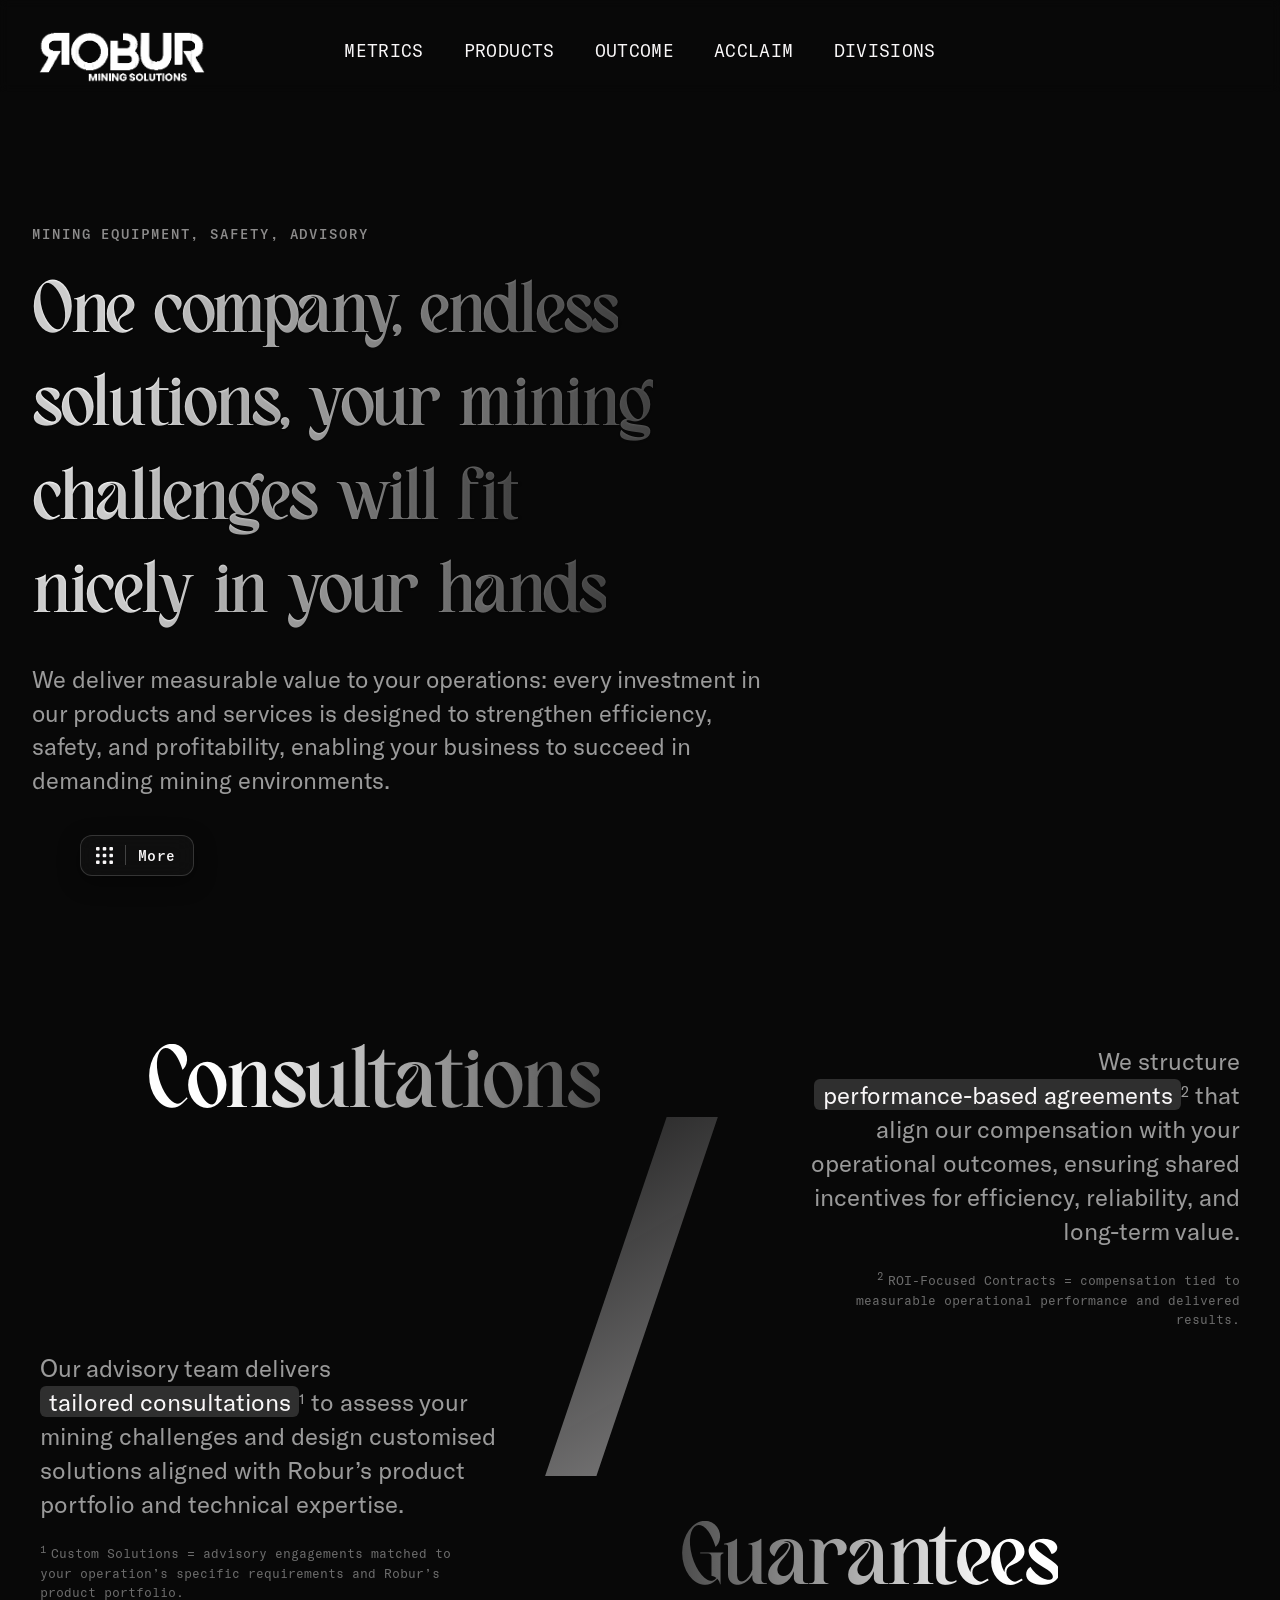
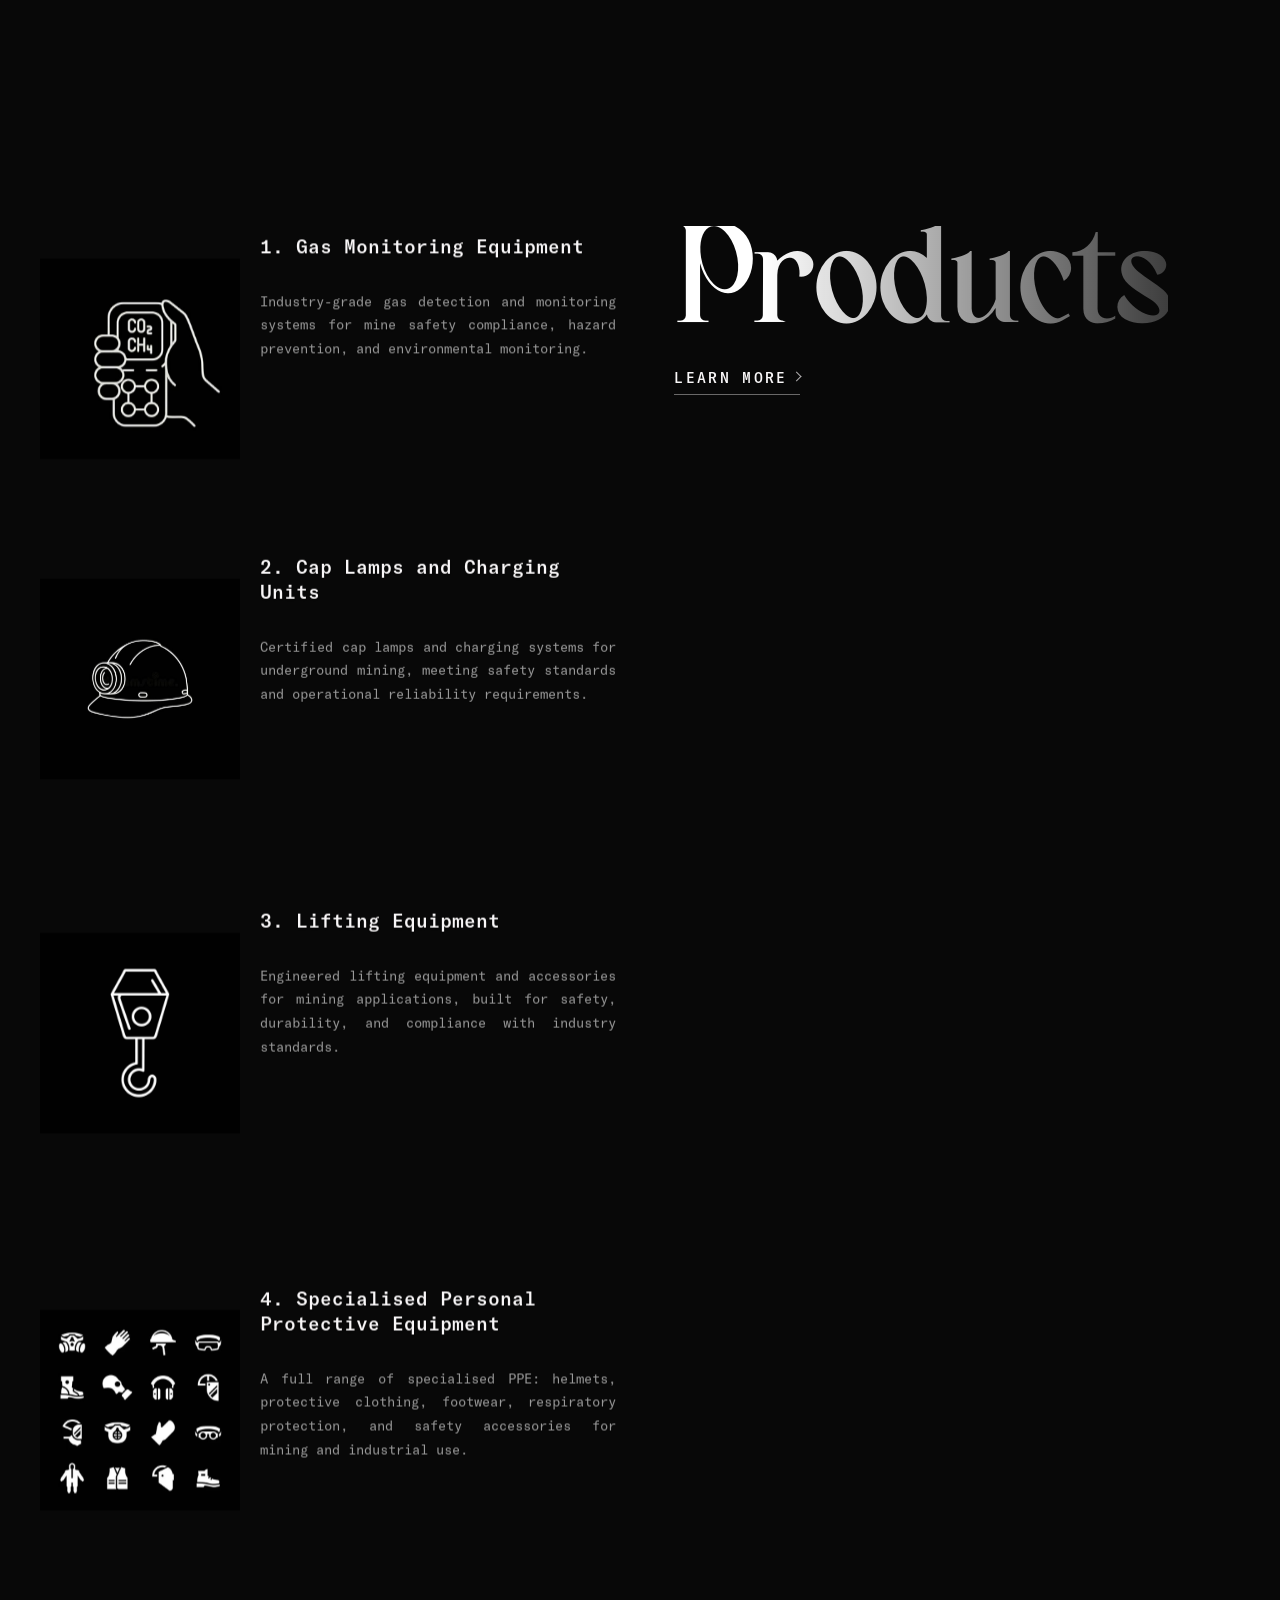
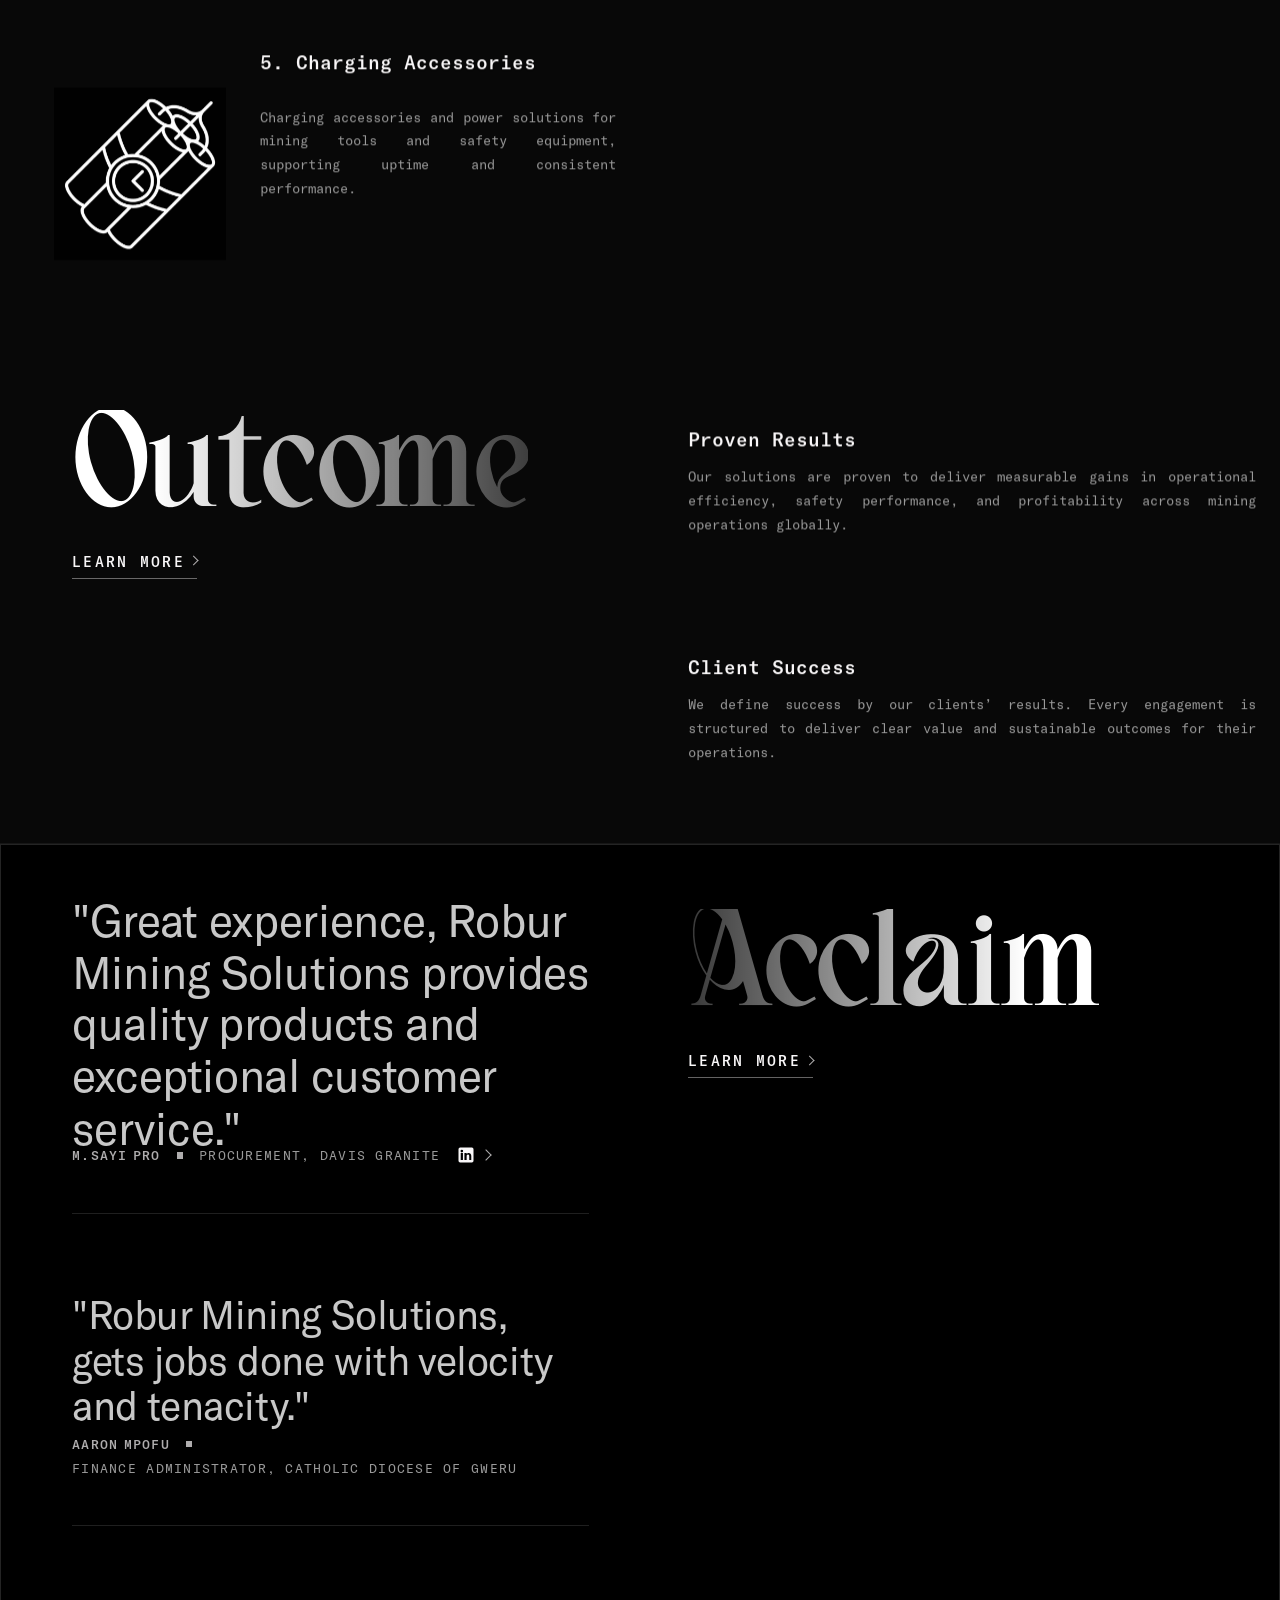
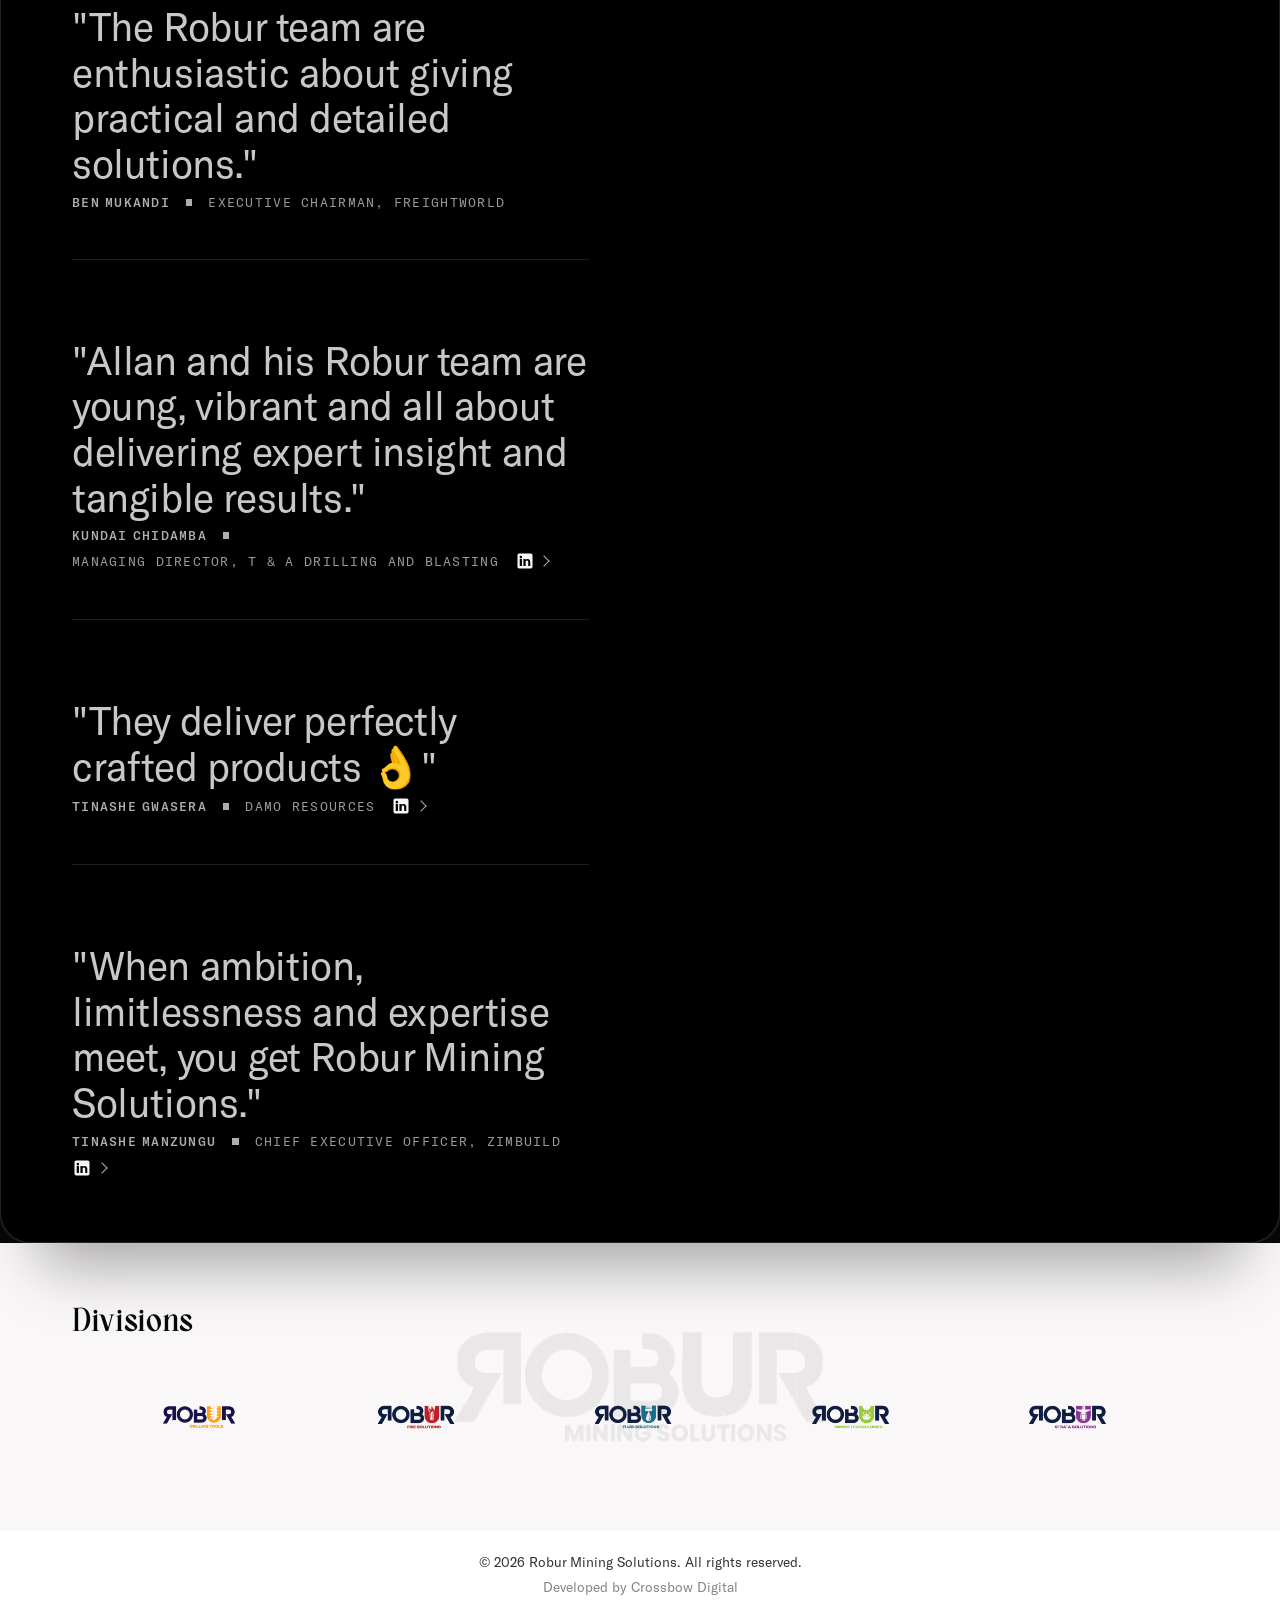
<file: index.html>
<!DOCTYPE html>
<html lang="en">
<head>
    <meta charset="UTF-8">
    <meta name="viewport" content="width=device-width, initial-scale=1.0">
    <meta name="description" content="Robur Mining Solutions delivers mining equipment, safety systems, and advisory services, backed by performance guarantees and tailored support for the Zimbabwean mining sector.">
    <meta name="keywords" content="mining solutions, drilling tools, fire solutions, fluid solutions, mining technologies, strata solutions, PPE safety">
    <meta name="author" content="Robur Mining Solutions">
    <meta name="copyright" content="© 2026 Robur Mining Solutions">
    <meta name="robots" content="index, follow">
    <meta name="theme-color" content="#000000">
    <meta name="apple-mobile-web-app-capable" content="yes">
    <meta name="apple-mobile-web-app-status-bar-style" content="black-translucent">
    <meta name="apple-mobile-web-app-title" content="Robur Mining">
    <meta name="msapplication-TileColor" content="#000000">
    <meta name="msapplication-config" content="none">
    <link rel="canonical" href="https://roburmining.com/">

    <!-- Open Graph -->
    <meta property="og:type" content="website">
    <meta property="og:site_name" content="Robur Mining Solutions">
    <meta property="og:title" content="Robur Mining Solutions, Mining equipment, safety & advisory for Zimbabwe">
    <meta property="og:description" content="One company, endless solutions. Robur delivers mining equipment, safety systems, and advisory services, backed by performance guarantees and tailored support for the Zimbabwean mining sector.">
    <meta property="og:url" content="https://roburmining.com/">
    <meta property="og:image" content="https://roburmining.com/images/final-logo.png">

    <!-- Twitter -->
    <meta name="twitter:card" content="summary_large_image">
    <meta name="twitter:title" content="Robur Mining Solutions, Mining equipment, safety & advisory for Zimbabwe">
    <meta name="twitter:description" content="One company, endless solutions. Mining equipment, safety systems, and advisory services for the Zimbabwean mining sector.">
    <meta name="twitter:image" content="https://roburmining.com/images/final-logo.png">

    <script type="application/ld+json">
    {"@context":"https://schema.org","@graph":[{"@type":["Organization","LocalBusiness"],"name":"Robur Mining Solutions","description":"Mining equipment, safety systems, and advisory services for the Zimbabwean mining sector.","url":"https://roburmining.com/","logo":"https://roburmining.com/images/final-logo.png","foundingDate":"2021","areaServed":"ZW","address":{"@type":"PostalAddress","addressCountry":"ZW","addressRegion":"Midlands","addressLocality":"Gweru"},"copyrightHolder":{"@type":"Organization","name":"Robur Mining Solutions"},"copyrightYear":2026},{"@type":"WebSite","name":"Robur Mining Solutions","url":"https://roburmining.com/","publisher":{"@type":"Organization","name":"Robur Mining Solutions"}}]}
    </script>

    <title>Robur Mining Solutions, Mining Equipment, Safety & Advisory | Zimbabwe</title>
    <link rel="preconnect" href="https://fonts.googleapis.com">
    <link rel="preconnect" href="https://fonts.gstatic.com" crossorigin>
    <link rel="stylesheet" href="web-styles.css?v=8">
    <link rel="preload" as="image" href="images/final-logo.png" fetchpriority="high">
    <link rel="preload" as="style" href="https://fonts.googleapis.com/css2?family=Inter:wght@400;500;600;700;800&display=swap" onload="this.onload=null;this.rel='stylesheet'">
    <noscript><link rel="stylesheet" href="https://fonts.googleapis.com/css2?family=Inter:wght@400;500;600;700;800&display=swap"></noscript>
    
    <!-- Inline fallback styles to ensure black background works -->
    <style>
        /* Critical fallback styles - these will work even if external CSS fails */
        html, body {
            background: #080808 !important;
            background-color: #080808 !important;
            color: #f9f7f8 !important;
            margin: 0 !important;
            padding: 0 !important;
        }

        /* Headings/labels stay light; body paragraphs use beginner.app grey */
        h1, h2, h3, h4, h5, h6, a {
            color: #f9f7f8 !important;
        }
        p {
            color: #9a9a9a !important;
        }

        /* Keep dark section backgrounds predictable */
        .hero, .metrics-section, .products-section, .outcome-section, .acclaim-section {
            background: #080808 !important;
        }

        /* Hero headline left-aligned (not centred) */
        #home.hero {
            justify-content: flex-start !important;
        }
        #home.hero .hero-content {
            text-align: left !important;
        }
        #home.hero .hero-title {
            text-align: left !important;
            align-items: flex-start !important;
            font-weight: 400 !important;
        }
        
        /* Mobile fallback styles */
        @media (max-width: 768px) {
            .hero {
                padding: 132px 1.25rem 20px 1.25rem !important;
                min-height: 100vh !important;
                align-items: stretch !important;
                justify-content: flex-start !important;
            }
            
            .hero-title {
                font-size: 3rem !important;
                font-weight: 400 !important;
                text-align: left !important;
            }
            
            .hero-subtitle {
                font-size: 1.15rem !important;
                line-height: 1.4 !important;
                text-align: left !important;
                text-shadow: 0 1px 1px rgba(0, 0, 0, 0.15) !important;
            }
            
            .divisions-grid {
                grid-template-columns: 1fr !important;
                gap: 1rem !important;
            }
        }
    </style>
</head>
<body>
    <video class="background-refractions" autoplay loop muted playsinline preload="none" title="Background video, © Robur Mining Solutions" aria-label="Background video, © Robur Mining Solutions">
        <source src="images/refractions.mp4" type="video/mp4">
        <!-- Fallback: use main logo animation if refractions video cannot be played -->
        <source src="images/logo1.mp4" type="video/mp4">
    </video>

    <!-- Navigation - Top Bar -->
    <nav class="main-nav">
        <div class="nav-container">
            <div class="nav-logo">
                <a href="#home" class="logo-home" aria-label="Robur Mining Solutions, home">
                    <img src="images/robur-logo-white.png" alt="Robur Mining Solutions" class="logo-image" fetchpriority="high" decoding="async" loading="eager">
                </a>
            </div>
            <div class="nav-links">
                <a href="#metrics" class="nav-link">Metrics</a>
                <a href="#products" class="nav-link">Products</a>
                <a href="#outcome" class="nav-link">Outcome</a>
                <a href="#acclaim" class="nav-link">Acclaim</a>
                <a href="#divisions" class="nav-link">Divisions</a>
            </div>
        </div>
    </nav>

    <!-- Hero Section - Beginner.app Clone -->
    <section id="home" class="hero">
        <div class="hero-content">
            <p class="hero-eyebrow">MINING EQUIPMENT, SAFETY, ADVISORY</p>
            <h1 class="hero-title">
                <span class="title-line"><span class="tl-inner">One company, endless</span></span>
                <span class="title-line"><span class="tl-inner">solutions, your mining</span></span>
                <span class="title-line"><span class="tl-inner">challenges will fit</span></span>
                <span class="title-line"><span class="tl-inner">nicely in your hands</span></span>
            </h1>
            <p class="hero-subtitle">We deliver measurable value to your operations: every investment in our products and services is designed to strengthen efficiency, safety, and profitability, enabling your business to succeed in demanding mining environments.</p>
        </div>
    </section>

    <!-- Metrics Section - beginner.app diagonal split -->
    <section id="metrics" class="metrics-section">
        <div class="metrics-beginner">
            <span class="metrics-slash" aria-hidden="true">/</span>

            <div class="metric-block metric-left fade-in stagger-1">
                <div class="metric-word-wrap"><span class="metric-word">Consultations</span></div>
                <div class="metric-copy">
                    <p class="metric-text">Our advisory team delivers <span class="metric-highlight">tailored consultations</span><sup>1</sup> to assess your mining challenges and design customised solutions aligned with Robur’s product portfolio and technical expertise.</p>
                    <p class="metric-note"><sup>1</sup>Custom Solutions = advisory engagements matched to your operation’s specific requirements and Robur’s product portfolio.</p>
                </div>
            </div>

            <div class="metric-block metric-right fade-in stagger-2">
                <div class="metric-copy">
                    <p class="metric-text">We structure <span class="metric-highlight">performance-based agreements</span><sup>2</sup> that align our compensation with your operational outcomes, ensuring shared incentives for efficiency, reliability, and long-term value.</p>
                    <p class="metric-note"><sup>2</sup>ROI-Focused Contracts = compensation tied to measurable operational performance and delivered results.</p>
                </div>
                <div class="metric-word-wrap metric-word-wrap--right"><span class="metric-word">Guarantees</span></div>
            </div>
        </div>
    </section>

    <!-- Products Section - Sidebar branding + floating product rows (no card chrome) -->
    <section id="products" class="products-section">
        <div class="container">
            <div class="sideways-section">
                <aside class="products-sidebar-video fade-in">
                    <div class="section-word-wrap">
                        <span class="section-word">Products</span>
                        <a href="drilling-tools.html" class="section-learn-more">Learn More</a>
                    </div>
                </aside>
                <div class="content-area">
                    <div class="products-content-layered">
                        <div class="product-item">
                            <div class="section-float">
                            <img src="images/gas monitoring.jpeg" alt="Gas Monitoring Equipment" class="product-image" loading="lazy" decoding="async">
                            <div class="product-text">
                                <h4 class="product-title">Gas Monitoring Equipment</h4>
                                <p class="product-description">Industry-grade gas detection and monitoring systems for mine safety compliance, hazard prevention, and environmental monitoring.</p>
                            </div>
                            </div>
                        </div>
                        <div class="product-item">
                            <div class="section-float">
                            <img src="images/cap lamps.jpeg" alt="Cap Lamps and Charging Units" class="product-image" loading="lazy" decoding="async">
                            <div class="product-text">
                                <h4 class="product-title">Cap Lamps and Charging Units</h4>
                                <p class="product-description">Certified cap lamps and charging systems for underground mining, meeting safety standards and operational reliability requirements.</p>
                            </div>
                            </div>
                        </div>
                        <div class="product-item">
                            <div class="section-float">
                            <img src="images/lifting equipment.jpeg" alt="Lifting Equipment" class="product-image" loading="lazy" decoding="async">
                            <div class="product-text">
                                <h4 class="product-title">Lifting Equipment</h4>
                                <p class="product-description">Engineered lifting equipment and accessories for mining applications, built for safety, durability, and compliance with industry standards.</p>
                            </div>
                            </div>
                        </div>
                        <div class="product-item">
                            <div class="section-float">
                            <img src="images/specialised ppe.jpeg" alt="Specialised Personal Protective Equipment" class="product-image" loading="lazy" decoding="async">
                            <div class="product-text">
                                <h4 class="product-title">Specialised Personal Protective Equipment</h4>
                                <p class="product-description">A full range of specialised PPE: helmets, protective clothing, footwear, respiratory protection, and safety accessories for mining and industrial use.</p>
                            </div>
                            </div>
                        </div>
                        <div class="product-item">
                            <div class="section-float">
                            <img src="images/charging accessories.jpeg" alt="Charging Accessories" class="product-image" loading="lazy" decoding="async">
                            <div class="product-text">
                                <h4 class="product-title">Charging Accessories</h4>
                                <p class="product-description">Charging accessories and power solutions for mining tools and safety equipment, supporting uptime and consistent performance.</p>
                            </div>
                            </div>
                        </div>
                    </div>
                </div>
            </div>
        </div>
    </section>

    <!-- Outcome, same grid as Acclaim: visual + CTA column (left), copy column (right); section name via aria-label only (avoids duplicating artwork text) -->
    <section id="outcome" class="outcome-section" aria-label="Outcome">
        <div class="container outcome-beginner-inner">
            <div class="outcome-showcase-component outcome-word-left">
                <div class="outcome-showcase-copy-col">
                    <div class="outcome-content-layered outcome-content-layered--beginner">
                        <div class="outcome-item fade-in stagger-1">
                            <div class="section-float">
                                <h3 class="outcome-title">Proven Results</h3>
                                <p class="outcome-description">Our solutions are proven to deliver measurable gains in operational efficiency, safety performance, and profitability across mining operations globally.</p>
                            </div>
                        </div>
                        <div class="outcome-item fade-in stagger-2">
                            <div class="section-float">
                                <h3 class="outcome-title">Client Success</h3>
                                <p class="outcome-description">We define success by our clients’ results. Every engagement is structured to deliver clear value and sustainable outcomes for their operations.</p>
                            </div>
                        </div>
                    </div>
                </div>
                <aside class="outcome-showcase-visual-col fade-in">
                    <div class="section-word-wrap">
                        <span class="section-word">Outcome</span>
                        <a href="about.html" class="section-learn-more">Learn More</a>
                    </div>
                </aside>
            </div>
        </div>
    </section>

    <!-- Acclaim, Beginner.app-style: quotes column + sticky title / branding / CTA -->
    <section id="acclaim" class="acclaim-section">
        <div class="acclaim-beginner-panel">
            <div class="container acclaim-beginner-inner">
                <div class="acclaim-quotes-component">
                    <div class="acclaim-quotes-left">
                        <div class="acclaim-quote-list" role="list">
                            <article class="acclaim-quote-item fade-in stagger-1" role="listitem">
                                <blockquote class="acclaim-quote-text">"Great experience, Robur Mining Solutions provides quality products and exceptional customer service."</blockquote>
                                <div class="acclaim-quote-spacer" aria-hidden="true"></div>
                                <div class="acclaim-quote-meta">
                                    <div class="acclaim-quote-name">
                                        <span class="acclaim-name-part">M.Sayi</span>
                                        <span class="acclaim-name-part">Pro</span>
                                    </div>
                                    <span class="acclaim-quote-divider" aria-hidden="true"></span>
                                    <p class="acclaim-quote-credits">Procurement, Davis Granite</p>
                                    <a href="https://www.linkedin.com/in/sayilinkedin" class="acclaim-social" target="_blank" rel="noopener noreferrer" aria-label="Melusi Sayi on LinkedIn">
                                        <svg viewBox="0 0 24 24" fill="currentColor" aria-hidden="true"><path d="M19 3a2 2 0 0 1 2 2v14a2 2 0 0 1-2 2H5a2 2 0 0 1-2-2V5a2 2 0 0 1 2-2h14zM8.34 9.5H5.67V18h2.67V9.5zM7.01 5.75a1.55 1.55 0 1 0 0 3.1 1.55 1.55 0 0 0 0-3.1zM18.34 18v-4.67c0-2.5-1.35-3.66-3.13-3.66-1.43 0-2.07.79-2.43 1.35V9.5h-2.67V18h2.67v-4.4c0-1.16.22-2.29 1.66-2.29 1.41 0 1.43 1.33 1.43 2.37V18h2.5z"/></svg>
                                    </a>
                                </div>
                            </article>
                            <article class="acclaim-quote-item fade-in stagger-2" role="listitem">
                                <blockquote class="acclaim-quote-text">"Robur Mining Solutions, gets jobs done with velocity and tenacity."</blockquote>
                                <div class="acclaim-quote-spacer" aria-hidden="true"></div>
                                <div class="acclaim-quote-meta">
                                    <div class="acclaim-quote-name">
                                        <span class="acclaim-name-part">Aaron</span>
                                        <span class="acclaim-name-part">MPOFU</span>
                                    </div>
                                    <span class="acclaim-quote-divider" aria-hidden="true"></span>
                                    <p class="acclaim-quote-credits">Finance Administrator, Catholic Diocese of Gweru</p>
                                </div>
                            </article>
                            <article class="acclaim-quote-item fade-in stagger-3" role="listitem">
                                <blockquote class="acclaim-quote-text">"The Robur team are enthusiastic about giving practical and detailed solutions."</blockquote>
                                <div class="acclaim-quote-spacer" aria-hidden="true"></div>
                                <div class="acclaim-quote-meta">
                                    <div class="acclaim-quote-name">
                                        <span class="acclaim-name-part">Ben</span>
                                        <span class="acclaim-name-part">Mukandi</span>
                                    </div>
                                    <span class="acclaim-quote-divider" aria-hidden="true"></span>
                                    <p class="acclaim-quote-credits">Executive Chairman, Freightworld</p>
                                </div>
                            </article>
                            <article class="acclaim-quote-item fade-in stagger-4" role="listitem">
                                <blockquote class="acclaim-quote-text">"Allan and his Robur team are young, vibrant and all about delivering expert insight and tangible results."</blockquote>
                                <div class="acclaim-quote-spacer" aria-hidden="true"></div>
                                <div class="acclaim-quote-meta">
                                    <div class="acclaim-quote-name">
                                        <span class="acclaim-name-part">Kundai</span>
                                        <span class="acclaim-name-part">Chidamba</span>
                                    </div>
                                    <span class="acclaim-quote-divider" aria-hidden="true"></span>
                                    <p class="acclaim-quote-credits">Managing Director, T &amp; A Drilling and Blasting</p>
                                    <a href="https://www.linkedin.com/in/kundai-chidamba-b4910b89" class="acclaim-social" target="_blank" rel="noopener noreferrer" aria-label="Kundai Chidamba on LinkedIn">
                                        <svg viewBox="0 0 24 24" fill="currentColor" aria-hidden="true"><path d="M19 3a2 2 0 0 1 2 2v14a2 2 0 0 1-2 2H5a2 2 0 0 1-2-2V5a2 2 0 0 1 2-2h14zM8.34 9.5H5.67V18h2.67V9.5zM7.01 5.75a1.55 1.55 0 1 0 0 3.1 1.55 1.55 0 0 0 0-3.1zM18.34 18v-4.67c0-2.5-1.35-3.66-3.13-3.66-1.43 0-2.07.79-2.43 1.35V9.5h-2.67V18h2.67v-4.4c0-1.16.22-2.29 1.66-2.29 1.41 0 1.43 1.33 1.43 2.37V18h2.5z"/></svg>
                                    </a>
                                </div>
                            </article>
                            <article class="acclaim-quote-item fade-in stagger-5" role="listitem">
                                <blockquote class="acclaim-quote-text">"They deliver perfectly crafted products 👌"</blockquote>
                                <div class="acclaim-quote-spacer" aria-hidden="true"></div>
                                <div class="acclaim-quote-meta">
                                    <div class="acclaim-quote-name">
                                        <span class="acclaim-name-part">Tinashe</span>
                                        <span class="acclaim-name-part">Gwasera</span>
                                    </div>
                                    <span class="acclaim-quote-divider" aria-hidden="true"></span>
                                    <p class="acclaim-quote-credits">Damo Resources</p>
                                    <a href="https://www.linkedin.com/in/tinashe-gwasera-3889b014b" class="acclaim-social" target="_blank" rel="noopener noreferrer" aria-label="Tinashe Gwasera on LinkedIn">
                                        <svg viewBox="0 0 24 24" fill="currentColor" aria-hidden="true"><path d="M19 3a2 2 0 0 1 2 2v14a2 2 0 0 1-2 2H5a2 2 0 0 1-2-2V5a2 2 0 0 1 2-2h14zM8.34 9.5H5.67V18h2.67V9.5zM7.01 5.75a1.55 1.55 0 1 0 0 3.1 1.55 1.55 0 0 0 0-3.1zM18.34 18v-4.67c0-2.5-1.35-3.66-3.13-3.66-1.43 0-2.07.79-2.43 1.35V9.5h-2.67V18h2.67v-4.4c0-1.16.22-2.29 1.66-2.29 1.41 0 1.43 1.33 1.43 2.37V18h2.5z"/></svg>
                                    </a>
                                </div>
                            </article>
                            <article class="acclaim-quote-item fade-in stagger-6" role="listitem">
                                <blockquote class="acclaim-quote-text">"When ambition, limitlessness and expertise meet, you get Robur Mining Solutions."</blockquote>
                                <div class="acclaim-quote-spacer" aria-hidden="true"></div>
                                <div class="acclaim-quote-meta">
                                    <div class="acclaim-quote-name">
                                        <span class="acclaim-name-part">Tinashe</span>
                                        <span class="acclaim-name-part">Manzungu</span>
                                    </div>
                                    <span class="acclaim-quote-divider" aria-hidden="true"></span>
                                    <p class="acclaim-quote-credits">Chief Executive Officer, Zimbuild</p>
                                    <a href="https://www.linkedin.com/in/tinashe-manzungu-473a31152" class="acclaim-social" target="_blank" rel="noopener noreferrer" aria-label="Tinashe Manzungu on LinkedIn">
                                        <svg viewBox="0 0 24 24" fill="currentColor" aria-hidden="true"><path d="M19 3a2 2 0 0 1 2 2v14a2 2 0 0 1-2 2H5a2 2 0 0 1-2-2V5a2 2 0 0 1 2-2h14zM8.34 9.5H5.67V18h2.67V9.5zM7.01 5.75a1.55 1.55 0 1 0 0 3.1 1.55 1.55 0 0 0 0-3.1zM18.34 18v-4.67c0-2.5-1.35-3.66-3.13-3.66-1.43 0-2.07.79-2.43 1.35V9.5h-2.67V18h2.67v-4.4c0-1.16.22-2.29 1.66-2.29 1.41 0 1.43 1.33 1.43 2.37V18h2.5z"/></svg>
                                    </a>
                                </div>
                            </article>
                        </div>
                    </div>
                    <div class="acclaim-quotes-right">
                        <div class="acclaim-quotes-right-inner">
                            <div class="section-word-wrap fade-in">
                                <span class="section-word">Acclaim</span>
                                <a href="about.html" class="section-learn-more">Learn More</a>
                            </div>
                        </div>
                    </div>
                </div>
            </div>
        </div>
    </section>

    <!-- Divisions Section -->
    <section id="divisions" class="divisions-section" style="background: #f9f7f8 !important; background-color: #f9f7f8 !important;">
        <div class="container" style="background: #f9f7f8 !important; background-color: #f9f7f8 !important;">
            <img class="divisions-watermark" src="images/robur-logo-white.png" alt="" aria-hidden="true" decoding="async" loading="lazy">
            <h2 class="divisions-title">Divisions</h2>
            <div class="divisions-grid">
                <a href="drilling-tools.html" class="division-card scale-in stagger-1" data-division="Drilling Tools">
                    <div class="division-logo-container">
                        <img class="division-logo" src="images/robur-drilling-tools.png" alt="Drilling Tools" loading="lazy" decoding="async">
                    </div>
                    <div class="division-overlay">
                        <h3>Drilling Tools</h3>
                        <p>Advanced drilling equipment and solutions</p>
                        <span class="learn-more">Learn More →</span>
                    </div>
                </a>

                <a href="fire-solutions.html" class="division-card scale-in stagger-2" data-division="Fire Solutions">
                    <div class="division-logo-container">
                        <img class="division-logo" src="images/robur-fire-solutions.png" alt="Fire Solutions" loading="lazy" decoding="async">
                    </div>
                    <div class="division-overlay">
                        <h3>Fire Solutions</h3>
                        <p>Comprehensive fire safety systems</p>
                        <span class="learn-more">Learn More →</span>
                    </div>
                </a>

                <a href="fluid-solutions.html" class="division-card scale-in stagger-3" data-division="Fluid Solutions">
                    <div class="division-logo-container">
                        <img class="division-logo" src="images/robur-fluid-solutions.png" alt="Fluid Solutions" loading="lazy" decoding="async">
                    </div>
                    <div class="division-overlay">
                        <h3>Fluid Solutions</h3>
                        <p>Advanced fluid management systems</p>
                        <span class="learn-more">Learn More →</span>
                    </div>
                </a>

                <a href="mining-technologies.html" class="division-card scale-in stagger-4" data-division="Mining Technologies">
                    <div class="division-logo-container">
                        <img class="division-logo" src="images/robur-mining-technologies.png" alt="Mining Technologies" loading="lazy" decoding="async">
                    </div>
                    <div class="division-overlay">
                        <h3>Mining Technologies</h3>
                        <p>Cutting-edge mining innovations</p>
                        <span class="learn-more">Learn More →</span>
                    </div>
                </a>

                <a href="strata-solutions.html" class="division-card scale-in stagger-5" data-division="Strata Solutions">
                    <div class="division-logo-container">
                        <img class="division-logo" src="images/robur-strata-solutions.png" alt="Strata Solutions" loading="lazy" decoding="async">
                    </div>
                    <div class="division-overlay">
                        <h3>Strata Solutions</h3>
                        <p>Geological and strata management</p>
                        <span class="learn-more">Learn More →</span>
                    </div>
                </a>

            </div>
        </div>
    </section>

    

    

    <!-- Floating More Button -->
    <div class="floating-more">
        <button class="floating-more-button" id="floatingMoreButton" aria-label="More">
            <span class="more-grid" aria-hidden="true">
                <svg width="17" height="17" viewBox="0 0 17 17" fill="currentColor" xmlns="http://www.w3.org/2000/svg">
                    <rect x="0" y="0" width="3.6" height="3.6" rx="1"/>
                    <rect x="6.7" y="0" width="3.6" height="3.6" rx="1"/>
                    <rect x="13.4" y="0" width="3.6" height="3.6" rx="1"/>
                    <rect x="0" y="6.7" width="3.6" height="3.6" rx="1"/>
                    <rect x="6.7" y="6.7" width="3.6" height="3.6" rx="1"/>
                    <rect x="13.4" y="6.7" width="3.6" height="3.6" rx="1"/>
                    <rect x="0" y="13.4" width="3.6" height="3.6" rx="1"/>
                    <rect x="6.7" y="13.4" width="3.6" height="3.6" rx="1"/>
                    <rect x="13.4" y="13.4" width="3.6" height="3.6" rx="1"/>
                </svg>
            </span>
            <span class="more-divider" aria-hidden="true"></span>
            <span class="more-text">More</span>
        </button>
        <div class="floating-more-menu" id="floatingMoreMenu">
            <a href="who-we-are.html" class="floating-more-link">Who We Are</a>
            <a href="contacts.html" class="floating-more-link">Contacts</a>
            <a href="investment-opportunities.html" class="floating-more-link">Investment Opportunities</a>
            <div class="more-menu-item">
                <a href="#community" class="floating-more-link">Community</a>
                <div class="more-submenu">
                    <a href="https://www.linkedin.com/company/roburmining/" target="_blank" rel="noopener noreferrer" class="floating-more-sublink">LinkedIn</a>
                    <a href="https://www.facebook.com/share/1BDQdeGoye/" target="_blank" rel="noopener noreferrer" class="floating-more-sublink">Facebook</a>
                    <a href="https://x.com/MiningRobuR" target="_blank" rel="noopener noreferrer" class="floating-more-sublink">Twitter</a>
                </div>
            </div>
        </div>
    </div>

    <!-- Footer -->
    <footer class="main-footer">
        <div class="container">
            <div class="footer-content">
                <div class="footer-copyright">
                    <p>&copy; 2026 Robur Mining Solutions. All rights reserved.</p>
                    <p class="developer-credit">Developed by Crossbow Digital</p>
                </div>
            </div>
        </div>
    </footer>

    <script src="script.js" defer></script>
    <!-- Products/Outcome float: inline so it always runs with this page (not blocked by cached script.js) -->
    <script>
    (function () {
        function startFloatMotion() {
            var nodes = document.querySelectorAll('.products-section .section-float, .outcome-section .section-float');
            if (!nodes.length) return;
            var list = Array.prototype.slice.call(nodes);
            var reduced = window.matchMedia('(prefers-reduced-motion: reduce)').matches;
            var amplitude = reduced ? 10 : 32;
            var speed = reduced ? 0.0007 : 0.0014;
            var t0 = performance.now();
            list.forEach(function (el, i) {
                el.style.willChange = 'transform';
                el.setAttribute('data-ph', String(i * 1.1));
            });
            function tick(now) {
                var t = now - t0;
                list.forEach(function (el) {
                    var ph = parseFloat(el.getAttribute('data-ph') || '0', 10) || 0;
                    var y = amplitude * Math.sin(t * speed + ph);
                    el.style.setProperty('transform', 'translate3d(0, ' + y.toFixed(2) + 'px, 0)', 'important');
                });
                requestAnimationFrame(tick);
            }
            requestAnimationFrame(tick);
        }
        if (document.readyState === 'loading') {
            document.addEventListener('DOMContentLoaded', startFloatMotion);
        } else {
            startFloatMotion();
        }
    })();
    </script>
    
    <script>
        // Adjust speed and force-play background refractions video
        document.addEventListener('DOMContentLoaded', () => {
            const refractionsVideo = document.querySelector('.background-refractions');
            if (refractionsVideo) {
                const setSpeed = () => { refractionsVideo.playbackRate = 1.25; };
                ['loadedmetadata', 'loadeddata', 'canplay'].forEach(evt => {
                    refractionsVideo.addEventListener(evt, setSpeed, { once: true });
                });
                // Fallback in case metadata event was already fired
                setSpeed();
                // Try to explicitly start playback (muted autoplay is usually allowed)
                refractionsVideo.play().catch(() => {});
            }
        });
    </script>

    <script>
        // One continuous sentence per quote: collapse whitespace, strip old line spans, normalize straight quotes.
        function wrapBlockquoteLines() {
            document.querySelectorAll('.acclaim-section blockquote').forEach(function (blockquote) {
                var inner = blockquote.textContent.replace(/\s+/g, ' ').trim();
                inner = inner.replace(/^[\u201c\u201d\u2018\u2019"'„«»]+|[\u201c\u201d\u2018\u2019"'„«»]+$/g, '').trim();
                blockquote.textContent = '"' + inner + '"';
                delete blockquote.dataset.wrapped;
            });
        }
        
        // Wrap blockquotes on page load and resize
        function initBlockquoteWrapping() {
            // Wait a bit to ensure DOM is fully ready
            setTimeout(() => {
                wrapBlockquoteLines();
                // Also run translucency after wrapping to ensure lines are processed
                if (typeof handleScrollTranslucency === 'function') {
                    handleScrollTranslucency();
                }
            }, 100);
        }
        
        if (document.readyState === 'loading') {
            document.addEventListener('DOMContentLoaded', initBlockquoteWrapping);
        } else {
            initBlockquoteWrapping();
        }
        window.addEventListener('resize', () => {
            wrapBlockquoteLines();
            if (typeof handleScrollTranslucency === 'function') {
                handleScrollTranslucency();
            }
        });
        
        // Scroll translucency disabled - keep all content fully visible when scrolling
        function handleScrollTranslucency() {
            document.querySelectorAll('.blockquote-line, .title-line, .hero *, .hero-section *, .metrics-section *, .products-section *, .outcome-section *, .acclaim-section *, .divisions-section *').forEach(el => {
                if (!el.closest('.main-nav') && !el.classList.contains('hero-image')) {
                    el.classList.remove('translucent-text', 'translucent-text-light', 'translucent-text-medium', 'translucent-text-strong');
                    el.style.opacity = '';
                }
            });
            const heroSubtitle = document.querySelector('.hero-subtitle');
            if (heroSubtitle) heroSubtitle.style.opacity = '1';
            return;
            const header = document.querySelector('.main-nav');
            if (!header) return;
            
            const headerHeight = header.offsetHeight;
            const headerRect = header.getBoundingClientRect();
            const headerBottom = headerRect.bottom;
            const headerTop = headerRect.top;
            
            // Get ALL text elements across all sections - process each independently
            // Don't group by section - each element is processed on its own
            // First get blockquote-line elements separately to ensure they're included
            const blockquoteLines = document.querySelectorAll('.acclaim-section .blockquote-line');
            // Get hero title lines separately
            const heroTitleLines = document.querySelectorAll('.hero-title .title-line');
            // Get other text elements - include products section elements specifically
            const allTextElements = document.querySelectorAll('.hero-section h1, .hero-section h2, .hero-section h3, .hero-section h4, .hero-section h5, .hero-section h6, .hero-section p, .hero-section span, .hero-section a, .metrics-section h1, .metrics-section h2, .metrics-section h3, .metrics-section h4, .metrics-section h5, .metrics-section h6, .metrics-section p, .metrics-section span, .metrics-section a, .metrics-section li, .metrics-section td, .metrics-section th, .products-section h1, .products-section h2, .products-section h3, .products-section h4, .products-section h5, .products-section h6, .products-section p, .products-section span, .products-section a, .products-section li, .products-section td, .products-section th, .products-section .product-title, .products-section .product-description, .outcome-section h1, .outcome-section h2, .outcome-section h3, .outcome-section h4, .outcome-section h5, .outcome-section h6, .outcome-section p, .outcome-section span, .outcome-section a, .outcome-section li, .outcome-section td, .outcome-section th, .acclaim-section h1, .acclaim-section h2, .acclaim-section h3, .acclaim-section h4, .acclaim-section h5, .acclaim-section h6, .acclaim-section p, .acclaim-section a, .acclaim-section li, .acclaim-section td, .acclaim-section th, .divisions-section h1, .divisions-section h2, .divisions-section h3, .divisions-section h4, .divisions-section h5, .divisions-section h6, .divisions-section p, .divisions-section span, .divisions-section a, .divisions-section li, .divisions-section td, .divisions-section th, .contact-details-section h1, .contact-details-section h2, .contact-details-section h3, .contact-details-section h4, .contact-details-section h5, .contact-details-section h6, .contact-details-section p, .contact-details-section span, .contact-details-section a, .contact-details-section li, .contact-details-section td, .contact-details-section th');
            
            // Filter out any blockquote-line and title-line elements from allTextElements to avoid duplicates
            // Also filter out container divs and elements without direct text content
            const filteredTextElements = Array.from(allTextElements).filter(el => {
                if (el.classList.contains('blockquote-line')) return false;
                if (el.classList.contains('title-line')) return false;
                if (el.tagName === 'DIV' && !el.textContent.trim()) return false;
                if (el.classList.contains('container') || el.classList.contains('acclaim-grid') || el.classList.contains('acclaim-quote-item')) return false;
                return true;
            });
            
            // Combine blockquote lines, hero title lines, and other elements
            const combinedElements = filteredTextElements.concat(Array.from(blockquoteLines), Array.from(heroTitleLines));
            
            // Process each element completely independently
            combinedElements.forEach(element => {
                    // Skip navigation elements
                    if (element.closest('.main-nav') ||
                        element.closest('.nav-container') ||
                        element.offsetHeight === 0 || // Skip hidden elements
                        element.offsetWidth === 0) {
                        return;
                    }
                    
                    // Skip division logos - they should always be visible
                    if (element.classList.contains('division-logo') ||
                        element.closest('.division-logo-container') ||
                        element.tagName === 'IMG' && element.closest('.division-card')) {
                        element.style.opacity = '1';
                        element.style.visibility = 'visible';
                        return;
                    }
                    
                    // Skip acclaim attribution (Beginner-style meta row)
                    if (element.closest('.acclaim-quote-meta') ||
                        element.classList.contains('acclaim-name-part') ||
                        element.classList.contains('acclaim-quote-credits')) {
                        return;
                    }
                    
                    // Skip acclaim quote item shells
                    if (element.classList.contains('acclaim-quote-item') ||
                        (element.closest('.acclaim-quote-item') && element.tagName === 'DIV' && !element.classList.contains('blockquote-line'))) {
                        return;
                    }
                    
                    // Skip blockquote elements themselves - only process their line children
                    if (element.tagName === 'BLOCKQUOTE' && !element.classList.contains('blockquote-line')) {
                        return;
                    }
                    
                    // Skip large container divs that might cause whole-section blurring
                    if (element.tagName === 'DIV' && 
                        (element.classList.contains('acclaim-grid') || 
                         element.classList.contains('container') ||
                         element.classList.contains('section-header'))) {
                        return;
                    }
                    
                    // Process blockquote lines individually (they're now wrapped in spans)
                    if (element.classList.contains('blockquote-line')) {
                        // This is a line within a blockquote - process it individually
                        const elementRect = element.getBoundingClientRect();
                        const elementTop = elementRect.top;
                        const elementBottom = elementRect.bottom;
                        const elementHeight = elementRect.height;
                        
                        // Remove all translucency classes first
                        element.classList.remove('translucent-text', 'translucent-text-light', 'translucent-text-medium', 'translucent-text-strong');
                        element.style.opacity = '';
                        
                        // Check if this line is entering header
                        const isInHeader = elementTop < headerBottom && elementBottom > headerRect.top;
                        
                        if (isInHeader) {
                            // Calculate overlap with header
                            const overlapTop = Math.max(elementTop, headerRect.top);
                            const overlapBottom = Math.min(elementBottom, headerBottom);
                            const overlapHeight = Math.max(0, overlapBottom - overlapTop);
                            const overlapRatio = overlapHeight / elementHeight;
                            
                            // Calculate distance from header top
                            const distanceFromHeaderTop = elementTop - headerRect.top;
                            const fadeZone = 150;
                            const fadeRatio = Math.min(Math.max(distanceFromHeaderTop / fadeZone, 0), 1);
                            
                            // Apply translucency based on how much is in header
                            const combinedRatio = (overlapRatio + (1 - fadeRatio)) / 2;
                            
                            if (combinedRatio > 0.75) {
                                element.classList.add('translucent-text-strong');
                            } else if (combinedRatio > 0.5) {
                                element.classList.add('translucent-text-medium');
                            } else if (combinedRatio > 0.25) {
                                element.classList.add('translucent-text-light');
                            } else {
                                element.classList.add('translucent-text');
                            }
                        } else if (elementBottom < headerRect.top) {
                            element.style.opacity = '1';
                        } else if (elementTop > headerBottom) {
                            element.style.opacity = '1';
                        }
                        return; // Skip normal processing for blockquote lines
                    }
                    
                    // Get the position of this specific element
                    const elementRect = element.getBoundingClientRect();
                    const elementTop = elementRect.top;
                    const elementBottom = elementRect.bottom;
                    const elementHeight = elementRect.height;
                    
                    // Remove all translucency classes first
                    element.classList.remove('translucent-text', 'translucent-text-light', 'translucent-text-medium', 'translucent-text-strong');
                    element.style.opacity = '';
                    element.style.transition = 'opacity 0.3s ease';
                    
                    // Check if this specific line/element is entering or inside the header area
                    // Element is in header when its top is below header top and its bottom is above header bottom
                    const isInHeader = elementTop < headerBottom && elementBottom > headerTop;
                    
                    if (isInHeader) {
                        // This line is entering/inside header area - make translucent based on its position
                        // Calculate how much of this element is inside the header
                        const overlapTop = Math.max(elementTop, headerTop);
                        const overlapBottom = Math.min(elementBottom, headerBottom);
                        const overlapHeight = Math.max(0, overlapBottom - overlapTop);
                        const overlapRatio = elementHeight > 0 ? overlapHeight / elementHeight : 0;
                        
                        // Calculate distance from header top (for smooth fade effect)
                        const distanceFromHeaderTop = elementTop - headerTop;
                        const fadeZone = 100; // Distance over which translucency fades in (smoother transition)
                        const fadeRatio = Math.min(Math.max(distanceFromHeaderTop / fadeZone, 0), 1);
                        
                        // Calculate how much of the element is actually behind the header
                        const elementCenter = (elementTop + elementBottom) / 2;
                        const isBehindHeader = elementCenter < headerBottom && elementCenter > headerTop;
                        
                        // Apply translucency based on how much is in header and position
                        // More translucent when more of the element is in header
                        const combinedRatio = isBehindHeader ? 
                            Math.max(overlapRatio, 1 - fadeRatio) : 
                            (overlapRatio + (1 - fadeRatio)) / 2;
                        
                        if (combinedRatio > 0.7) {
                            element.classList.add('translucent-text-strong'); // Most translucent (0.3 opacity)
                        } else if (combinedRatio > 0.45) {
                            element.classList.add('translucent-text-medium'); // Medium (0.4 opacity)
                        } else if (combinedRatio > 0.2) {
                            element.classList.add('translucent-text-light'); // Light (0.5 opacity)
                        } else {
                            element.classList.add('translucent-text'); // Slight (0.3 opacity)
                        }
                    } else if (elementBottom < headerTop) {
                        // Element is above header - fully opaque
                        element.style.opacity = '1';
                        element.classList.remove('translucent-text', 'translucent-text-light', 'translucent-text-medium', 'translucent-text-strong');
                    } else if (elementTop > headerBottom) {
                        // Element has passed header from bottom - fully opaque
                        element.style.opacity = '1';
                        element.classList.remove('translucent-text', 'translucent-text-light', 'translucent-text-medium', 'translucent-text-strong');
                    }
            });
        }

        // Function to wrap nav link text into spans for line-by-line translucency
        function wrapNavLinkText() {
            const navLinks = document.querySelectorAll('.main-nav .nav-link');
            navLinks.forEach(navLink => {
                // Check if already wrapped
                if (navLink.dataset.wrapped === 'true') return;
                
                const originalText = navLink.textContent.trim();
                const words = originalText.split(' ');
                
                // Clear and rebuild with wrapped words
                navLink.innerHTML = '';
                words.forEach((word, index) => {
                    const span = document.createElement('span');
                    span.className = 'nav-link-word';
                    span.textContent = word + (index < words.length - 1 ? ' ' : '');
                    navLink.appendChild(span);
                });
                
                navLink.dataset.wrapped = 'true';
            });
        }
        
        // Header translucency disabled - keep nav links fully visible
        function handleHeaderTranslucency() {
            document.querySelectorAll('.main-nav .nav-link-word, .main-nav .nav-link').forEach(el => {
                el.classList.remove('header-translucent', 'header-translucent-light', 'header-translucent-medium', 'header-translucent-strong');
            });
            return;
            const header = document.querySelector('.main-nav');
            if (!header) return;
            
            const headerRect = header.getBoundingClientRect();
            const headerTop = headerRect.top;
            const headerBottom = headerRect.bottom;
            
            // Get all nav link words (wrapped spans) or fallback to nav links
            const navLinkWords = document.querySelectorAll('.main-nav .nav-link-word, .main-nav .nav-link');
            
            // Get all content elements that could be behind the header
            const contentElements = document.querySelectorAll('.metrics-section h1, .metrics-section h2, .metrics-section h3, .metrics-section h4, .metrics-section h5, .metrics-section h6, .metrics-section p, .metrics-section span, .products-section h1, .products-section h2, .products-section h3, .products-section h4, .products-section h5, .products-section h6, .products-section p, .products-section span, .outcome-section h1, .outcome-section h2, .outcome-section h3, .outcome-section h4, .outcome-section h5, .outcome-section h6, .outcome-section p, .outcome-section span, .acclaim-section h1, .acclaim-section h2, .acclaim-section h3, .acclaim-section h4, .acclaim-section h5, .acclaim-section h6, .acclaim-section p, .acclaim-section .blockquote-line, .divisions-section h1, .divisions-section h2, .divisions-section h3, .divisions-section h4, .divisions-section h5, .divisions-section h6, .divisions-section p, .divisions-section span, .contact-details-section h1, .contact-details-section h2, .contact-details-section h3, .contact-details-section h4, .contact-details-section h5, .contact-details-section h6, .contact-details-section p, .contact-details-section span');
            
            navLinkWords.forEach(navElement => {
                const navRect = navElement.getBoundingClientRect();
                const navTop = navRect.top;
                const navBottom = navRect.bottom;
                const navLeft = navRect.left;
                const navRight = navRect.right;
                
                // Check if any content element is behind this nav element
                let hasContentBehind = false;
                let maxOverlap = 0;
                
                contentElements.forEach(element => {
                    // Skip hidden elements
                    if (element.offsetHeight === 0 || element.offsetWidth === 0) return;
                    
                    const elementRect = element.getBoundingClientRect();
                    const elementTop = elementRect.top;
                    const elementBottom = elementRect.bottom;
                    const elementLeft = elementRect.left;
                    const elementRight = elementRect.right;
                    
                    // Check if element overlaps with nav element vertically and horizontally
                    const verticalOverlap = elementTop < navBottom && elementBottom > navTop;
                    const horizontalOverlap = elementLeft < navRight && elementRight > navLeft;
                    
                    if (verticalOverlap && horizontalOverlap) {
                        // Calculate overlap ratio
                        const overlapTop = Math.max(elementTop, navTop);
                        const overlapBottom = Math.min(elementBottom, navBottom);
                        const overlapHeight = Math.max(0, overlapBottom - overlapTop);
                        const navHeight = navBottom - navTop;
                        const overlapRatio = navHeight > 0 ? overlapHeight / navHeight : 0;
                        
                        if (overlapRatio > maxOverlap) {
                            maxOverlap = overlapRatio;
                        }
                        
                        hasContentBehind = true;
                    }
                });
                
                // Apply translucency based on content behind
                navElement.classList.remove('header-translucent', 'header-translucent-light', 'header-translucent-medium', 'header-translucent-strong');
                
                if (hasContentBehind) {
                    if (maxOverlap > 0.75) {
                        navElement.classList.add('header-translucent-strong');
                    } else if (maxOverlap > 0.5) {
                        navElement.classList.add('header-translucent-medium');
                    } else if (maxOverlap > 0.25) {
                        navElement.classList.add('header-translucent-light');
                    } else {
                        navElement.classList.add('header-translucent');
                    }
                }
            });
        }

        // Add scroll event listener with throttling for performance
        let scrollTimeout;
        window.addEventListener('scroll', () => {
            if (scrollTimeout) {
                cancelAnimationFrame(scrollTimeout);
            }
            scrollTimeout = requestAnimationFrame(() => {
                handleScrollTranslucency();
                handleHeaderTranslucency();
            });
        });
        
        // Wrap nav links on page load
        if (document.readyState === 'loading') {
            document.addEventListener('DOMContentLoaded', () => {
                wrapNavLinkText();
                handleScrollTranslucency();
                handleHeaderTranslucency();
            });
        } else {
            wrapNavLinkText();
            handleScrollTranslucency();
            handleHeaderTranslucency();
        }
    </script>

    <script>
        // Highlight active nav link based on scroll position
        function updateActiveNavLink() {
            const sections = document.querySelectorAll('section[id]');
            const navLinks = document.querySelectorAll('.nav-link');
            const scrollPosition = window.scrollY + 150; // Offset for header height

            sections.forEach(section => {
                const sectionTop = section.offsetTop;
                const sectionHeight = section.offsetHeight;
                const sectionId = section.getAttribute('id');

                if (scrollPosition >= sectionTop && scrollPosition < sectionTop + sectionHeight) {
                    navLinks.forEach(link => {
                        link.classList.remove('active');
                        if (link.getAttribute('href') === `#${sectionId}`) {
                            link.classList.add('active');
                        }
                    });
                }
            });

            // Handle home section (at top of page)
            if (scrollPosition < 200) {
                navLinks.forEach(link => {
                    link.classList.remove('active');
                    if (link.getAttribute('href') === '#home') {
                        link.classList.add('active');
                    }
                });
            }
        }

        // Update on scroll
        window.addEventListener('scroll', updateActiveNavLink);
        // Update on page load
        document.addEventListener('DOMContentLoaded', updateActiveNavLink);
    </script>
</body>
</html>
</file>
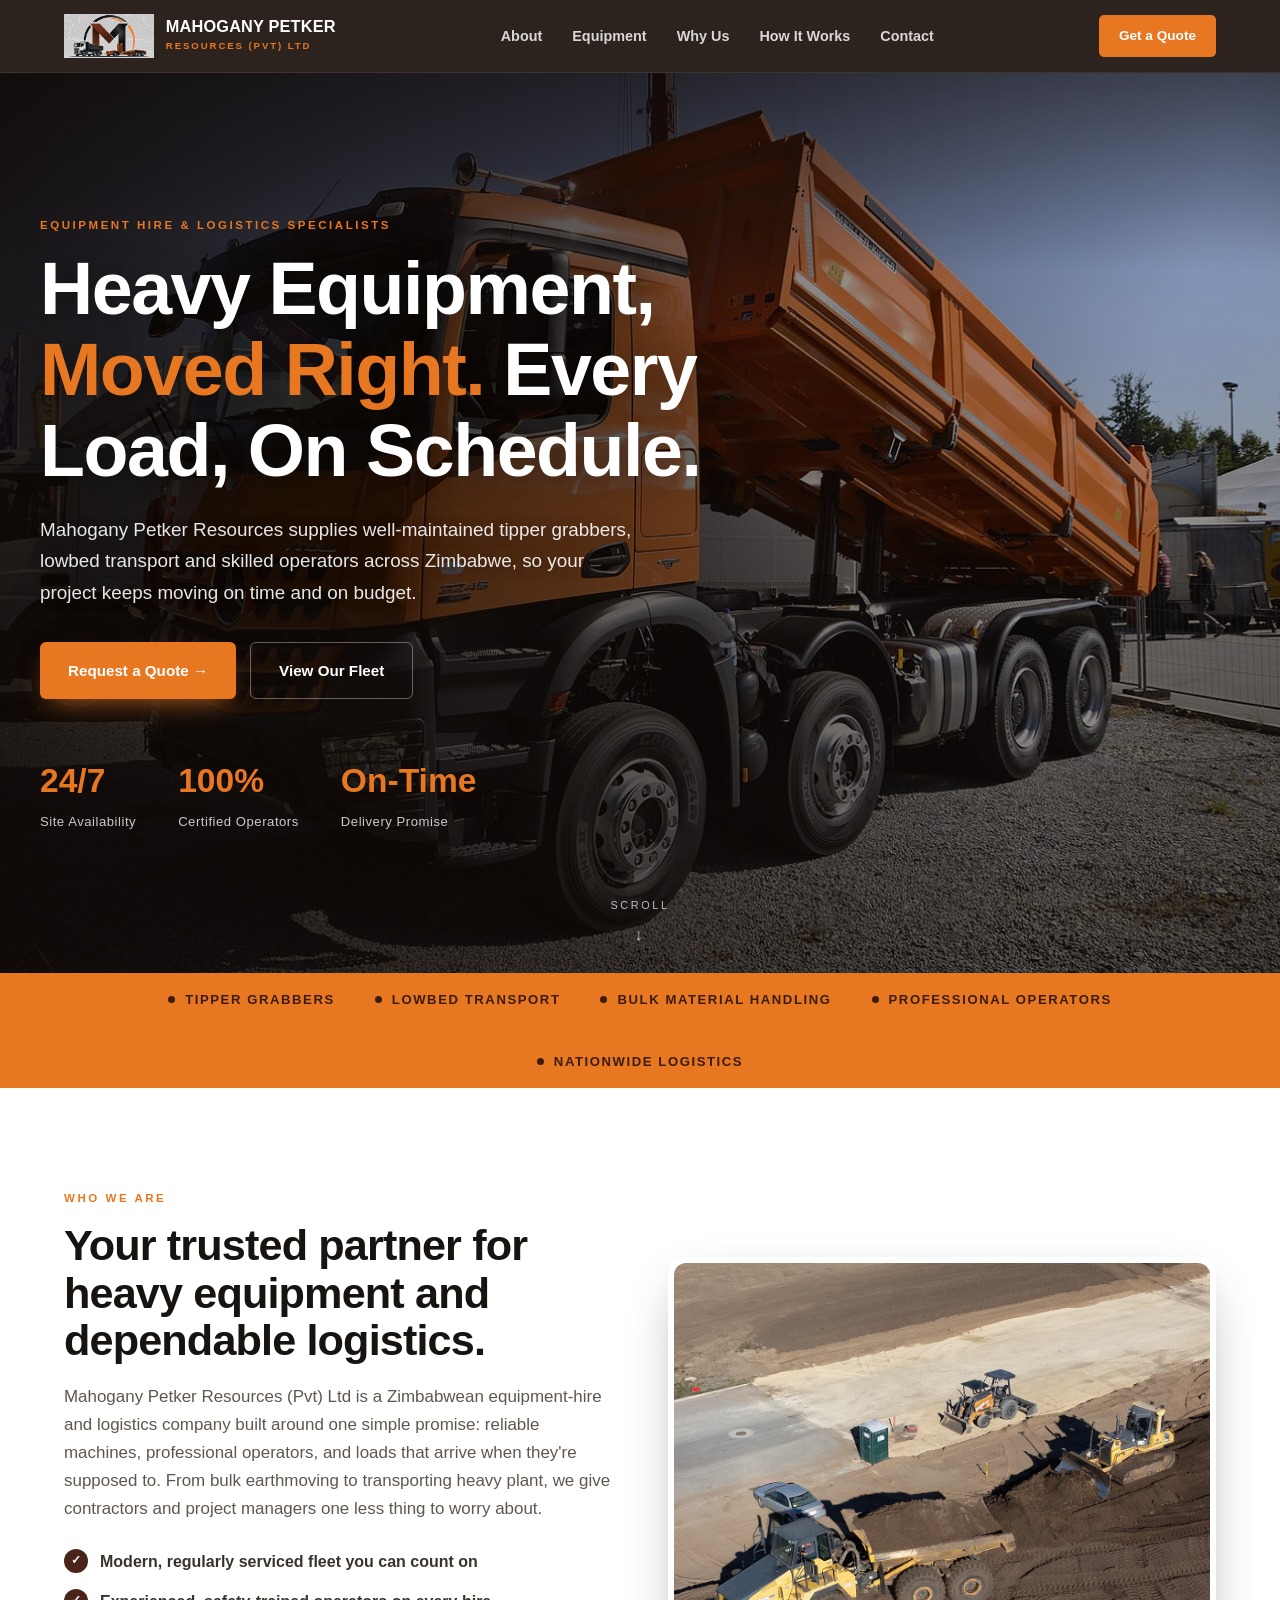
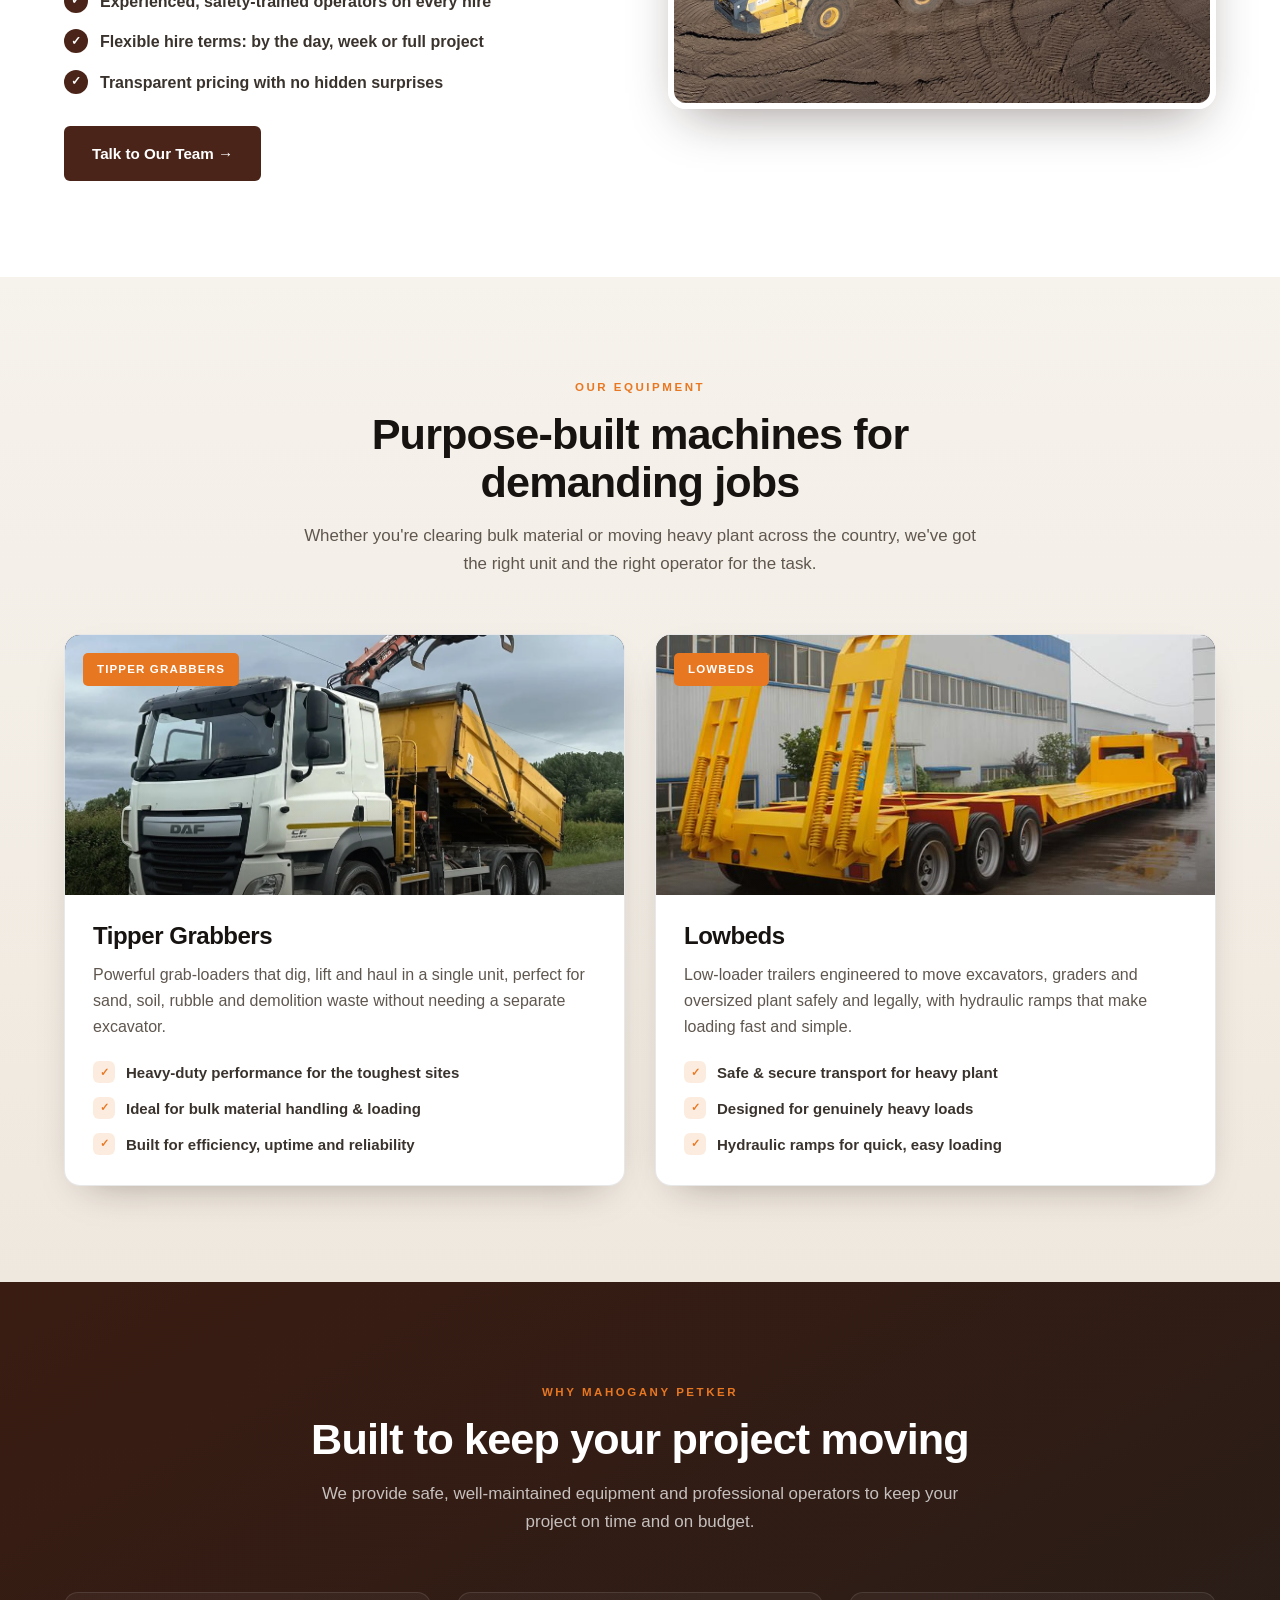
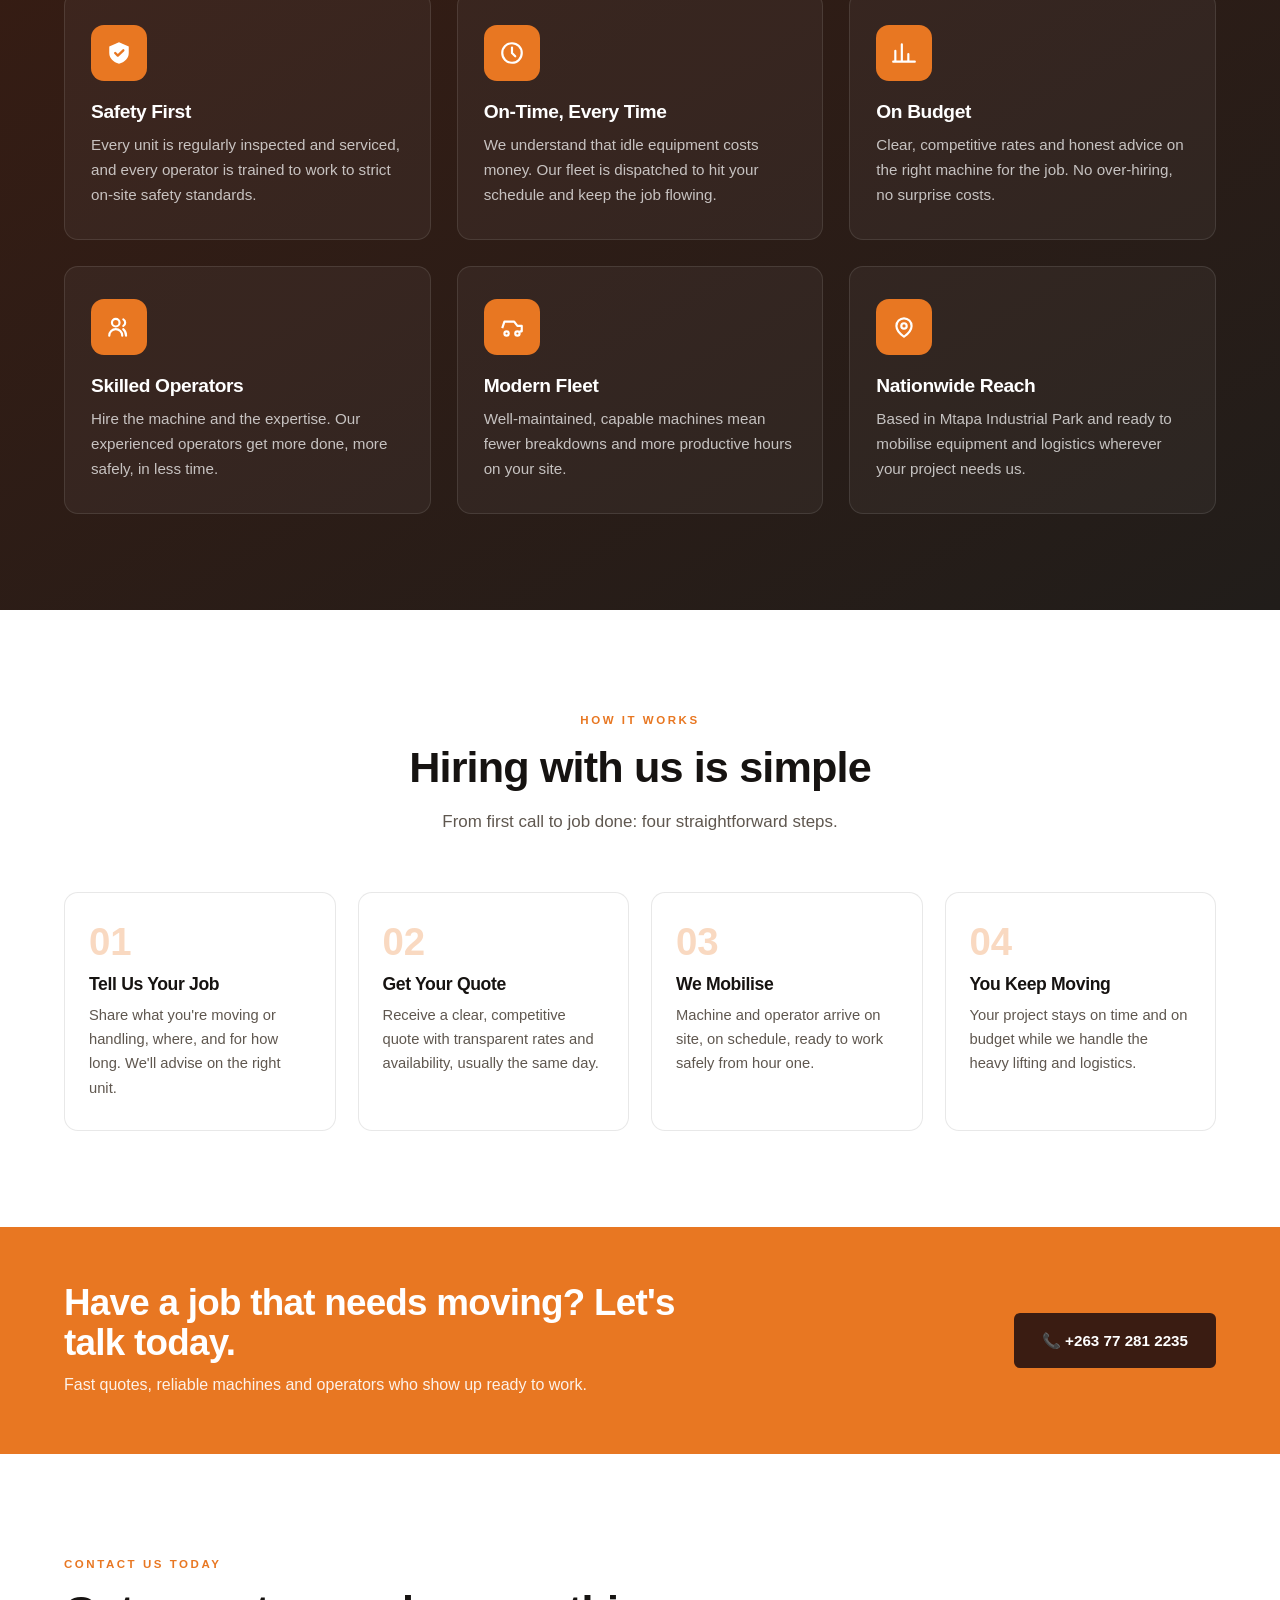
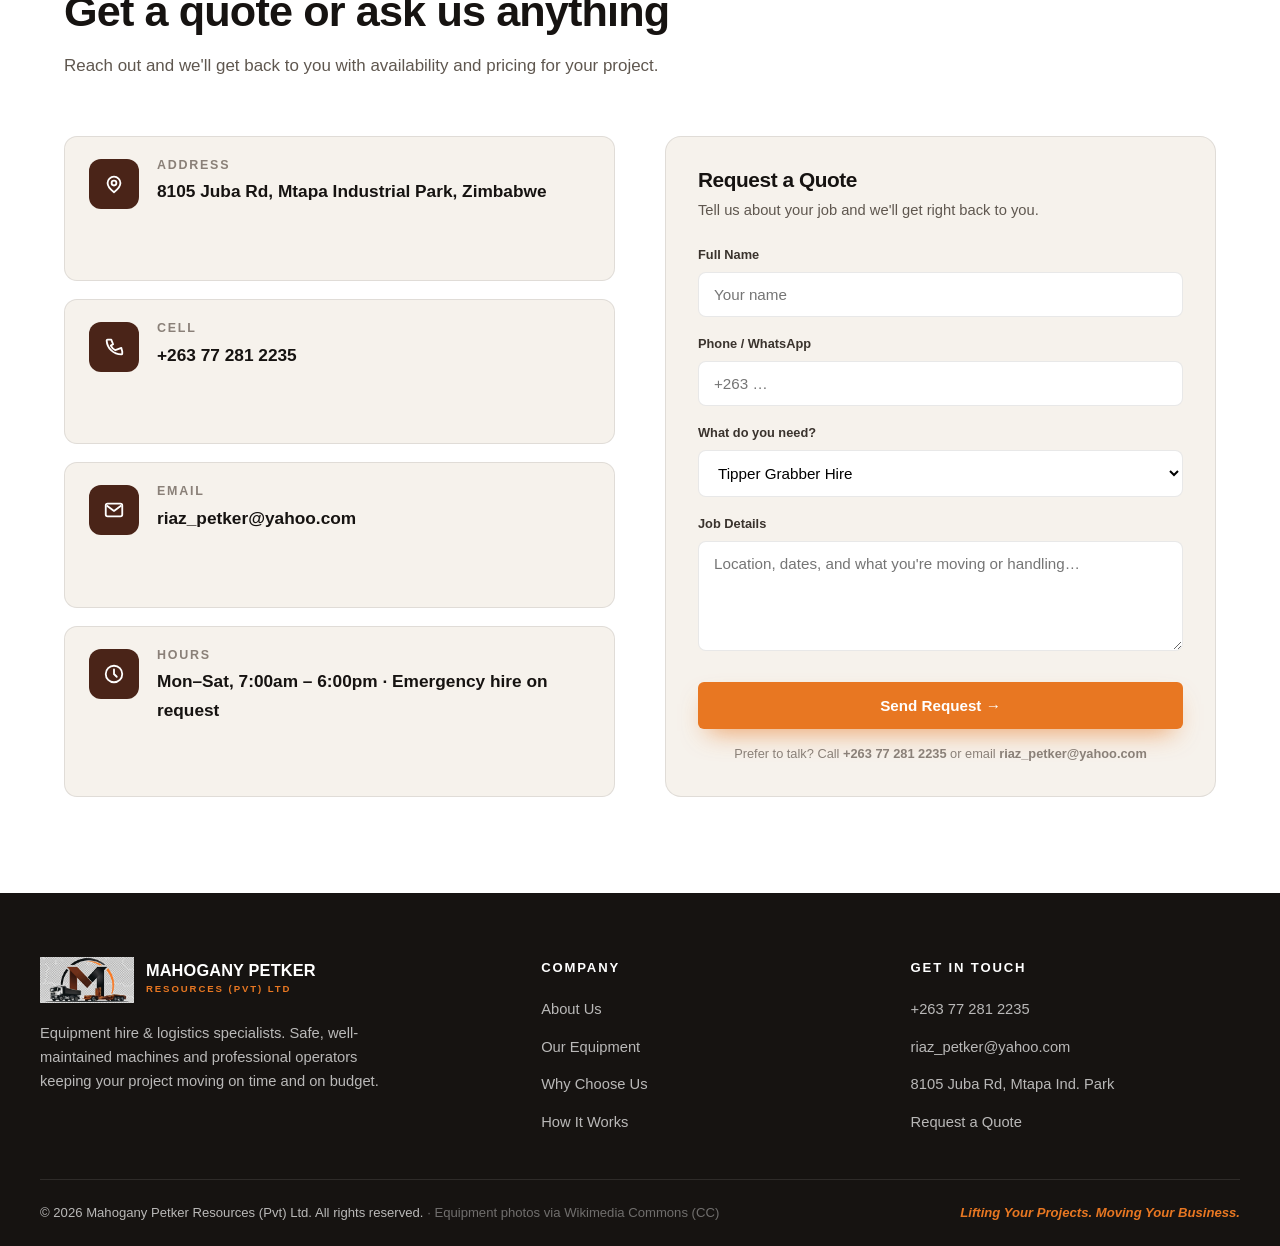
<file: mahogany-petker/index.html>
<!DOCTYPE html>
<html lang="en">
<head>
<meta charset="UTF-8">
<meta name="viewport" content="width=device-width, initial-scale=1.0">
<title>Mahogany Petker Resources | Equipment Hire &amp; Logistics Specialists</title>
<meta name="description" content="Mahogany Petker Resources (Pvt) Ltd: reliable equipment hire and heavy logistics in Zimbabwe. Tipper grabbers, lowbeds and professional operators to keep your project on time and on budget.">
<style>
  :root{
    --brown:#4a2418;
    --brown-deep:#3a1c12;
    --brown-mid:#6b3826;
    --orange:#e87722;
    --orange-bright:#f68a2c;
    --ink:#161311;
    --charcoal:#211d1a;
    --paper:#f6f2ec;
    --paper-2:#efe8de;
    --white:#ffffff;
    --muted:#8a8078;
    --line:rgba(0,0,0,.09);
    --shadow:0 20px 50px -18px rgba(30,15,8,.45);
    --font:-apple-system,BlinkMacSystemFont,"Segoe UI",Roboto,Helvetica,Arial,sans-serif;
  }
  *{margin:0;padding:0;box-sizing:border-box}
  html{scroll-behavior:smooth}
  body{font-family:var(--font);color:var(--ink);background:var(--paper);line-height:1.65;-webkit-font-smoothing:antialiased}
  h1,h2,h3,h4{line-height:1.1;letter-spacing:-.02em;font-weight:800}
  a{color:inherit;text-decoration:none}
  img,svg{display:block;max-width:100%}
  .wrap{max-width:1200px;margin:0 auto;padding:0 24px}
  .eyebrow{display:inline-block;font-size:.72rem;font-weight:800;letter-spacing:.22em;text-transform:uppercase;color:var(--orange);margin-bottom:14px}
  .btn{display:inline-flex;align-items:center;gap:9px;font-weight:700;font-size:.95rem;padding:15px 28px;border-radius:6px;transition:.25s;cursor:pointer;border:0}
  .btn-primary{background:var(--orange);color:#fff;box-shadow:0 12px 26px -10px rgba(232,119,34,.7)}
  .btn-primary:hover{background:var(--orange-bright);transform:translateY(-2px)}
  .btn-ghost{background:transparent;color:#fff;border:1.5px solid rgba(255,255,255,.35)}
  .btn-ghost:hover{border-color:#fff;background:rgba(255,255,255,.08)}
  .btn-dark{background:var(--brown);color:#fff}
  .btn-dark:hover{background:var(--brown-mid);transform:translateY(-2px)}
  section{position:relative}

  /* ---------- HEADER ---------- */
  header{position:sticky;top:0;z-index:50;background:rgba(28,18,12,.92);backdrop-filter:blur(10px);border-bottom:1px solid rgba(255,255,255,.08)}
  .nav{display:flex;align-items:center;justify-content:space-between;height:72px}
  .brand{display:flex;align-items:center;gap:12px}
  .brand .logo-mark{height:44px;width:auto;flex:0 0 auto;display:block}
  .brand-txt strong{display:block;color:#fff;font-size:1.02rem;font-weight:800;letter-spacing:.01em;line-height:1}
  .brand-txt span{display:block;color:var(--orange);font-size:.6rem;font-weight:700;letter-spacing:.2em;text-transform:uppercase;margin-top:3px}
  nav ul{display:flex;gap:30px;list-style:none}
  nav ul a{color:rgba(255,255,255,.82);font-size:.9rem;font-weight:600;transition:.2s}
  nav ul a:hover{color:var(--orange)}
  .nav-cta{background:var(--orange);color:#fff;padding:10px 20px;border-radius:5px;font-size:.85rem;font-weight:700}
  .nav-cta:hover{background:var(--orange-bright)}
  .burger{display:none;flex-direction:column;gap:5px;cursor:pointer;background:none;border:0}
  .burger span{width:26px;height:2.5px;background:#fff;border-radius:2px}

  /* ---------- HERO ---------- */
  .hero{position:relative;min-height:100svh;display:flex;align-items:center;color:#fff;overflow:hidden;background:#0d0906}
  .hero-bg{position:absolute;inset:0;width:100%;height:100%;object-fit:cover;z-index:0}
  .hero-overlay{position:absolute;inset:0;z-index:1;background:linear-gradient(105deg,rgba(15,9,6,.92) 0%,rgba(15,9,6,.6) 46%,rgba(15,9,6,.2) 82%),linear-gradient(180deg,rgba(15,9,6,.5),transparent 22%,rgba(15,9,6,.55))}
  .hero-inner{position:relative;z-index:2;width:100%;padding:130px 0}
  .hero-copy{max-width:700px}
  .hero h1{font-size:clamp(2.5rem,6vw,4.6rem);color:#fff;text-shadow:0 2px 34px rgba(0,0,0,.45)}
  .hero h1 em{color:var(--orange);font-style:normal}
  .hero p.lead{font-size:1.18rem;color:rgba(255,255,255,.9);margin:22px 0 34px;max-width:600px;text-shadow:0 1px 16px rgba(0,0,0,.4)}
  .hero-cta{display:flex;gap:14px;flex-wrap:wrap}
  .hero-stats{display:flex;gap:42px;margin-top:54px;flex-wrap:wrap}
  .hero-stats .stat strong{display:block;font-size:2.1rem;color:var(--orange);font-weight:800}
  .hero-stats .stat span{font-size:.82rem;color:rgba(255,255,255,.78);letter-spacing:.04em}
  .hero-scroll{position:absolute;bottom:24px;left:50%;transform:translateX(-50%);z-index:2;color:rgba(255,255,255,.72);font-size:.68rem;letter-spacing:.24em;text-transform:uppercase;display:flex;flex-direction:column;align-items:center;gap:6px;animation:bob 2s ease-in-out infinite}
  @keyframes bob{0%,100%{transform:translate(-50%,0)}50%{transform:translate(-50%,8px)}}

  /* ---------- MARQUEE STRIP ---------- */
  .strip{background:var(--orange);color:#3a1c0c}
  .strip .wrap{display:flex;gap:40px;flex-wrap:wrap;justify-content:center;padding:16px 24px;font-weight:800;font-size:.82rem;letter-spacing:.12em;text-transform:uppercase}
  .strip span{display:flex;align-items:center;gap:10px}
  .strip span:before{content:"";width:7px;height:7px;background:#3a1c0c;border-radius:50%}

  /* ---------- SECTION TITLES ---------- */
  .sec{padding:96px 0}
  .sec-head{max-width:680px;margin-bottom:56px}
  .sec-head.center{margin-left:auto;margin-right:auto;text-align:center}
  .sec-head h2{font-size:clamp(1.9rem,3.5vw,2.7rem);color:var(--ink)}
  .sec-head p{color:#5f574f;margin-top:16px;font-size:1.06rem}

  /* ---------- ABOUT ---------- */
  .about{background:var(--white)}
  .about-grid{display:grid;grid-template-columns:1fr 1fr;gap:56px;align-items:center}
  .about ul.checks{list-style:none;margin-top:26px;display:grid;gap:14px}
  .about ul.checks li{display:flex;gap:12px;align-items:flex-start;font-weight:600;color:#3a332d}
  .about ul.checks li:before{content:"✓";flex:0 0 auto;width:24px;height:24px;background:var(--brown);color:#fff;border-radius:50%;display:grid;place-items:center;font-size:.75rem;font-weight:800}
  .about-visual{border-radius:18px;box-shadow:var(--shadow);position:relative;overflow:hidden;border:6px solid #fff}
  .about-visual img{width:100%;height:440px;object-fit:cover;display:block}

  /* ---------- EQUIPMENT ---------- */
  .equip{background:linear-gradient(180deg,var(--paper),var(--paper-2))}
  .equip-grid{display:grid;grid-template-columns:1fr 1fr;gap:30px}
  .equip-card{background:#fff;border-radius:16px;overflow:hidden;box-shadow:0 16px 40px -22px rgba(30,15,8,.4);border:1px solid var(--line);transition:.3s;display:flex;flex-direction:column}
  .equip-card:hover{transform:translateY(-6px);box-shadow:0 26px 50px -22px rgba(30,15,8,.5)}
  .equip-pic{position:relative;height:260px;overflow:hidden;background:#1a1a1a}
  .equip-pic img{position:absolute;inset:0;width:100%;height:100%;object-fit:cover;transition:transform .5s ease}
  .equip-card:hover .equip-pic img{transform:scale(1.06)}
  .equip-pic:after{content:"";position:absolute;inset:0;background:linear-gradient(180deg,transparent 60%,rgba(20,12,6,.4));z-index:2}
  .equip-pic .tag{position:absolute;left:18px;top:18px;background:var(--orange);color:#fff;font-size:.72rem;font-weight:800;letter-spacing:.1em;text-transform:uppercase;padding:7px 14px;border-radius:5px;z-index:3}
  .equip-body{padding:28px}
  .equip-body h3{font-size:1.5rem;color:var(--ink)}
  .equip-body>p{color:#5f574f;margin:12px 0 20px}
  .equip-body ul{list-style:none;display:grid;gap:11px}
  .equip-body ul li{display:flex;gap:11px;align-items:flex-start;font-weight:600;color:#3a332d;font-size:.94rem}
  .equip-body ul li .dot{flex:0 0 auto;width:22px;height:22px;border-radius:6px;background:rgba(232,119,34,.14);color:var(--orange);display:grid;place-items:center;font-size:.7rem;font-weight:900}

  /* ---------- WHY ---------- */
  .why{background:linear-gradient(150deg,var(--brown-deep),var(--charcoal));color:#fff}
  .why-grid{display:grid;grid-template-columns:repeat(3,1fr);gap:26px;margin-top:12px}
  .why-card{background:rgba(255,255,255,.045);border:1px solid rgba(255,255,255,.1);border-radius:14px;padding:32px 26px;transition:.3s}
  .why-card:hover{background:rgba(255,255,255,.08);transform:translateY(-4px)}
  .why-card .ic{width:56px;height:56px;border-radius:13px;background:var(--orange);display:grid;place-items:center;margin-bottom:20px}
  .why-card h3{font-size:1.2rem;color:#fff;margin-bottom:10px}
  .why-card p{color:rgba(255,255,255,.72);font-size:.95rem}

  /* ---------- PROCESS ---------- */
  .steps{display:grid;grid-template-columns:repeat(4,1fr);gap:22px;counter-reset:step}
  .step{background:#fff;border:1px solid var(--line);border-radius:14px;padding:30px 24px;position:relative}
  .step:before{counter-increment:step;content:"0" counter(step);font-size:2.4rem;font-weight:800;color:rgba(232,119,34,.28);line-height:1;display:block;margin-bottom:14px}
  .step h4{font-size:1.1rem;margin-bottom:8px}
  .step p{color:#5f574f;font-size:.92rem}

  /* ---------- CTA BANNER ---------- */
  .cta-banner{background:var(--orange);color:#fff}
  .cta-banner .wrap{display:flex;align-items:center;justify-content:space-between;gap:30px;padding:56px 24px;flex-wrap:wrap}
  .cta-banner h2{font-size:clamp(1.6rem,3vw,2.3rem);max-width:640px}
  .cta-banner p{color:rgba(255,255,255,.9);margin-top:8px}

  /* ---------- CONTACT ---------- */
  .contact{background:var(--white)}
  .contact-grid{display:grid;grid-template-columns:1fr 1fr;gap:50px}
  .contact-cards{display:grid;gap:18px}
  .c-card{display:flex;gap:18px;align-items:flex-start;background:var(--paper);border:1px solid var(--line);border-radius:13px;padding:22px 24px}
  .c-card .ic{flex:0 0 auto;width:50px;height:50px;border-radius:12px;background:var(--brown);display:grid;place-items:center}
  .c-card h4{font-size:.78rem;letter-spacing:.14em;text-transform:uppercase;color:var(--muted);margin-bottom:5px}
  .c-card a,.c-card p{font-size:1.08rem;font-weight:700;color:var(--ink)}
  .c-card a:hover{color:var(--orange)}
  form{background:var(--paper);border:1px solid var(--line);border-radius:16px;padding:32px}
  form h3{font-size:1.3rem;margin-bottom:6px}
  form p.sub{color:#5f574f;font-size:.92rem;margin-bottom:22px}
  .field{margin-bottom:16px}
  .field label{display:block;font-size:.8rem;font-weight:700;margin-bottom:7px;color:#3a332d}
  .field input,.field textarea,.field select{width:100%;padding:13px 15px;border:1.5px solid var(--line);border-radius:8px;font-family:inherit;font-size:.95rem;background:#fff;transition:.2s}
  .field input:focus,.field textarea:focus,.field select:focus{outline:none;border-color:var(--orange);box-shadow:0 0 0 3px rgba(232,119,34,.14)}
  .field textarea{resize:vertical;min-height:110px}
  form button{width:100%;justify-content:center;margin-top:6px}
  .form-note{font-size:.8rem;color:var(--muted);text-align:center;margin-top:14px}

  /* ---------- FOOTER ---------- */
  footer{background:var(--ink);color:rgba(255,255,255,.7)}
  .foot-top{display:grid;grid-template-columns:1.4fr 1fr 1fr;gap:40px;padding:64px 0 44px}
  .foot-brand .brand{margin-bottom:18px}
  .foot-brand p{font-size:.92rem;max-width:340px}
  .foot-col h5{color:#fff;font-size:.82rem;letter-spacing:.14em;text-transform:uppercase;margin-bottom:18px}
  .foot-col ul{list-style:none;display:grid;gap:11px}
  .foot-col ul a{font-size:.92rem;transition:.2s}
  .foot-col ul a:hover{color:var(--orange)}
  .foot-bar{border-top:1px solid rgba(255,255,255,.1);padding:22px 0;display:flex;justify-content:space-between;flex-wrap:wrap;gap:10px;font-size:.82rem}
  .foot-bar .slogan{color:var(--orange);font-weight:700;font-style:italic}

  /* ---------- RESPONSIVE ---------- */
  @media(max-width:900px){
    .about-grid,.equip-grid,.contact-grid{grid-template-columns:1fr}
    .why-grid{grid-template-columns:1fr}
    .steps{grid-template-columns:1fr 1fr}
    .foot-top{grid-template-columns:1fr}
    nav ul,.nav-cta{display:none}
    .burger{display:flex}
    nav.open ul{display:flex;position:absolute;top:72px;left:0;right:0;flex-direction:column;background:var(--charcoal);padding:20px 24px;gap:18px;border-bottom:1px solid rgba(255,255,255,.1)}
    .hero-inner{padding:110px 0 90px}
    .hero-scroll{display:none}
  }
  @media(max-width:520px){
    .steps{grid-template-columns:1fr}
    .cta-banner .wrap{flex-direction:column;align-items:flex-start}
  }
</style>
</head>
<body>

<!-- ============ HEADER ============ -->
<header>
  <div class="wrap nav">
    <a href="#home" class="brand">
      <img class="logo-mark" src="images/logo-mark.png" alt="Mahogany Petker Resources logo">
      <span class="brand-txt">
        <strong>MAHOGANY PETKER</strong>
        <span>Resources (Pvt) Ltd</span>
      </span>
    </a>
    <nav id="nav">
      <ul>
        <li><a href="#about">About</a></li>
        <li><a href="#equipment">Equipment</a></li>
        <li><a href="#why">Why Us</a></li>
        <li><a href="#process">How It Works</a></li>
        <li><a href="#contact">Contact</a></li>
      </ul>
    </nav>
    <a href="#contact" class="nav-cta">Get a Quote</a>
    <button class="burger" id="burger" aria-label="Menu"><span></span><span></span><span></span></button>
  </div>
</header>

<!-- ============ HERO ============ -->
<section class="hero" id="home">
  <video class="hero-bg" src="images/hero.mp4" poster="images/hero.jpg" autoplay muted loop playsinline preload="auto" aria-label="Mahogany Petker equipment in action"></video>
  <div class="hero-overlay"></div>
  <div class="wrap hero-inner">
    <div class="hero-copy">
      <span class="eyebrow">Equipment Hire &amp; Logistics Specialists</span>
      <h1>Heavy Equipment, <em>Moved Right.</em> Every Load, On Schedule.</h1>
      <p class="lead">Mahogany Petker Resources supplies well-maintained tipper grabbers, lowbed transport and skilled operators across Zimbabwe, so your project keeps moving on time and on budget.</p>
      <div class="hero-cta">
        <a href="#contact" class="btn btn-primary">Request a Quote →</a>
        <a href="#equipment" class="btn btn-ghost">View Our Fleet</a>
      </div>
      <div class="hero-stats">
        <div class="stat"><strong>24/7</strong><span>Site Availability</span></div>
        <div class="stat"><strong>100%</strong><span>Certified Operators</span></div>
        <div class="stat"><strong>On-Time</strong><span>Delivery Promise</span></div>
      </div>
    </div>
  </div>
  <a href="#about" class="hero-scroll" aria-label="Scroll to content">Scroll<span style="font-size:1.05rem">↓</span></a>
</section>

<!-- ============ TRUST STRIP ============ -->
<div class="strip">
  <div class="wrap">
    <span>Tipper Grabbers</span>
    <span>Lowbed Transport</span>
    <span>Bulk Material Handling</span>
    <span>Professional Operators</span>
    <span>Nationwide Logistics</span>
  </div>
</div>

<!-- ============ ABOUT ============ -->
<section class="sec about" id="about">
  <div class="wrap about-grid">
    <div>
      <span class="eyebrow">Who We Are</span>
      <h2 style="font-size:clamp(1.9rem,3.5vw,2.7rem)">Your trusted partner for heavy equipment and dependable logistics.</h2>
      <p style="color:#5f574f;margin-top:18px;font-size:1.06rem">Mahogany Petker Resources (Pvt) Ltd is a Zimbabwean equipment-hire and logistics company built around one simple promise: reliable machines, professional operators, and loads that arrive when they're supposed to. From bulk earthmoving to transporting heavy plant, we give contractors and project managers one less thing to worry about.</p>
      <ul class="checks">
        <li>Modern, regularly serviced fleet you can count on</li>
        <li>Experienced, safety-trained operators on every hire</li>
        <li>Flexible hire terms: by the day, week or full project</li>
        <li>Transparent pricing with no hidden surprises</li>
      </ul>
      <a href="#contact" class="btn btn-dark" style="margin-top:30px">Talk to Our Team →</a>
    </div>
    <div class="about-visual">
      <img src="images/site.jpg" alt="Fleet of earthmoving machines working together on an active construction site">
    </div>
  </div>
</section>

<!-- ============ EQUIPMENT ============ -->
<section class="sec equip" id="equipment">
  <div class="wrap">
    <div class="sec-head center">
      <span class="eyebrow">Our Equipment</span>
      <h2>Purpose-built machines for demanding jobs</h2>
      <p>Whether you're clearing bulk material or moving heavy plant across the country, we've got the right unit and the right operator for the task.</p>
    </div>
    <div class="equip-grid">

      <!-- TIPPER GRABBER -->
      <article class="equip-card">
        <div class="equip-pic">
          <span class="tag">Tipper Grabbers</span>
          <img src="images/grabber.jpg" alt="Tipper truck fitted with a hydraulic grabber claw for loading bulk material" loading="lazy">
        </div>
        <div class="equip-body">
          <h3>Tipper Grabbers</h3>
          <p>Powerful grab-loaders that dig, lift and haul in a single unit, perfect for sand, soil, rubble and demolition waste without needing a separate excavator.</p>
          <ul>
            <li><span class="dot">✓</span> Heavy-duty performance for the toughest sites</li>
            <li><span class="dot">✓</span> Ideal for bulk material handling &amp; loading</li>
            <li><span class="dot">✓</span> Built for efficiency, uptime and reliability</li>
          </ul>
        </div>
      </article>

      <!-- LOWBED -->
      <article class="equip-card">
        <div class="equip-pic">
          <span class="tag">Lowbeds</span>
          <img src="images/lowbed.jpg" alt="Low loader trailer with hydraulic ramps down, ready to load an excavator" loading="lazy">
        </div>
        <div class="equip-body">
          <h3>Lowbeds</h3>
          <p>Low-loader trailers engineered to move excavators, graders and oversized plant safely and legally, with hydraulic ramps that make loading fast and simple.</p>
          <ul>
            <li><span class="dot">✓</span> Safe &amp; secure transport for heavy plant</li>
            <li><span class="dot">✓</span> Designed for genuinely heavy loads</li>
            <li><span class="dot">✓</span> Hydraulic ramps for quick, easy loading</li>
          </ul>
        </div>
      </article>

    </div>
  </div>
</section>

<!-- ============ WHY US ============ -->
<section class="sec why" id="why">
  <div class="wrap">
    <div class="sec-head center" style="color:#fff">
      <span class="eyebrow">Why Mahogany Petker</span>
      <h2 style="color:#fff">Built to keep your project moving</h2>
      <p style="color:rgba(255,255,255,.72)">We provide safe, well-maintained equipment and professional operators to keep your project on time and on budget.</p>
    </div>
    <div class="why-grid">
      <div class="why-card">
        <span class="ic"><svg width="26" height="26" viewBox="0 0 24 24" fill="none"><path d="M12 2 3 6v6c0 5 3.8 8.4 9 10 5.2-1.6 9-5 9-10V6l-9-4Z" fill="#fff"/><path d="m8.5 12 2.4 2.4L16 9.5" stroke="#e87722" stroke-width="2.2" stroke-linecap="round" stroke-linejoin="round"/></svg></span>
        <h3>Safety First</h3>
        <p>Every unit is regularly inspected and serviced, and every operator is trained to work to strict on-site safety standards.</p>
      </div>
      <div class="why-card">
        <span class="ic"><svg width="26" height="26" viewBox="0 0 24 24" fill="none"><circle cx="12" cy="12" r="9" stroke="#fff" stroke-width="2"/><path d="M12 7v5l3 3" stroke="#fff" stroke-width="2" stroke-linecap="round"/></svg></span>
        <h3>On-Time, Every Time</h3>
        <p>We understand that idle equipment costs money. Our fleet is dispatched to hit your schedule and keep the job flowing.</p>
      </div>
      <div class="why-card">
        <span class="ic"><svg width="26" height="26" viewBox="0 0 24 24" fill="none"><path d="M4 20V10M10 20V4M16 20v-7M22 20H2" stroke="#fff" stroke-width="2" stroke-linecap="round"/></svg></span>
        <h3>On Budget</h3>
        <p>Clear, competitive rates and honest advice on the right machine for the job. No over-hiring, no surprise costs.</p>
      </div>
      <div class="why-card">
        <span class="ic"><svg width="26" height="26" viewBox="0 0 24 24" fill="none"><circle cx="9" cy="8" r="3.5" stroke="#fff" stroke-width="2"/><path d="M3 20c0-3.3 2.7-6 6-6s6 2.7 6 6" stroke="#fff" stroke-width="2" stroke-linecap="round"/><path d="M16 5a3.5 3.5 0 0 1 0 6M18.5 20c0-2.5-1-4.7-2.6-6" stroke="#fff" stroke-width="2" stroke-linecap="round"/></svg></span>
        <h3>Skilled Operators</h3>
        <p>Hire the machine and the expertise. Our experienced operators get more done, more safely, in less time.</p>
      </div>
      <div class="why-card">
        <span class="ic"><svg width="26" height="26" viewBox="0 0 24 24" fill="none"><path d="M3 13l2-6h9l3 4h4v5h-2" stroke="#fff" stroke-width="2" stroke-linejoin="round"/><circle cx="7" cy="18" r="2" stroke="#fff" stroke-width="2"/><circle cx="17" cy="18" r="2" stroke="#fff" stroke-width="2"/></svg></span>
        <h3>Modern Fleet</h3>
        <p>Well-maintained, capable machines mean fewer breakdowns and more productive hours on your site.</p>
      </div>
      <div class="why-card">
        <span class="ic"><svg width="26" height="26" viewBox="0 0 24 24" fill="none"><path d="M12 21s-7-5.2-7-10a7 7 0 0 1 14 0c0 4.8-7 10-7 10Z" stroke="#fff" stroke-width="2" stroke-linejoin="round"/><circle cx="12" cy="11" r="2.5" stroke="#fff" stroke-width="2"/></svg></span>
        <h3>Nationwide Reach</h3>
        <p>Based in Mtapa Industrial Park and ready to mobilise equipment and logistics wherever your project needs us.</p>
      </div>
    </div>
  </div>
</section>

<!-- ============ PROCESS ============ -->
<section class="sec" id="process" style="background:var(--white)">
  <div class="wrap">
    <div class="sec-head center">
      <span class="eyebrow">How It Works</span>
      <h2>Hiring with us is simple</h2>
      <p>From first call to job done: four straightforward steps.</p>
    </div>
    <div class="steps">
      <div class="step"><h4>Tell Us Your Job</h4><p>Share what you're moving or handling, where, and for how long. We'll advise on the right unit.</p></div>
      <div class="step"><h4>Get Your Quote</h4><p>Receive a clear, competitive quote with transparent rates and availability, usually the same day.</p></div>
      <div class="step"><h4>We Mobilise</h4><p>Machine and operator arrive on site, on schedule, ready to work safely from hour one.</p></div>
      <div class="step"><h4>You Keep Moving</h4><p>Your project stays on time and on budget while we handle the heavy lifting and logistics.</p></div>
    </div>
  </div>
</section>

<!-- ============ CTA BANNER ============ -->
<section class="cta-banner">
  <div class="wrap">
    <div>
      <h2>Have a job that needs moving? Let's talk today.</h2>
      <p>Fast quotes, reliable machines and operators who show up ready to work.</p>
    </div>
    <a href="tel:+263772812235" class="btn btn-dark" style="background:#3a1c12">📞 +263 77 281 2235</a>
  </div>
</section>

<!-- ============ CONTACT ============ -->
<section class="sec contact" id="contact">
  <div class="wrap">
    <div class="sec-head">
      <span class="eyebrow">Contact Us Today</span>
      <h2>Get a quote or ask us anything</h2>
      <p>Reach out and we'll get back to you with availability and pricing for your project.</p>
    </div>
    <div class="contact-grid">
      <div class="contact-cards">
        <div class="c-card">
          <span class="ic"><svg width="22" height="22" viewBox="0 0 24 24" fill="none"><path d="M12 21s-7-5.2-7-10a7 7 0 0 1 14 0c0 4.8-7 10-7 10Z" stroke="#fff" stroke-width="2" stroke-linejoin="round"/><circle cx="12" cy="11" r="2.6" stroke="#fff" stroke-width="2"/></svg></span>
          <div><h4>Address</h4><p>8105 Juba Rd, Mtapa Industrial Park, Zimbabwe</p></div>
        </div>
        <div class="c-card">
          <span class="ic"><svg width="22" height="22" viewBox="0 0 24 24" fill="none"><path d="M5 4h4l2 5-2.5 1.5a11 11 0 0 0 5 5L20 13l1 4v2a1 1 0 0 1-1 1A16 16 0 0 1 4 5a1 1 0 0 1 1-1Z" stroke="#fff" stroke-width="2" stroke-linejoin="round"/></svg></span>
          <div><h4>Cell</h4><a href="tel:+263772812235">+263 77 281 2235</a></div>
        </div>
        <div class="c-card">
          <span class="ic"><svg width="22" height="22" viewBox="0 0 24 24" fill="none"><rect x="3" y="5" width="18" height="14" rx="2" stroke="#fff" stroke-width="2"/><path d="m4 7 8 6 8-6" stroke="#fff" stroke-width="2" stroke-linejoin="round"/></svg></span>
          <div><h4>Email</h4><a href="mailto:riaz_petker@yahoo.com">riaz_petker@yahoo.com</a></div>
        </div>
        <div class="c-card">
          <span class="ic"><svg width="22" height="22" viewBox="0 0 24 24" fill="none"><circle cx="12" cy="12" r="9" stroke="#fff" stroke-width="2"/><path d="M12 7v5l3 3" stroke="#fff" stroke-width="2" stroke-linecap="round"/></svg></span>
          <div><h4>Hours</h4><p>Mon–Sat, 7:00am – 6:00pm · Emergency hire on request</p></div>
        </div>
      </div>

      <form onsubmit="handleSubmit(event)">
        <h3>Request a Quote</h3>
        <p class="sub">Tell us about your job and we'll get right back to you.</p>
        <div class="field"><label for="name">Full Name</label><input id="name" type="text" placeholder="Your name" required></div>
        <div class="field"><label for="phone">Phone / WhatsApp</label><input id="phone" type="tel" placeholder="+263 …" required></div>
        <div class="field"><label for="service">What do you need?</label>
          <select id="service">
            <option>Tipper Grabber Hire</option>
            <option>Lowbed Transport</option>
            <option>Bulk Material Handling</option>
            <option>Operator + Equipment</option>
            <option>Other / Not Sure</option>
          </select>
        </div>
        <div class="field"><label for="msg">Job Details</label><textarea id="msg" placeholder="Location, dates, and what you're moving or handling…"></textarea></div>
        <button type="submit" class="btn btn-primary">Send Request →</button>
        <p class="form-note">Prefer to talk? Call <strong>+263 77 281 2235</strong> or email <strong>riaz_petker@yahoo.com</strong></p>
      </form>
    </div>
  </div>
</section>

<!-- ============ FOOTER ============ -->
<footer>
  <div class="wrap foot-top">
    <div class="foot-brand">
      <div class="brand">
        <img class="logo-mark" style="height:46px" src="images/logo-mark.png" alt="Mahogany Petker Resources logo">
        <span class="brand-txt">
          <strong>MAHOGANY PETKER</strong>
          <span>Resources (Pvt) Ltd</span>
        </span>
      </div>
      <p>Equipment hire &amp; logistics specialists. Safe, well-maintained machines and professional operators keeping your project moving on time and on budget.</p>
    </div>
    <div class="foot-col">
      <h5>Company</h5>
      <ul>
        <li><a href="#about">About Us</a></li>
        <li><a href="#equipment">Our Equipment</a></li>
        <li><a href="#why">Why Choose Us</a></li>
        <li><a href="#process">How It Works</a></li>
      </ul>
    </div>
    <div class="foot-col">
      <h5>Get In Touch</h5>
      <ul>
        <li><a href="tel:+263772812235">+263 77 281 2235</a></li>
        <li><a href="mailto:riaz_petker@yahoo.com">riaz_petker@yahoo.com</a></li>
        <li><a href="#contact">8105 Juba Rd, Mtapa Ind. Park</a></li>
        <li><a href="#contact">Request a Quote</a></li>
      </ul>
    </div>
  </div>
  <div class="wrap foot-bar">
    <span>© <span id="yr"></span> Mahogany Petker Resources (Pvt) Ltd. All rights reserved. <span style="opacity:.55">· Equipment photos via Wikimedia Commons (CC)</span></span>
    <span class="slogan">Lifting Your Projects. Moving Your Business.</span>
  </div>
</footer>

<script>
  // mobile nav
  const burger=document.getElementById('burger'),nav=document.getElementById('nav');
  burger.addEventListener('click',()=>nav.classList.toggle('open'));
  nav.querySelectorAll('a').forEach(a=>a.addEventListener('click',()=>nav.classList.remove('open')));
  // year
  document.getElementById('yr').textContent=new Date().getFullYear();
  // form
  function handleSubmit(e){
    e.preventDefault();
    const name=document.getElementById('name').value||'there';
    alert('Thanks, '+name+'! Your request has been noted. Please also call or WhatsApp +263 77 281 2235 so we can confirm availability right away.');
    e.target.reset();
  }
</script>
</body>
</html>
</file>
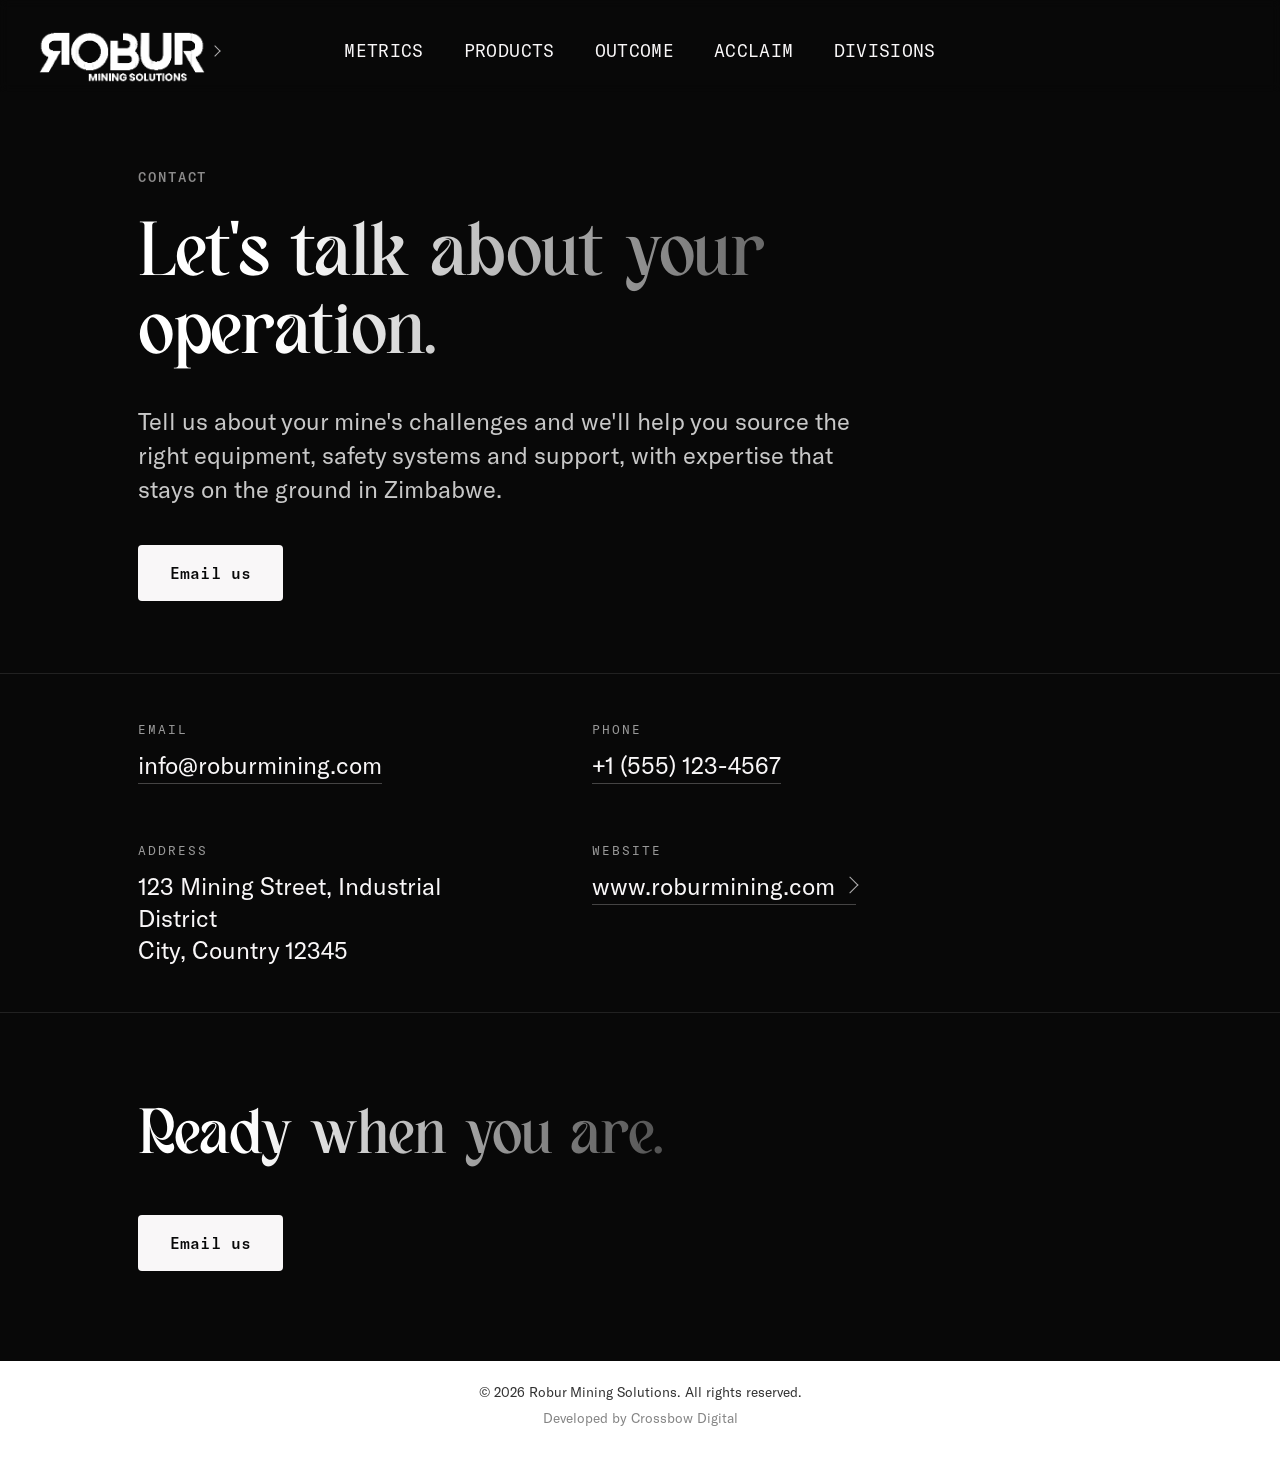
<file: contacts.html>
<!DOCTYPE html>
<html lang="en">
<head>
    <meta charset="UTF-8">
    <meta name="viewport" content="width=device-width, initial-scale=1.0">
    <meta name="description" content="Contact Robur Mining Solutions, get in touch about mining equipment, safety systems and advisory services for the Zimbabwean mining sector.">
    <meta name="author" content="Robur Mining Solutions">
    <meta name="copyright" content="© 2026 Robur Mining Solutions">
    <meta name="robots" content="index, follow">
    <meta name="theme-color" content="#080808">
    <link rel="canonical" href="https://roburmining.com/contacts.html">
    <title>Contact, Robur Mining Solutions</title>
    <link rel="preconnect" href="https://fonts.googleapis.com">
    <link rel="preconnect" href="https://fonts.gstatic.com" crossorigin>
    <link rel="stylesheet" href="web-styles.css?v=8">
    <style>
        html, body { background: #080808 !important; background-color: #080808 !important; color: #f9f7f8 !important; margin: 0 !important; padding: 0 !important; }
        h1, h2, h3, h4, h5, h6, a { color: #f9f7f8 !important; }
        p { color: #9a9a9a !important; }
        .about-page section { background: #080808 !important; }
    </style>
</head>
<body>
    <nav class="main-nav">
        <div class="nav-container">
            <div class="nav-logo">
                <a href="index.html" class="logo-home" aria-label="Robur Mining Solutions, home">
                    <img src="images/robur-logo-white.png" alt="Robur Mining Solutions" class="logo-image" fetchpriority="high" decoding="async" loading="eager">
                </a>
            </div>
            <div class="nav-links">
                <a href="index.html#metrics" class="nav-link">Metrics</a>
                <a href="index.html#products" class="nav-link">Products</a>
                <a href="index.html#outcome" class="nav-link">Outcome</a>
                <a href="index.html#acclaim" class="nav-link">Acclaim</a>
                <a href="index.html#divisions" class="nav-link">Divisions</a>
            </div>
        </div>
    </nav>

    <main class="about-page">
        <section class="about-hero-sec">
            <div class="about-wrap">
                <p class="hero-eyebrow fade-in">CONTACT</p>
                <h1 class="about-statement fade-in stagger-1">Let's talk about your operation.</h1>
                <p class="about-lead fade-in stagger-2">Tell us about your mine's challenges and we'll help you source the right equipment, safety systems and support, with expertise that stays on the ground in Zimbabwe.</p>
                <a href="mailto:info@roburmining.com" class="btn-beginner fade-in stagger-3">Email us</a>
            </div>
        </section>

        <section class="about-body-sec">
            <div class="about-wrap">
                <div class="contact-grid">
                    <div class="contact-item fade-in">
                        <p class="contact-label">Email</p>
                        <a href="mailto:info@roburmining.com" class="contact-value contact-link">info@roburmining.com</a>
                    </div>
                    <div class="contact-item fade-in">
                        <p class="contact-label">Phone</p>
                        <a href="tel:+15551234567" class="contact-value contact-link">+1 (555) 123-4567</a>
                    </div>
                    <div class="contact-item fade-in">
                        <p class="contact-label">Address</p>
                        <p class="contact-value">123 Mining Street, Industrial District<br>City, Country 12345</p>
                    </div>
                    <div class="contact-item fade-in">
                        <p class="contact-label">Website</p>
                        <a href="https://www.roburmining.com" class="contact-value contact-link">www.roburmining.com</a>
                    </div>
                </div>
            </div>
        </section>

        <section class="about-cta-sec">
            <div class="about-wrap about-cta-wrap">
                <h2 class="about-cta-title">Ready when you are.</h2>
                <a href="mailto:info@roburmining.com" class="btn-beginner">Email us</a>
            </div>
        </section>
    </main>

    <footer class="main-footer">
        <div class="container">
            <div class="footer-content">
                <div class="footer-copyright">
                    <p>&copy; 2026 Robur Mining Solutions. All rights reserved.</p>
                    <p class="developer-credit">Developed by Crossbow Digital</p>
                </div>
            </div>
        </div>
    </footer>

    <script src="script.js" defer></script>
</body>
</html>
</file>
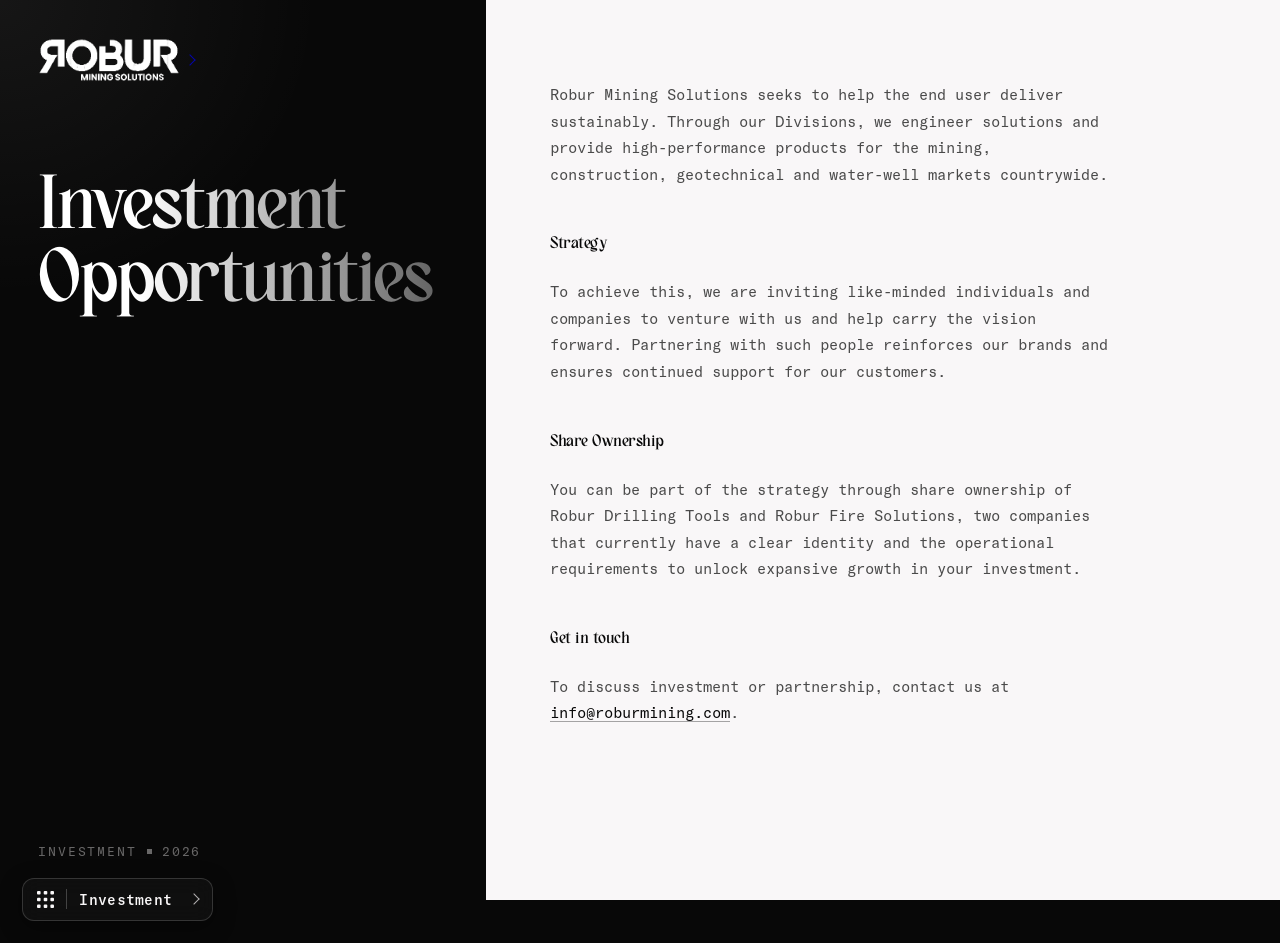
<file: investment-opportunities.html>
<!DOCTYPE html>
<html lang="en">
<head>
    <meta charset="UTF-8">
    <meta name="viewport" content="width=device-width, initial-scale=1.0">
    <meta name="description" content="Investment Opportunities, Robur Mining Solutions. Partner with us through share ownership of Robur Drilling Tools and Robur Fire Solutions and share in the growth of Zimbabwe's mining sector.">
    <meta name="author" content="Robur Mining Solutions">
    <meta name="copyright" content="© 2026 Robur Mining Solutions">
    <meta name="robots" content="index, follow">
    <meta name="theme-color" content="#080808">
    <link rel="canonical" href="https://roburmining.com/investment-opportunities.html">
    <title>Investment Opportunities, Robur Mining Solutions</title>
    <link rel="preconnect" href="https://fonts.googleapis.com">
    <link rel="preconnect" href="https://fonts.gstatic.com" crossorigin>
    <link rel="stylesheet" href="web-styles.css?v=8">
    <style>
        html, body { background: #080808 !important; background-color: #080808 !important; margin: 0 !important; padding: 0 !important; }
    </style>
</head>
<body>
    <div class="doc-page">
        <!-- Left sidebar -->
        <aside class="doc-sidebar">
            <a href="index.html" class="doc-logo" aria-label="Robur Mining Solutions, home">
                <img src="images/robur-logo-white.png" alt="Robur Mining Solutions" class="logo-image" decoding="async">
            </a>
            <h1 class="doc-side-title fade-in">Investment Opportunities</h1>
            <p class="doc-meta">INVESTMENT <span class="doc-meta-dot"></span> 2026</p>
        </aside>

        <!-- Right content -->
        <main class="doc-content">
            <div class="doc-inner">
                <p class="doc-para">Robur Mining Solutions seeks to help the end user deliver sustainably. Through our Divisions, we engineer solutions and provide high-performance products for the mining, construction, geotechnical and water-well markets countrywide.</p>

                <h2 class="doc-heading">Strategy</h2>
                <p class="doc-para">To achieve this, we are inviting like-minded individuals and companies to venture with us and help carry the vision forward. Partnering with such people reinforces our brands and ensures continued support for our customers.</p>

                <h2 class="doc-heading">Share Ownership</h2>
                <p class="doc-para">You can be part of the strategy through share ownership of Robur Drilling Tools and Robur Fire Solutions, two companies that currently have a clear identity and the operational requirements to unlock expansive growth in your investment.</p>

                <h2 class="doc-heading">Get in touch</h2>
                <p class="doc-para">To discuss investment or partnership, contact us at <a href="mailto:info@roburmining.com" class="doc-link">info@roburmining.com</a>.</p>
            </div>
        </main>
    </div>

    <!-- Floating pill -->
    <a href="index.html" class="about-pill" aria-label="Back to home">
        <span class="about-pill-grid" aria-hidden="true">
            <svg width="17" height="17" viewBox="0 0 17 17" fill="currentColor"><rect x="0" y="0" width="3.6" height="3.6" rx="1"/><rect x="6.7" y="0" width="3.6" height="3.6" rx="1"/><rect x="13.4" y="0" width="3.6" height="3.6" rx="1"/><rect x="0" y="6.7" width="3.6" height="3.6" rx="1"/><rect x="6.7" y="6.7" width="3.6" height="3.6" rx="1"/><rect x="13.4" y="6.7" width="3.6" height="3.6" rx="1"/><rect x="0" y="13.4" width="3.6" height="3.6" rx="1"/><rect x="6.7" y="13.4" width="3.6" height="3.6" rx="1"/><rect x="13.4" y="13.4" width="3.6" height="3.6" rx="1"/></svg>
        </span>
        <span class="about-pill-divider" aria-hidden="true"></span>
        <span class="about-pill-text">Investment</span>
    </a>

    <script src="script.js" defer></script>
</body>
</html>
</file>
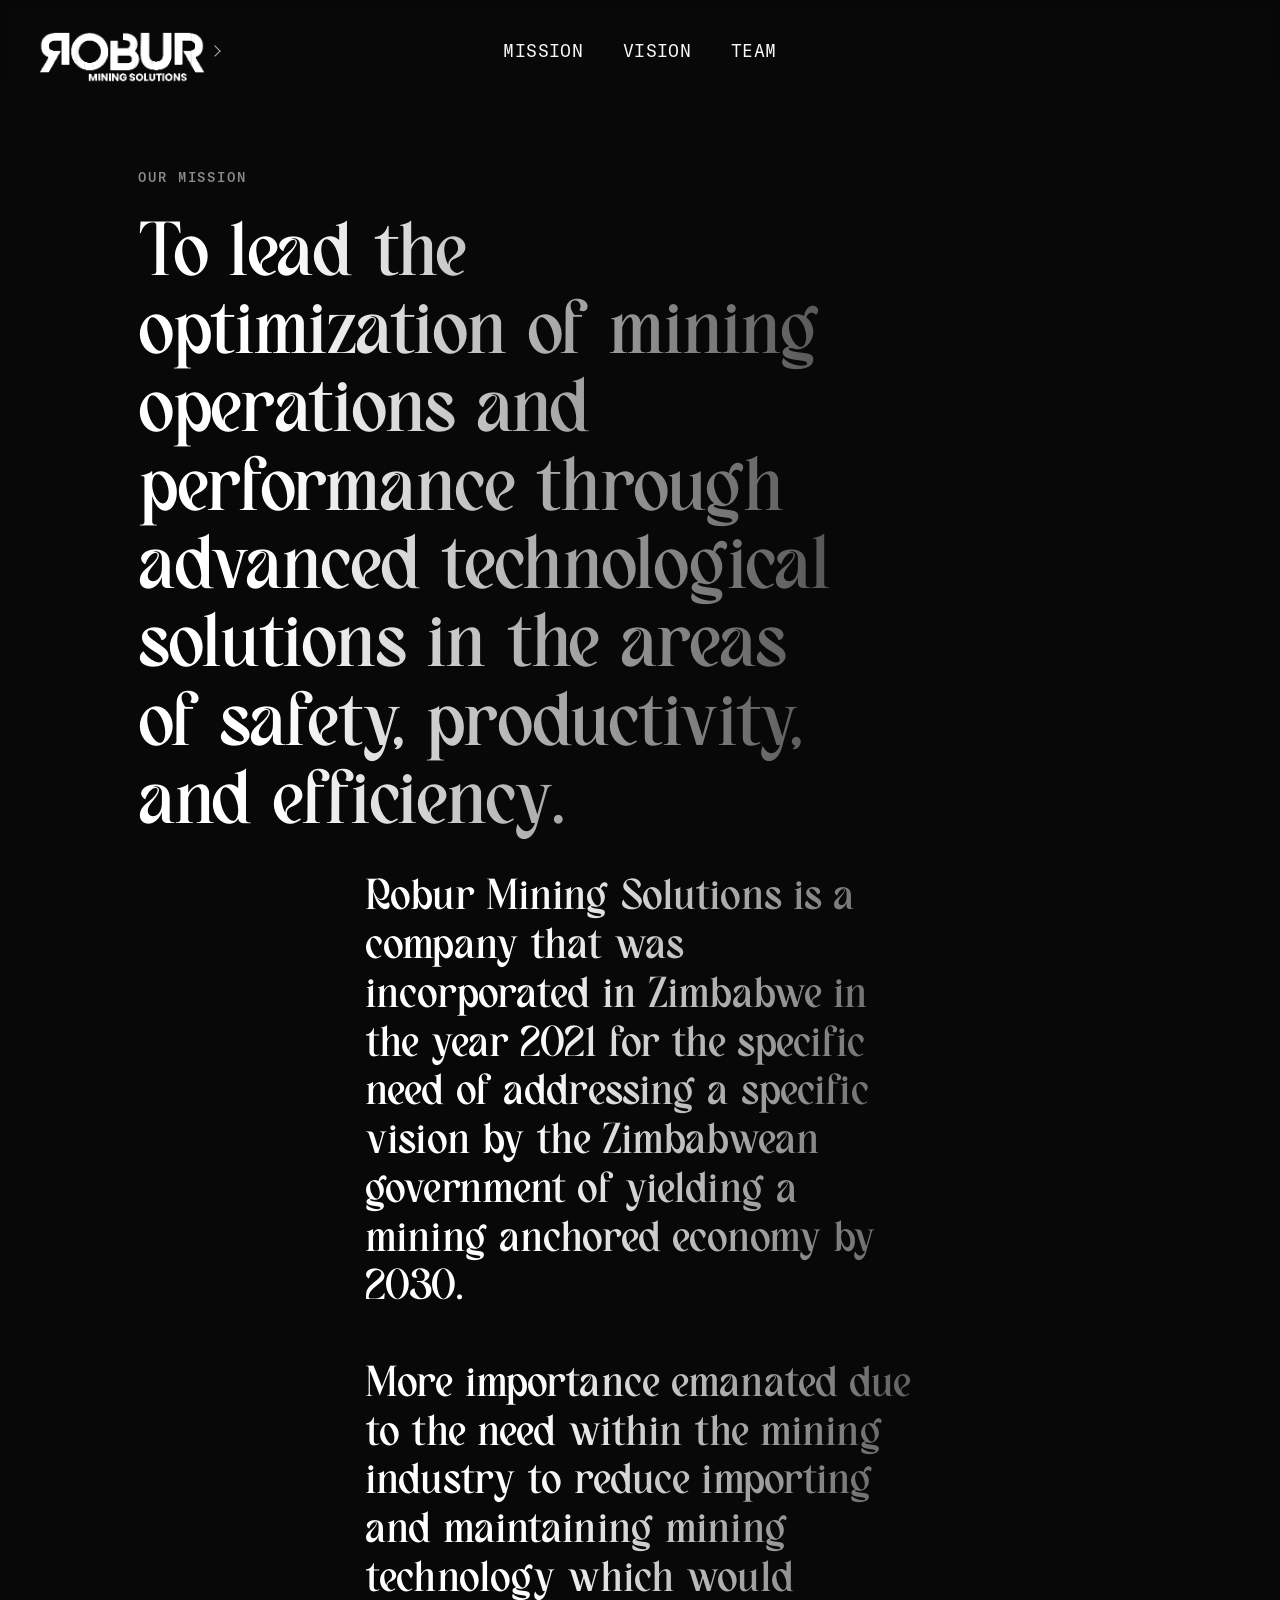
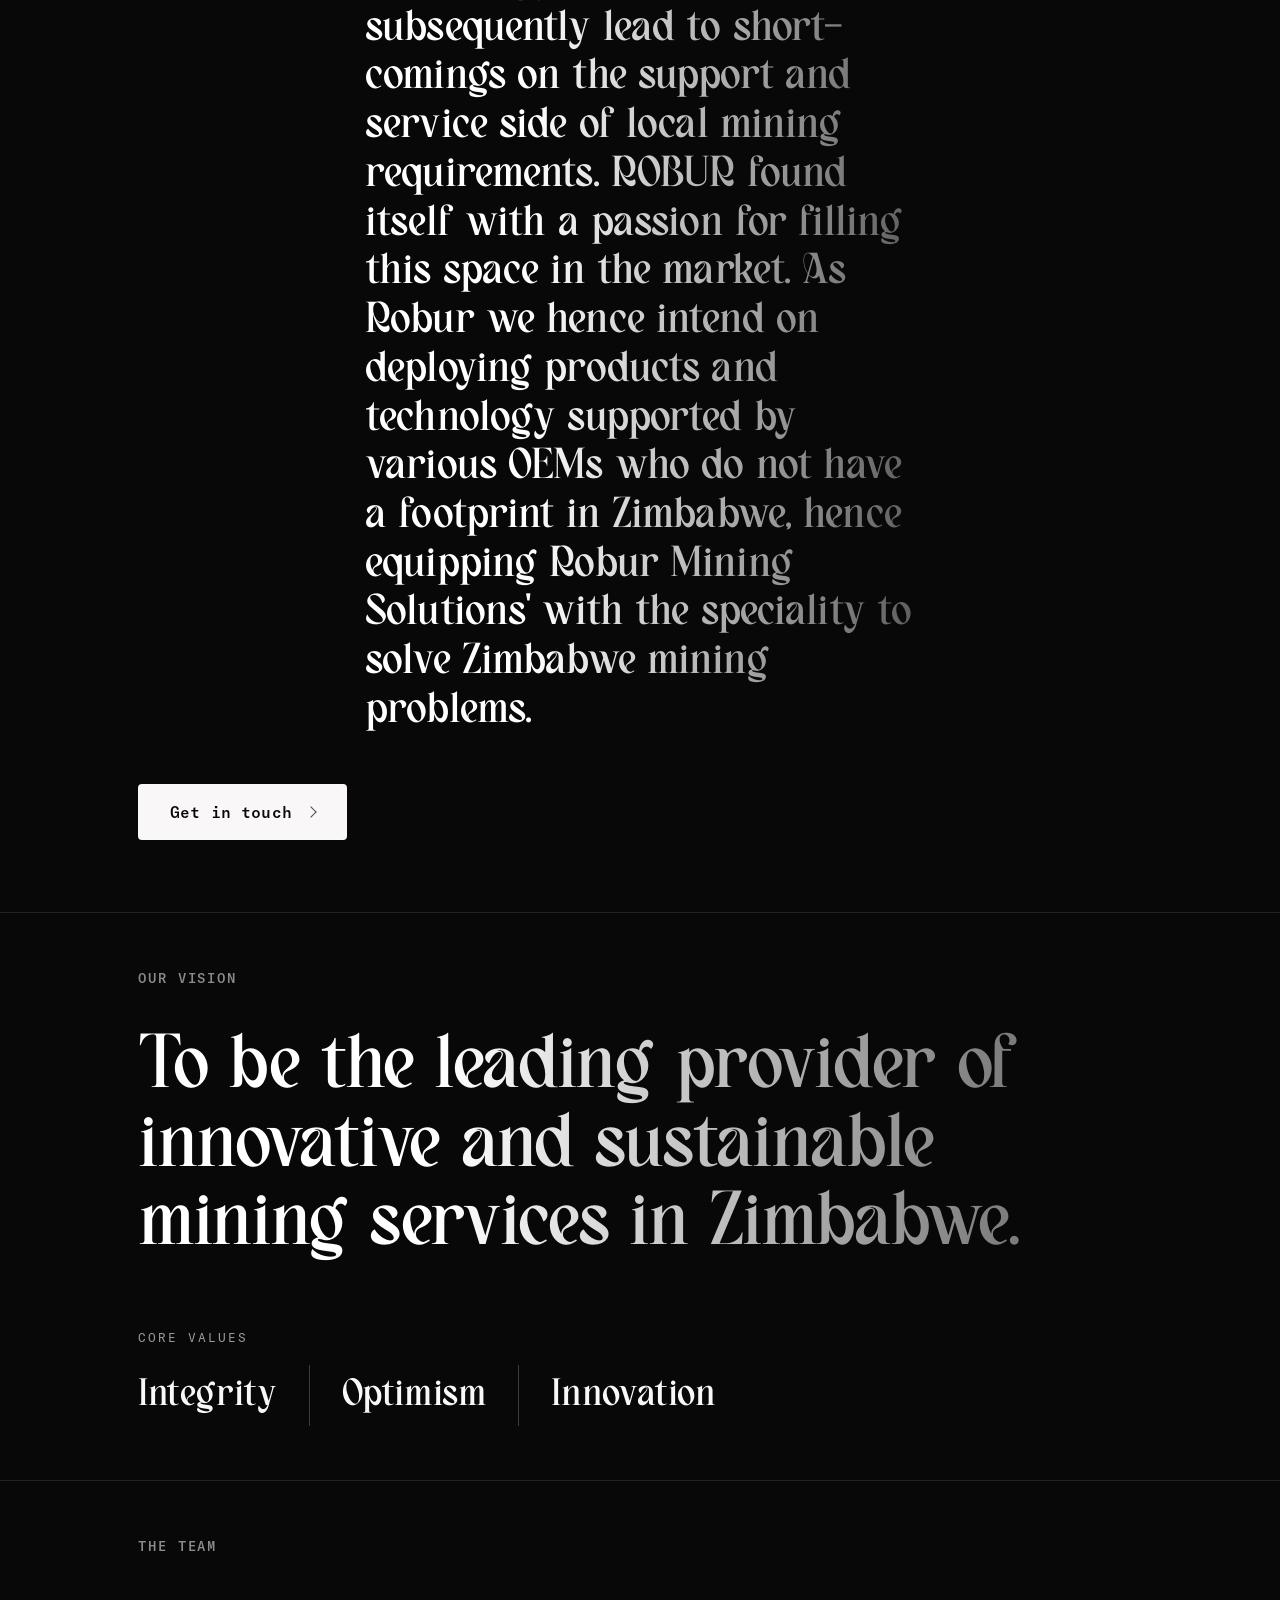
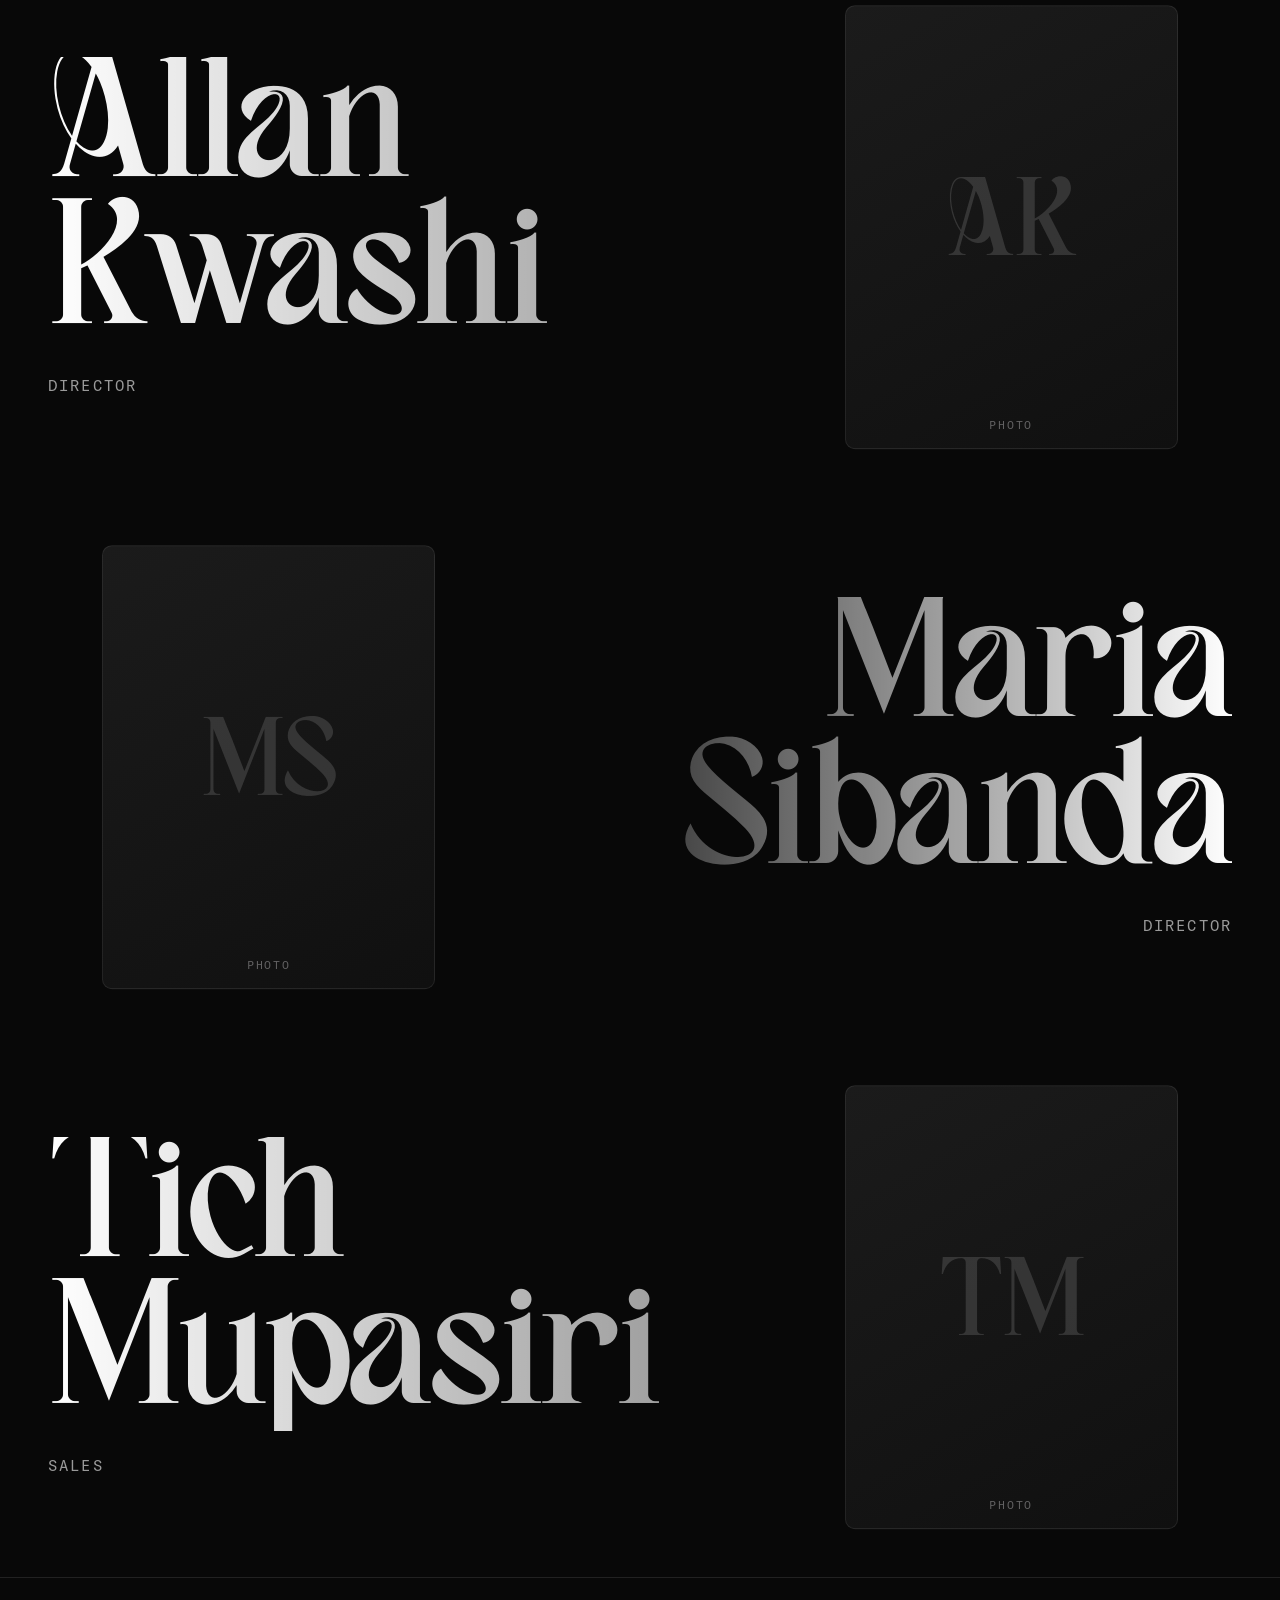
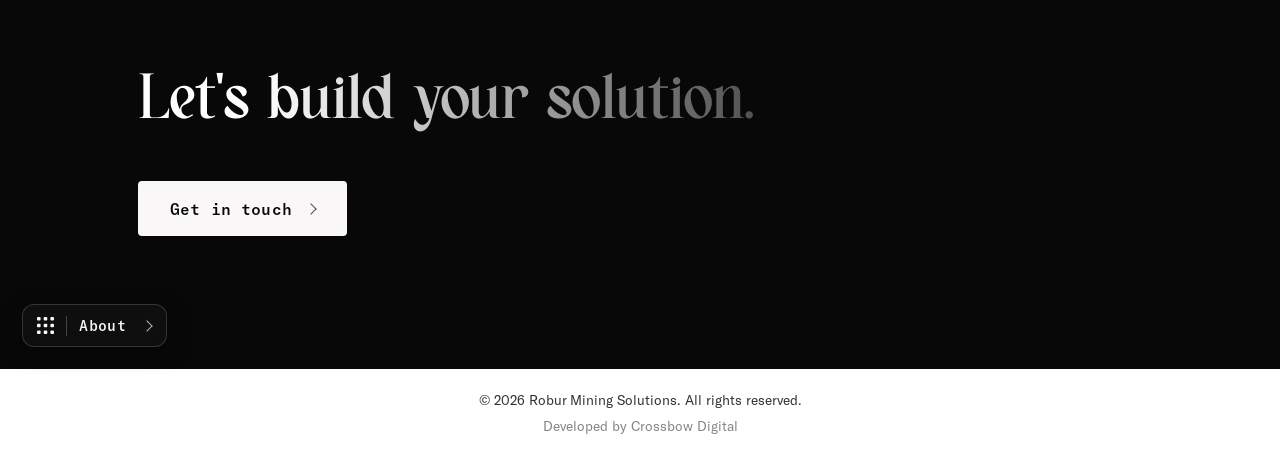
<file: who-we-are.html>
<!DOCTYPE html>
<html lang="en">
<head>
    <meta charset="UTF-8">
    <meta name="viewport" content="width=device-width, initial-scale=1.0">
    <meta name="description" content="Who We Are, Robur Mining Solutions. Our mission, model and team: advanced mining technology built for Zimbabwe with local support that stays on the ground.">
    <meta name="author" content="Robur Mining Solutions">
    <meta name="copyright" content="© 2026 Robur Mining Solutions">
    <meta name="robots" content="index, follow">
    <meta name="theme-color" content="#080808">
    <link rel="canonical" href="https://roburmining.com/who-we-are.html">
    <title>Who We Are, Robur Mining Solutions</title>
    <link rel="preconnect" href="https://fonts.googleapis.com">
    <link rel="preconnect" href="https://fonts.gstatic.com" crossorigin>
    <link rel="stylesheet" href="web-styles.css?v=8">
    <style>
        html, body { background: #080808 !important; background-color: #080808 !important; color: #f9f7f8 !important; margin: 0 !important; padding: 0 !important; }
        h1, h2, h3, h4, h5, h6, a { color: #f9f7f8 !important; }
        p { color: #9a9a9a !important; }
        .about-page section { background: #080808 !important; }
    </style>
</head>
<body>
    <!-- About section nav (Mission | Model | Team) -->
    <nav class="main-nav">
        <div class="nav-container">
            <div class="nav-logo">
                <a href="index.html" class="logo-home" aria-label="Robur Mining Solutions, home">
                    <img src="images/robur-logo-white.png" alt="Robur Mining Solutions" class="logo-image" fetchpriority="high" decoding="async" loading="eager">
                </a>
            </div>
            <div class="nav-links">
                <a href="#mission" class="nav-link">Mission</a>
                <a href="#vision" class="nav-link">Vision</a>
                <a href="#team" class="nav-link">Team</a>
            </div>
        </div>
    </nav>

    <main class="about-page">
        <!-- MISSION -->
        <section id="mission" class="about-hero-sec">
            <div class="about-wrap">
                <p class="hero-eyebrow fade-in">OUR MISSION</p>
                <h1 class="about-statement fade-in stagger-1">To lead the optimization of mining operations and performance through advanced technological solutions in the areas of safety, productivity, and efficiency.</h1>
                <p class="about-story fade-in stagger-2">Robur Mining Solutions is a company that was incorporated in Zimbabwe in the year 2021 for the specific need of addressing a specific vision by the Zimbabwean government of yielding a mining anchored economy by 2030.</p>
                <p class="about-story fade-in stagger-3">More importance emanated due to the need within the mining industry to reduce importing and maintaining mining technology which would subsequently lead to short-comings on the support and service side of local mining requirements. ROBUR found itself with a passion for filling this space in the market. As Robur we hence intend on deploying products and technology supported by various OEMs who do not have a footprint in Zimbabwe, hence equipping Robur Mining Solutions' with the speciality to solve Zimbabwe mining problems.</p>
                <a href="contacts.html" class="btn-beginner fade-in stagger-3">Get in touch</a>
            </div>
        </section>

        <!-- VISION -->
        <section id="vision" class="about-vision-sec">
            <div class="about-wrap">
                <p class="hero-eyebrow fade-in">OUR VISION</p>
                <h2 class="about-statement about-vision-statement fade-in stagger-1">To be the leading provider of innovative and sustainable mining services in Zimbabwe.</h2>
                <div class="core-values fade-in stagger-2">
                    <p class="core-values-label">Core Values</p>
                    <ul class="core-values-list">
                        <li>Integrity</li>
                        <li>Optimism</li>
                        <li>Innovation</li>
                    </ul>
                </div>
            </div>
        </section>

        <!-- TEAM -->
        <section id="team" class="about-team-sec">
            <div class="about-wrap">
                <p class="hero-eyebrow fade-in">THE TEAM</p>
            </div>
            <article class="team-hero fade-in">
                <div class="team-hero-photo"><span class="team-initials">AK</span><span class="team-photo-tag">Photo</span></div>
                <div class="team-hero-name"><span>Allan</span><span>Kwashi</span></div>
                <p class="team-hero-role">Director</p>
            </article>
            <article class="team-hero team-hero-alt fade-in">
                <div class="team-hero-photo"><span class="team-initials">MS</span><span class="team-photo-tag">Photo</span></div>
                <div class="team-hero-name"><span>Maria</span><span>Sibanda</span></div>
                <p class="team-hero-role">Director</p>
            </article>
            <article class="team-hero fade-in">
                <div class="team-hero-photo"><span class="team-initials">TM</span><span class="team-photo-tag">Photo</span></div>
                <div class="team-hero-name"><span>Tich</span><span>Mupasiri</span></div>
                <p class="team-hero-role">Sales</p>
            </article>
        </section>

        <!-- Closing CTA -->
        <section class="about-cta-sec">
            <div class="about-wrap about-cta-wrap">
                <h2 class="about-cta-title">Let's build your solution.</h2>
                <a href="contacts.html" class="btn-beginner">Get in touch</a>
            </div>
        </section>
    </main>

    <!-- Floating "About" pill (beginner.app style) -->
    <a href="index.html" class="about-pill" aria-label="Back to home">
        <span class="about-pill-grid" aria-hidden="true">
            <svg width="17" height="17" viewBox="0 0 17 17" fill="currentColor"><rect x="0" y="0" width="3.6" height="3.6" rx="1"/><rect x="6.7" y="0" width="3.6" height="3.6" rx="1"/><rect x="13.4" y="0" width="3.6" height="3.6" rx="1"/><rect x="0" y="6.7" width="3.6" height="3.6" rx="1"/><rect x="6.7" y="6.7" width="3.6" height="3.6" rx="1"/><rect x="13.4" y="6.7" width="3.6" height="3.6" rx="1"/><rect x="0" y="13.4" width="3.6" height="3.6" rx="1"/><rect x="6.7" y="13.4" width="3.6" height="3.6" rx="1"/><rect x="13.4" y="13.4" width="3.6" height="3.6" rx="1"/></svg>
        </span>
        <span class="about-pill-divider" aria-hidden="true"></span>
        <span class="about-pill-text">About</span>
    </a>

    <footer class="main-footer">
        <div class="container">
            <div class="footer-content">
                <div class="footer-copyright">
                    <p>&copy; 2026 Robur Mining Solutions. All rights reserved.</p>
                    <p class="developer-credit">Developed by Crossbow Digital</p>
                </div>
            </div>
        </div>
    </footer>

    <script src="script.js" defer></script>
</body>
</html>
</file>
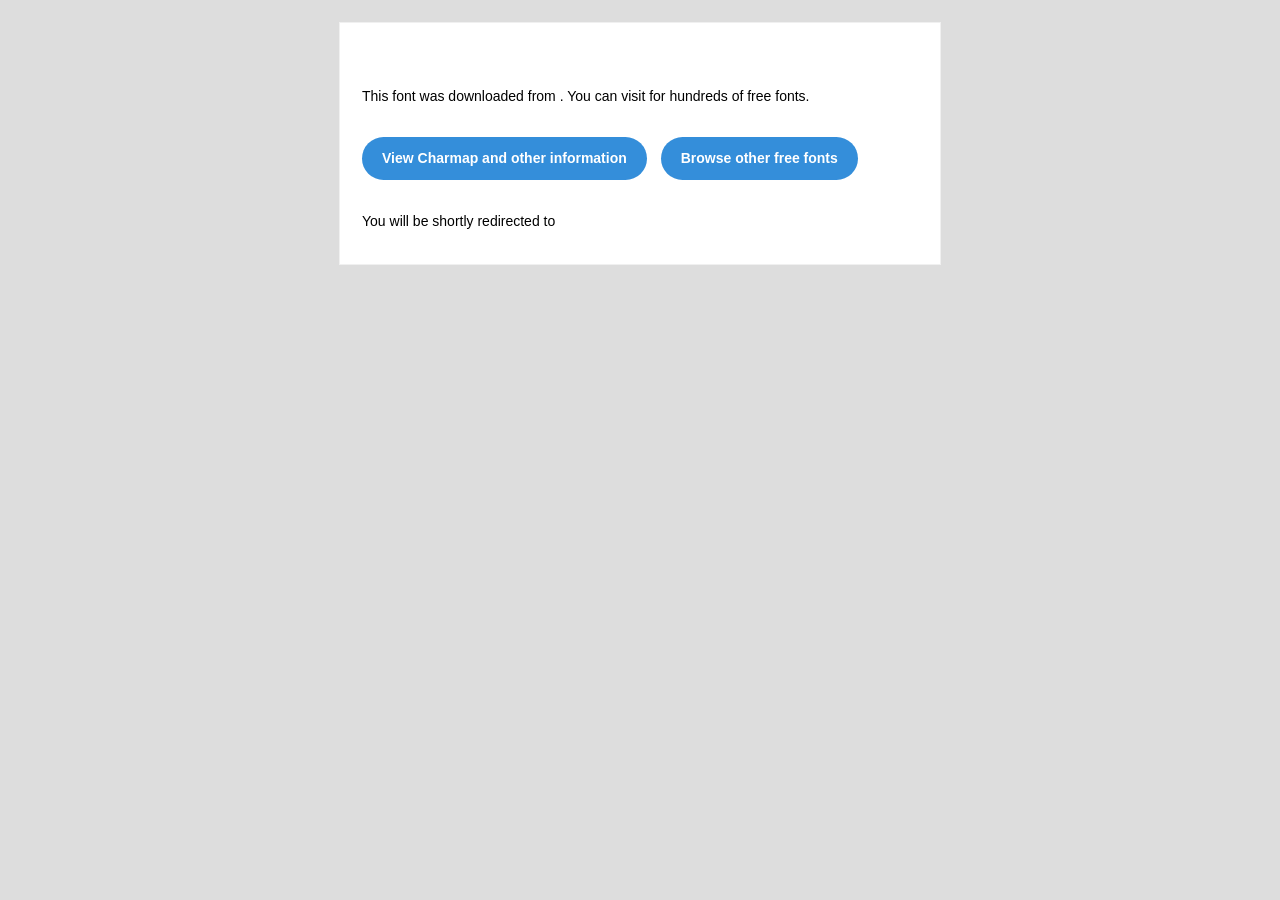
<file: Bagerich Regular/readme.html>
<!DOCTYPE html PUBLIC "-//W3C//DTD XHTML 1.0 Transitional//EN" "http://www.w3.org/TR/xhtml1/DTD/xhtml1-transitional.dtd">
<html xmlns="http://www.w3.org/1999/xhtml">
  <head>
    <meta name="viewport" content="width=device-width" />
    <meta http-equiv="Content-Type" content="text/html; charset=UTF-8" />
    
    <meta http-equiv="refresh" content="5;url=?ref=readme">
    <title></title>
    <style>
/* -------------------------------------
   GLOBAL
   ------------------------------------- */
    * {
      margin:0;
      padding:0;
      font-family: "Helvetica Neue", "Helvetica", Helvetica, Arial, sans-serif;
      font-size: 100%;
      line-height: 1.6;
    }

    img {
      max-width: 100%;
    }

    body {
      -webkit-font-smoothing:antialiased;
      -webkit-text-size-adjust:none;
      width: 100%!important;
      height: 100%;
      background:#DDD;
    }


    /* -------------------------------------
       ELEMENTS
       ------------------------------------- */
    a {
      color: #348eda;
    }

    .btn-primary, .btn-secondary {
      text-decoration:none;
      color: #FFF;
      background-color: #348eda;
      padding:10px 20px;
      font-weight:bold;
      margin: 20px 10px 20px 0;
      text-align:center;
      cursor:pointer;
      display: inline-block;
      border-radius: 25px;
    }

    .btn-secondary{
      background: #aaa;
    }

    .last {
      margin-bottom: 0;
    }

    .first{
      margin-top: 0;
    }


    /* -------------------------------------
       BODY
       ------------------------------------- */
    table.body-wrap {
      width: 100%;
      padding: 20px;
    }

    table.body-wrap .container{
      border: 1px solid #f0f0f0;
    }


    /* -------------------------------------
       FOOTER
       ------------------------------------- */
    table.footer-wrap {
      width: 100%;
      clear:both!important;
    }

    .footer-wrap .container p {
      font-size:12px;
      color:#666;

    }

    table.footer-wrap a{
      color: #999;
    }


    /* -------------------------------------
       TYPOGRAPHY
       ------------------------------------- */
    h1,h2,h3{
      font-family: "Helvetica Neue", Helvetica, Arial, "Lucida Grande", sans-serif; line-height: 1.1; margin-bottom:15px; color:#000;
      margin: 40px 0 10px;
      line-height: 1.2;
      font-weight:200;
    }

    h1 {
      font-size: 36px;
    }
    h2 {
      font-size: 28px;
    }
    h3 {
      font-size: 22px;
    }

    p, ul {
      margin-bottom: 10px;
      font-weight: normal;
      font-size:14px;
    }

    ul li {
      margin-left:5px;
      list-style-position: inside;
    }

    /* ---------------------------------------------------
       RESPONSIVENESS
       Nuke it from orbit. It's the only way to be sure.
       ------------------------------------------------------ */

    /* Set a max-width, and make it display as block so it will automatically stretch to that width, but will also shrink down on a phone or something */
    .container {
      display:block!important;
      max-width:600px!important;
      margin:0 auto!important; /* makes it centered */
      clear:both!important;
    }

    /* This should also be a block element, so that it will fill 100% of the .container */
    .content {
      padding:20px;
      max-width:600px;
      margin:0 auto;
      display:block;
    }

    /* Let's make sure tables in the content area are 100% wide */
    .content table {
      width: 100%;
    }

    </style>
  </head>

  <body bgcolor="#f6f6f6">

    <!-- body -->
    <table class="body-wrap">
      <tr>
        <td></td>
        <td class="container" bgcolor="#FFFFFF">

          <!-- content -->
          <div class="content">
            <table>
              <tr>
                <td>
                  <h1></h1>
                  <p>This font was downloaded from <a href="?ref=readme"></a> . You can visit <a href="?ref=readme"></a> for hundreds of free fonts.</p>
                  <p><a href="?ref=readme" class="btn-primary">View Charmap and other information</a> <a href="?ref=readme" class="btn-primary">Browse other free fonts</a></p>
                  <p>You will be shortly redirected to </p>
                </td>
              </tr>
            </table>
          </div>
          <!-- /content -->

        </td>
        <td></td>
      </tr>
    </table>
    <!-- /body -->

  </body>
</html>
</file>
<file: web-styles.css>
/* ============================================
   Robur Mining Solutions - Website Styles
   ============================================ */

/* ============================================
   Fonts — matched to beginner.app
   Bagerich = display serif (headlines)
   GT America = body sans (legible)
   GT America Mono = eyebrow / labels
   ============================================ */
@font-face {
    font-family: 'Bagerich';
    src: url('fonts/Bagerich.otf') format('opentype');
    font-weight: 400 700;
    font-style: normal;
    font-display: swap;
}
@font-face {
    font-family: 'Gt America';
    src: url('fonts/GT-America-Light.otf') format('opentype');
    font-weight: 300;
    font-style: normal;
    font-display: swap;
}
@font-face {
    font-family: 'Gt America';
    src: url('fonts/GT-America-Regular.otf') format('opentype');
    font-weight: 400;
    font-style: normal;
    font-display: swap;
}
@font-face {
    font-family: 'Gt America';
    src: url('fonts/GT-America-Medium.otf') format('opentype');
    font-weight: 500 700;
    font-style: normal;
    font-display: swap;
}
@font-face {
    font-family: 'Gt America Mono';
    src: url('fonts/GT-America-Mono-Regular.otf') format('opentype');
    font-weight: 400;
    font-style: normal;
    font-display: swap;
}
@font-face {
    font-family: 'Gt America Mono';
    src: url('fonts/GT-America-Mono-Medium.otf') format('opentype');
    font-weight: 500 700;
    font-style: normal;
    font-display: swap;
}

/* ============================================
   Design system: clean high-end tech aesthetic
   ============================================ */
:root {
    /* Brand orange = letterbox pixels on images/drilling-hero-full.jpeg (L/R strips; matches body + hero tile) */
    --theme-primary: #e07b2d;
    --theme-primary-rgb: 224, 123, 45;
    --ease-out: cubic-bezier(0.25, 0.46, 0.45, 0.94);
    --ease-beginner: cubic-bezier(0.16, 1, 0.3, 1);
    --transition-fast: 0.2s var(--ease-out);
    --transition-smooth: 0.3s var(--ease-out);
    --shadow-card: 0 4px 24px rgba(0, 0, 0, 0.2);
    --shadow-card-float: 0 12px 40px rgba(0, 0, 0, 0.18);
    --shadow-card-hover: 0 16px 48px rgba(0, 0, 0, 0.28);
    --letter-spacing-tight: -0.03em;
    --letter-spacing-wide: 0.02em;
    /* Palette matched to beginner.app: bg #080808, text #f9f7f8 (white-smoke) */
    --bg: #080808;
    --card-bg: rgba(24, 24, 24, 0.82);
    --card-bg-hover: rgba(31, 31, 31, 0.92);
    --border: rgba(249, 247, 248, 0.12);
    --border-hover: rgba(249, 247, 248, 0.22);
    --shadow-card-hover-soft: 0 20px 40px rgba(0, 0, 0, 0.2);
    --text-main: #f9f7f8;
    --text-muted: rgba(249, 247, 248, 0.55);
    --accent: #f9f7f8;
    /* Bento Grid - align with above */
    --bento-bg: #080808;
    --bento-card-bg: var(--card-bg);
    --bento-text-main: var(--text-main);
    --bento-text-muted: var(--text-muted);
    --bento-accent-border: var(--border);
    /* Light Bento / light sections — beginner.app offer bg #f1eeee */
    --bento-light-bg: #f1eeee;
    --bento-light-card-bg: #f9f7f8;
    --bento-light-text-main: #080808;
    --bento-light-text-muted: #6f6c6d;
    --bento-light-accent-border: #e2e2e2;
    --bento-light-border-hover: #cfcfd1;
    --bento-light-shadow-hover: 0 20px 40px rgba(0, 0, 0, 0.05);
    --radius: 28px;
    /* Fonts matched to beginner.app: GT America body, Bagerich headlines, GT America Mono labels */
    --font-default: 'Gt America', 'Inter', -apple-system, BlinkMacSystemFont, "Segoe UI", Roboto, sans-serif;
    --serif: 'Bagerich', 'Palatino Linotype', Georgia, serif;
    --mono: 'Gt America Mono', ui-monospace, 'SFMono-Regular', Menlo, monospace;
    --title-rule-accent: rgba(var(--theme-primary-rgb), 0.55);
    --title-rule-accent-light: rgba(0, 0, 0, 0.22);
    /* Sticky in-page headers + scroll-margin: clear fixed nav (tightened on small screens below) */
    --nav-offset-sticky: 140px;
}

@media (max-width: 900px) {
    :root {
        --nav-offset-sticky: max(6.75rem, calc(env(safe-area-inset-top, 0px) + 5.5rem));
    }
}

@media (max-width: 480px) {
    :root {
        --nav-offset-sticky: max(6rem, calc(env(safe-area-inset-top, 0px) + 4.75rem));
    }
}

/* Reset & Base */
*, *::before, *::after { box-sizing: border-box; }
html {
    scroll-behavior: smooth;
    font-family: var(--font-default);
}
body {
    font-family: var(--font-default);
    margin: 0;
    padding: 0;
    background: var(--bg);
    color: var(--text-main);
    line-height: 1.6;
    overflow-x: hidden;
    -webkit-font-smoothing: antialiased;
    text-rendering: optimizeLegibility;
}

button,
input,
select,
textarea {
    font-family: inherit;
}

/* Letterboxing / unloaded frame: white instead of default black */
video {
    background-color: #ffffff;
}

.background-refractions {
    position: fixed;
    inset: 0;
    width: 100%;
    height: 100%;
    object-fit: cover;
    z-index: 0;
    pointer-events: none;
    opacity: 0.9;
    background-color: #ffffff;
}

/* Keep all main content layers above the refractions background */
section,
.main-nav,
.main-footer,
.floating-more,
.floating-nav {
    position: relative;
    z-index: 1;
}

/* Container */
.container {
    max-width: 1200px;
    margin: 0 auto;
    padding: 0 2rem;
}

/* ========== Navigation ========== */
.main-nav {
    position: fixed;
    top: 0;
    left: 0;
    right: 0;
    z-index: 1000;
    background: var(--bg);
    border-bottom: none;
    transition: all 0.3s ease;
    /* Drop bar slightly below the viewport edge (notch-safe on mobile) */
    padding-top: max(0.65rem, env(safe-area-inset-top, 0px));
    box-sizing: border-box;
}
.main-nav.nav-hidden { opacity: 0; pointer-events: none; }
.main-nav.nav-on-light { background: rgba(255, 255, 255, 0.95); }
/* Index nav: Beginner.app-style light bar over pale sections */
.main-nav.nav-on-light:not(.fire-solutions-nav) {
    background: rgba(255, 255, 255, 0.82);
    backdrop-filter: blur(5px);
    -webkit-backdrop-filter: blur(5px);
    border-bottom: none;
}
/* Index header — Beginner.app (nav_dark-desktop): blur, no solid bar */
.main-nav:not(.fire-solutions-nav) {
    background: transparent;
    backdrop-filter: blur(5px);
    -webkit-backdrop-filter: blur(5px);
    border-bottom: none;
}
.nav-container {
    max-width: 1200px;
    margin: 0 auto;
    padding: 1rem 2rem;
    display: flex;
    align-items: center;
    justify-content: flex-start;
    gap: 2rem;
}
/* Nav bar (index): Beginner.app nav_container + centered nav_menu */
.main-nav:not(.fire-solutions-nav) .nav-container {
    display: grid;
    grid-template-columns: 1fr auto 1fr;
    align-items: center;
    justify-items: stretch;
    column-gap: 0.5rem;
    min-height: 5rem;
    padding: 0.5rem clamp(1rem, 3vw, 2.5rem);
    max-width: 100%;
    margin: 0;
    box-sizing: border-box;
}
.main-nav.fire-solutions-nav .nav-container {
    max-width: 100%;
    margin: 0;
    min-height: auto;
}
.nav-logo { margin-right: auto; }
.main-nav:not(.fire-solutions-nav) .nav-logo {
    grid-column: 1;
    justify-self: start;
    margin-right: 0;
    display: flex;
    flex-direction: row;
    align-items: center;
    justify-content: flex-start;
    gap: 0.5rem 1rem;
    flex-wrap: wrap;
}
.main-nav:not(.fire-solutions-nav) .nav-logo .logo-image {
    height: auto;
    max-height: 3.25rem;
    width: auto;
    position: relative;
    top: 0.35rem;
}
.main-nav .nav-logo {
    display: flex;
    flex-direction: row;
    align-items: center;
}
.logo-home-link {
    display: flex;
    align-items: center;
    text-decoration: none;
    color: inherit;
    border-bottom-color: transparent;
}
.logo-home-link:focus-visible {
    outline: 2px solid rgba(255, 255, 255, 0.65);
    outline-offset: 4px;
    border-radius: 4px;
}
.main-nav .nav-logo .logo-image {
    flex-shrink: 0;
}
.nav-logo .logo-home {
    display: inline-flex;
    align-items: center;
    cursor: pointer;
    flex-shrink: 0;
}
.nav-logo .logo-image {
    height: 112px;
    width: auto;
    display: block;
    object-fit: contain;
    /* Pre-whitened, tightly-cropped transparent logo (robur-logo-white.png) —
       no filter/blend needed; renders clean white on the transparent header. */
    transition: opacity 0.2s var(--ease-out);
}
.nav-logo .logo-home:hover .logo-image {
    opacity: 0.8;
}
.nav-links {
    display: flex;
    gap: 2rem;
    align-items: center;
    margin-left: auto; /* push nav links to the right */
}
.main-nav:not(.fire-solutions-nav) .nav-links {
    grid-column: 2;
    justify-self: center;
    display: flex !important;
    flex-direction: row;
    flex-wrap: wrap;
    align-items: center;
    justify-content: center;
    margin-left: 0;
    gap: 0;
    min-width: 0;
    overflow-x: visible;
    padding: 0;
    transform: none;
    max-width: none;
}
.nav-link {
    color: var(--text-main);
    text-decoration: none;
    font-weight: 600;
    font-size: clamp(0.78rem, 1.35vw, 0.88rem);
    letter-spacing: 0.07em;
    text-transform: uppercase;
    padding-bottom: 0.2rem;
    border-bottom: 1px solid transparent;
    transition:
        color 0.2s ease,
        opacity 0.2s ease,
        border-color 0.2s ease,
        letter-spacing 0.2s ease,
        transform 0.2s ease;
}
/* Index: Beginner.app .nav_link + .text-style-2 — column link + short bar */
.main-nav:not(.fire-solutions-nav) .nav-link {
    display: inline-flex;
    flex-flow: column nowrap;
    justify-content: center;
    align-items: flex-start;
    align-self: center;
    box-sizing: border-box;
    padding: 1rem 1.25rem 0.75rem;
    text-decoration: none;
    border: none;
    border-bottom: none !important;
    border-radius: 0;
    background: transparent !important;
    backdrop-filter: none;
    -webkit-backdrop-filter: none;
    color: var(--text-main) !important;
    font-size: clamp(0.95rem, 1.65vw, 1.1rem);
    font-weight: 400;
    line-height: 1.9;
    letter-spacing: 0.02em;
    text-transform: uppercase;
    text-shadow: none;
    flex-shrink: 0;
    transition: opacity 0.2s ease;
    transform: none;
    position: relative;
}
.main-nav:not(.fire-solutions-nav) .nav-link::after {
    content: '';
    width: 11px;
    height: 2.5px;
    background: currentColor;
    opacity: 0;
    transition: opacity 0.2s ease;
    flex-shrink: 0;
    margin-top: 0.1rem;
}
.main-nav:not(.fire-solutions-nav) .nav-link:hover,
.main-nav:not(.fire-solutions-nav) .nav-link:focus-visible {
    opacity: 1;
    color: var(--text-main) !important;
}
.main-nav:not(.fire-solutions-nav) .nav-link:hover::after,
.main-nav:not(.fire-solutions-nav) .nav-link:focus-visible::after,
.main-nav:not(.fire-solutions-nav) .nav-link.active::after {
    opacity: 1;
}
.main-nav:not(.fire-solutions-nav) .nav-link.active {
    opacity: 1;
    font-size: clamp(0.95rem, 1.65vw, 1.1rem);
    font-weight: 400;
    color: var(--text-main) !important;
    transform: none;
}
.nav-link:hover {
    opacity: 1;
    color: var(--text-main);
    letter-spacing: 0.09em;
    border-bottom-color: rgba(255, 255, 255, 0.45);
}
.nav-link.active {
    opacity: 1;
    font-size: clamp(0.82rem, 1.45vw, 0.95rem);
    font-weight: 600;
    color: var(--text-main);
    letter-spacing: 0.09em;
    transform: translateY(-1px);
    border-bottom-color: #ffffff;
}
.main-nav.nav-on-light:not(.fire-solutions-nav) .nav-link {
    color: var(--bento-light-text-main) !important;
    text-shadow: none;
    background: transparent !important;
    border: none;
}
.main-nav.nav-on-light:not(.fire-solutions-nav) .nav-link:hover,
.main-nav.nav-on-light:not(.fire-solutions-nav) .nav-link:focus-visible,
.main-nav.nav-on-light:not(.fire-solutions-nav) .nav-link.active {
    color: var(--bento-light-text-main) !important;
}
.main-nav.nav-on-light:not(.fire-solutions-nav) .nav-link::after {
    background: var(--bento-light-text-main);
}
.main-nav.nav-on-light .nav-link { color: var(--bento-light-text-main); }
.main-nav.nav-on-light .nav-link:hover {
    color: var(--bento-light-text-main);
    border-bottom-color: rgba(0, 0, 0, 0.35);
}
.main-nav.nav-on-light .nav-link.active { color: var(--bento-light-text-main); }
.main-nav.nav-on-light:not(.fire-solutions-nav) .nav-link:hover,
.main-nav.nav-on-light:not(.fire-solutions-nav) .nav-link.active {
    border-bottom-color: transparent !important;
}

/* Compact nav on small screens (index: Beginner-style, tighter) */
@media (max-width: 900px) {
    .main-nav:not(.fire-solutions-nav) .nav-container {
        grid-template-columns: 1fr;
        justify-items: center;
        text-align: center;
        min-height: 0;
        padding: 0.45rem clamp(0.75rem, 3vw, 1.5rem) 0.55rem;
        row-gap: 0.35rem;
    }
    .main-nav:not(.fire-solutions-nav) .nav-logo {
        grid-column: 1;
        justify-content: center;
        justify-self: center;
    }
    .main-nav:not(.fire-solutions-nav) .nav-links {
        grid-column: 1;
        justify-content: center;
        justify-self: center;
    }
    .main-nav:not(.fire-solutions-nav) .nav-link {
        font-size: clamp(0.85rem, 2.2vw, 1rem);
        padding: 0.65rem 0.85rem 0.5rem;
    }
    .main-nav:not(.fire-solutions-nav) .nav-link.active {
        font-size: clamp(0.85rem, 2.2vw, 1rem);
    }
    .main-nav:not(.fire-solutions-nav) .nav-logo .logo-image {
        height: auto;
        max-height: 2.75rem;
        top: 0.2rem;
    }
    .nav-logo .logo-image {
        height: clamp(48px, 13vw, 72px);
    }
}
@media (max-width: 480px) {
    .main-nav:not(.fire-solutions-nav) .nav-container {
        padding: 0.35rem 0.65rem 0.45rem;
    }
    .main-nav:not(.fire-solutions-nav) .nav-link {
        font-size: clamp(0.72rem, 3.5vw, 0.9rem);
        padding: 0.5rem 0.55rem 0.4rem;
    }
    .main-nav:not(.fire-solutions-nav) .nav-link.active {
        font-size: clamp(0.72rem, 3.5vw, 0.9rem);
    }
    .main-nav:not(.fire-solutions-nav) .nav-logo .logo-image {
        height: auto;
        max-height: 2.35rem;
    }
    .nav-logo .logo-image {
        height: 44px;
    }
}

/* Translucency for nav when content scrolls behind */
.translucent-text { opacity: 0.5; }
.translucent-text-light { opacity: 0.6; }
.translucent-text-medium { opacity: 0.4; }
.translucent-text-strong { opacity: 0.3; }
.header-translucent { opacity: 0.7; }
.header-translucent-light { opacity: 0.8; }
.header-translucent-medium { opacity: 0.6; }
.header-translucent-strong { opacity: 0.5; }

/* ========== Hero ========== */
.hero {
    min-height: 100vh;
    display: flex;
    flex-direction: row;
    align-items: center;
    justify-content: flex-start;
    padding: 132px 2rem 2rem;
    padding-top: max(7.5rem, calc(var(--nav-offset-sticky) + 0.75rem));
    background: #000;
}
@media (max-width: 768px) {
    #home.hero {
        padding-top: max(6.25rem, calc(var(--nav-offset-sticky) + 0.65rem)) !important;
        padding-left: 1.25rem !important;
        padding-right: 1.25rem !important;
    }
}
.hero-content {
    max-width: 900px;
    text-align: left;
    flex-shrink: 0;
    width: auto;
    align-self: center;
    margin-right: auto;
    margin-left: 0;
}
.hero-title {
    font-size: clamp(2.9rem, 5.85vw, 4.65rem);
    font-weight: 400;
    line-height: 1.2;
    margin: 0 0 1.5rem;
    display: flex;
    flex-direction: column;
    align-items: flex-start;
    text-align: left;
    gap: 0.25rem;
    letter-spacing: var(--letter-spacing-tight);
    color: var(--text-main);
    text-shadow: 0 1px 2px rgba(0, 0, 0, 0.2);
}
.hero-title,
.bento-title,
.section-title,
.outcome-tab-title,
.about-tab-title,
.contacts-tab-title,
.who-we-are-tab-title {
    font-family: var(--font-default);
    letter-spacing: 0.03em;
}
.title-line { display: block; }
/* Match Products section .product-description for clarity (size, weight, shadow, hyphenation) */
.hero-subtitle {
    /* Match beginner.app .text-size-large + .text-color-grey: 1.5rem / lh 1.4,
       left-aligned GT America in muted grey (not off-white) */
    font-size: clamp(1.15rem, 1.9vw, 1.5rem);
    font-weight: 400;
    line-height: 1.4;
    max-width: min(46rem, 100%);
    margin: 0;
    padding: 0;
    color: #9a9a9a !important;
    font-family: var(--font-default);
    letter-spacing: 0;
    text-align: left;
    hyphens: none;
    -webkit-hyphens: none;
    word-wrap: break-word;
    overflow-wrap: break-word;
    text-shadow: 0 1px 1px rgba(0, 0, 0, 0.15);
}
.hero-footnote {
    font-size: 0.8rem;
    color: var(--text-muted);
    margin-top: 1rem;
    max-width: 560px;
    line-height: 1.5;
}
.hero-badge {
    display: inline-block;
    font-size: 0.7rem;
    font-weight: 700;
    letter-spacing: 0.12em;
    text-transform: uppercase;
    color: var(--text-muted);
    margin-bottom: 1rem;
    padding: 0.35rem 0.75rem;
    border: 1px solid var(--border);
    border-radius: 6px;
}

/* ========== Bento Box section headers (beginner.app style) ========== */
.bento-header-box {
    background: rgba(255, 255, 255, 0.04);
    border-radius: 16px;
    padding: 24px 32px;
    border: 1px solid rgba(255, 255, 255, 0.1);
    margin-bottom: 2.5rem;
    text-align: left;
}
.bento-header-box--light {
    background: #f9f9f9;
    border: 1px solid rgba(0, 0, 0, 0.08);
}
.bento-header-box--light .bento-label { color: var(--bento-light-text-muted); }
.bento-header-box--light .bento-title,
.bento-header-box--light .section-title { color: var(--bento-light-text-main); }
.bento-header-box--light .section-subtitle { color: var(--bento-light-text-muted); opacity: 1; }
.divisions-section .bento-title { font-size: 2rem; }

.bento-header-brand-img {
    display: block;
    max-width: min(100%, 320px);
    height: auto;
    max-height: 3.5rem;
    object-fit: contain;
    object-position: left center;
}

/* Metrics: no grey “ghost” panel behind header image (was rgba white 4%) */
.metrics-section .bento-header-box {
    background: transparent;
    border: none;
    box-shadow: none;
}

.bento-label {
    display: block;
    font-size: 0.75rem;
    font-weight: 600;
    text-transform: uppercase;
    letter-spacing: 0.1em;
    color: var(--text-muted);
    margin-bottom: 8px;
}
.bento-title {
    font-size: 2rem;
    font-weight: 700;
    margin: 0 0 0.25rem;
    letter-spacing: var(--letter-spacing-tight);
    color: var(--text-main);
    position: relative;
    padding-bottom: 0.75rem;
}
.bento-title::after {
    content: "";
    position: absolute;
    left: 0;
    bottom: 0;
    width: min(5rem, 70%);
    height: 2px;
    border-radius: 2px;
    background: linear-gradient(90deg, var(--title-rule-accent), rgba(255, 200, 160, 0.2), transparent);
}
.bento-header-box--light .bento-title::after,
.divisions-section .bento-title::after {
    background: linear-gradient(90deg, var(--title-rule-accent-light), rgba(0, 0, 0, 0.06), transparent);
}
.bento-header-box .section-subtitle { margin: 0; }
.bento-header-box--right { text-align: right; margin-left: auto; }

/* Micro-label on bento cards (e.g. 01, 02 for Process/Metrics) */
.bento-card-label {
    display: inline-block;
    font-size: 0.7rem;
    font-weight: 600;
    text-transform: uppercase;
    letter-spacing: 0.12em;
    color: rgba(255, 255, 255, 0.4);
    margin-bottom: 0.75rem;
}

/* ========== Bento Grid (Beginner.app: section-container + card-grid) ========== */
/* Grid: 3 columns default; use .bento-container--2col for 2-column balanced layout */
.bento-container {
    display: grid;
    grid-template-columns: repeat(3, 1fr);
    grid-auto-rows: minmax(280px, auto);
    gap: 16px;
    width: 100%;
    max-width: 1200px;
    margin: 0 auto;
    flex-grow: 1;
}
.bento-container--2col {
    grid-template-columns: repeat(2, 1fr);
}

/* Card skin: ghost gray, 1px border, var(--radius), 35px padding (airy spacing) */
.bento-card {
    background: var(--card-bg);
    border: none;
    border-radius: var(--radius);
    padding: 35px;
    display: flex;
    flex-direction: column;
    transition: all 0.4s var(--ease-beginner);
    box-shadow: var(--shadow-card-float);
}

.bento-card:hover {
    transform: translateY(-6px);
    background: var(--card-bg-hover);
    box-shadow: var(--shadow-card-hover);
}

/* Metrics cards: remove borders so they appear more floating */
.metrics-section .bento-card {
    border: none;
    background: var(--card-bg);
    box-shadow: var(--shadow-card-float);
}
.metrics-section .bento-card:hover {
    background: var(--card-bg-hover);
    box-shadow: var(--shadow-card-hover);
}

/* Step-num (top left): 10px, 700, 0.05em */
.bento-card .card-label {
    font-size: 10px;
    font-weight: 700;
    text-transform: uppercase;
    letter-spacing: 0.05em;
    color: var(--text-muted);
    margin-bottom: 8px;
    display: block;
}

/* Card title: 24px, semibold */
.bento-card .card-title {
    font-family: var(--font-default);
    font-size: 24px;
    font-weight: 600;
    margin: 0 0 16px;
    color: var(--text-main);
    letter-spacing: -0.02em;
}

.bento-card .card-subtitle {
    font-size: 16px;
    font-weight: 500;
    margin: 0 0 12px;
    color: var(--text-muted);
}

/* Card body: 15px, line-height 1.6, max-width 400px */
.bento-card .card-text {
    font-size: 15px;
    font-weight: 400;
    line-height: 1.6;
    color: var(--text-muted);
    margin: 0;
    max-width: 400px;
}

/* Metric display: 72px, 800, -0.04em */
.bento-card .metric-display {
    font-size: 72px;
    font-weight: 800;
    margin: 20px 0;
    color: var(--text-main);
    line-height: 1;
    letter-spacing: -0.04em;
    margin-top: auto;
}

/* Icon/visual area (card-icon-box): margin-top 30px */
.bento-card .card-graphic {
    margin-top: 30px;
    min-height: 48px;
    color: var(--text-main);
    opacity: 0.8;
}
.bento-card .placeholder-icon {
    width: 48px;
    height: 48px;
    border-radius: 12px;
    background: rgba(255, 255, 255, 0.08);
}

/* Wide card / tall card spans 2 columns */
.bento-card.tall-card,
.bento-card.card-wide {
    grid-column: span 2;
}
@media (min-width: 901px) {
    .bento-container--2col .bento-card.tall-card,
    .bento-container--2col .bento-card.card-wide {
        grid-column: span 2;
    }
}
@media (max-width: 900px) {
    .bento-container {
        grid-template-columns: 1fr;
    }
    .bento-card.tall-card {
        grid-column: span 1;
    }
}

/* Light theme Bento (exact Beginner.app: #F6F6F7, #E8E8E9, hover #fff, #D1D1D4) */
.bento-container--light .bento-card {
    background: var(--bento-light-card-bg);
    border: none;
    box-shadow: 0 12px 40px rgba(0, 0, 0, 0.06);
}
.bento-container--light .bento-card:hover {
    background: #ffffff;
    box-shadow: var(--bento-light-shadow-hover);
}
.bento-container--light .bento-card .card-graphic { color: var(--bento-light-text-main); }
.bento-container--light .card-label { color: var(--bento-light-text-muted); }
.bento-container--light .card-title { color: var(--bento-light-text-main); }
.bento-container--light .card-text { color: var(--bento-light-text-muted); }
.bento-container--light .metric-display { color: var(--bento-light-text-main); }

/* ========== Sideways / Vertical Section Header (Beginner.app) ========== */
.sideways-section {
    display: flex;
    max-width: 1200px;
    margin: 0 auto;
    padding: 0 40px;
    gap: 50px;
    align-items: flex-start;
}

.sidebar-label {
    padding-top: 10px;
    position: sticky;
    top: var(--nav-offset-sticky);
    flex-shrink: 0;
    height: fit-content;
}

.vertical-text {
    writing-mode: vertical-rl;
    transform: rotate(180deg);
    font-family: var(--font-default);
    font-size: 11px;
    font-weight: 800;
    letter-spacing: 0.3em;
    text-transform: uppercase;
    color: var(--text-muted);
    white-space: nowrap;
}
.vertical-text--caps { text-transform: uppercase; letter-spacing: 0.35em; }

/* Section CTA (Beginner.app "LEARN MORE" / "SEE MORE") */
.section-cta {
    display: inline-block;
    font-size: 11px;
    font-weight: 700;
    letter-spacing: 0.15em;
    text-transform: uppercase;
    color: var(--text-muted);
    text-decoration: none;
    margin-top: 1rem;
    transition: color 0.2s ease;
}
.section-cta:hover { color: var(--text-main); }

/* External link arrow (Beginner.app style) */
a[href^="http"]:not(.nav-link):not(.floating-nav-item):not(.floating-more-link):not(.fire-image-link):not(.smart-gallery-back):not(.division-back):not(.drill-social-link),
a[href$=".html"]:not([href^="#"]):not(.nav-link):not(.fire-image-link):not(.smart-gallery-back):not(.division-back):not(.drill-social-link) {
    position: relative;
}
a[href^="http"]:not(.nav-link):not(.floating-nav-item):not(.floating-more-link):not(.fire-image-link):not(.smart-gallery-back):not(.division-back):not(.drill-social-link)::after,
a[href$=".html"]:not([href^="#"]):not(.nav-link):not(.fire-image-link):not(.smart-gallery-back):not(.division-back):not(.drill-social-link)::after {
    content: '';
    display: inline-block;
    width: 0.5em;
    height: 0.5em;
    margin-left: 0.35em;
    border-top: 1.5px solid currentColor;
    border-right: 1.5px solid currentColor;
    transform: rotate(45deg);
    vertical-align: 0.15em;
    opacity: 0.7;
}

/* Card CTA (Create Your Own / See Sample style) */
.card-cta {
    font-size: 11px;
    font-weight: 700;
    letter-spacing: 0.1em;
    text-transform: uppercase;
    color: var(--text-muted);
    text-decoration: none;
    margin-top: auto;
    display: inline-block;
    transition: color 0.2s ease;
}
.card-cta:hover { color: var(--text-main); }

.sideways-section .content-area {
    flex-grow: 1;
    min-width: 0;
}

/* Sideways section: content-area can wrap bento-container or other grids */
.sideways-section .content-area .bento-container {
    margin: 0;
    max-width: none;
}

/* Outcome: label on the right */
.sideways-section--right {
    flex-direction: row-reverse;
}

@media (max-width: 900px) {
    .sideways-section {
        flex-direction: column;
        padding: 20px;
        gap: 30px;
    }
    .sideways-section--right {
        flex-direction: column;
    }
    .sidebar-label {
        position: static;
        padding-top: 0;
    }
    .products-sidebar-video {
        position: static;
        width: 100%;
        max-width: 820px;
        margin: 0 auto;
    }
    .products-section .container { padding-left: 2rem; }
    .products-section .sideways-section { padding-left: 20px; margin-left: 0; }
    .acclaim-beginner-inner {
        padding-left: max(1rem, env(safe-area-inset-left, 0px));
        padding-right: max(1rem, env(safe-area-inset-right, 0px));
    }
    .products-sidebar-video { margin-left: 0; }
    .vertical-text {
        writing-mode: horizontal-tb;
        transform: rotate(0deg);
        margin-bottom: 0;
        display: block;
        font-size: 12px;
    }
    .bento-container,
    .bento-container--2col {
        grid-template-columns: 1fr;
    }
    .bento-card.tall-card,
    .bento-card.card-wide {
        grid-column: span 1;
    }
}
@media (max-width: 800px) {
    .sideways-section { padding: 20px; gap: 20px; }
    .vertical-text { margin-bottom: 20px; }
}
@media (max-width: 768px) {
    .sideways-section { gap: 20px; }
}

/* ========== Sections Common ========== */
section {
    padding: 5rem 0;
    background: #000;
}
.section-header { text-align: center; margin-bottom: 3.5rem; }
.section-header.bento-header-box { text-align: left; }
.section-title {
    font-size: 2rem;
    font-weight: 700;
    margin: 0 0 0.5rem;
    letter-spacing: var(--letter-spacing-tight);
    color: var(--text-main);
    position: relative;
    padding-bottom: 0.85rem;
}
.section-title::after {
    content: "";
    position: absolute;
    left: 50%;
    bottom: 0;
    transform: translateX(-50%);
    width: min(5.5rem, 42vw);
    height: 2px;
    border-radius: 2px;
    background: linear-gradient(
        90deg,
        transparent,
        var(--title-rule-accent),
        rgba(255, 200, 160, 0.35),
        var(--title-rule-accent),
        transparent
    );
}
.section-header.bento-header-box .section-title::after,
.bento-header-box .section-title::after {
    left: 0;
    transform: none;
}
.divisions-section .section-title::after {
    background: linear-gradient(
        90deg,
        transparent,
        var(--title-rule-accent-light),
        rgba(0, 0, 0, 0.12),
        var(--title-rule-accent-light),
        transparent
    );
}
.section-subtitle {
    font-size: 1.1rem;
    color: var(--text-muted);
    margin: 0;
    letter-spacing: var(--letter-spacing-wide);
    opacity: 1;
}

/* ========== Process & Metrics (Bento Grid) ========== */
.process-section { padding: 2rem 0 4rem 0; }
.metrics-section {
    padding: 3rem 0 4rem 0; /* slightly more top padding, no extra blank margin */
    margin-top: 0;
}
.metrics-section .bento-container {
    margin-top: 0;
    margin-left: 0;
    grid-template-columns: repeat(2, 1fr);
    column-gap: 7rem;
}
.metrics-section .bento-card.tall-card {
    grid-column: span 1;
}
/* Emphasise key metrics titles */
.metrics-section .bento-card .card-title {
    font-size: 32px;
}

/* ========== Products ========== */
.products-section { padding: 4rem 0; }
.products-section .container { padding-left: 0; }
.products-section .sideways-section { align-items: flex-start; padding-left: 0; margin-left: -60px; }
.products-section .content-area { min-width: 0; flex: 1 1 480px; }
/* Video: starts aligned with first product; when sticky, centers in viewport */
.products-sidebar-video {
    flex-shrink: 0;
    position: sticky;
    top: 50vh;
    width: 720px;
    max-width: 100%;
    margin-left: -40px;
    display: flex;
    flex-direction: row;
    align-items: flex-start;
    gap: 1rem;
    transition: transform 0.25s ease-out;
}
/* When stuck, center the video in the viewport by shifting inner content up */
.products-sidebar-video.is-stuck .products-video-wrapper {
    transform: translateY(-50%);
}
.products-vertical-label {
    flex-shrink: 0;
}
/* Panel behind white-on-transparent branding PNGs — pure black (no grey #0d1117 tint) */
.products-section .products-video-wrapper,
.outcome-section .outcome-video-wrapper,
.acclaim-section .acclaim-sidebar-visual {
    background: #000000;
    padding: clamp(1.25rem, 3vw, 2rem);
    box-sizing: border-box;
    box-shadow: none;
}
.products-section .products-video-wrapper {
    width: 100%;
    max-width: 720px;
    display: flex;
    align-items: center;
    justify-content: center;
    border-radius: 12px;
    overflow: hidden;
    transition: transform 0.25s ease-out;
}
.acclaim-section .acclaim-sidebar-visual {
    width: 100%;
    max-width: 720px;
    display: flex;
    align-items: center;
    justify-content: center;
    border-radius: 12px;
    overflow: hidden;
    transition: transform 0.25s ease-out;
    box-shadow: none;
}
.products-section .products-video {
    width: 100%;
    max-width: 720px;
    height: auto;
    max-height: 45vh;
    object-fit: contain;
    display: block;
    border-radius: 12px;
}
/* Branding PNGs — Products, Outcome sidebar, Acclaim */
.products-section img.products-video,
.outcome-section img.outcome-video,
.acclaim-section img.acclaim-sidebar-img {
    width: 100%;
    height: auto;
    max-height: 90vh;
    object-fit: contain;
    object-position: center;
    display: block;
    border-radius: 12px;
}
.products-wrapper { position: relative; }
.products-tab { text-align: left; }
.products-tab.bento-header-box { margin-bottom: 2rem; }
.products-tab-title { font-size: 2rem; font-weight: 700; margin: 0; letter-spacing: var(--letter-spacing-tight); color: var(--text-main); }
/* Bento-style product grid */
.products-content-layered {
    display: grid;
    grid-template-columns: repeat(3, 1fr);
    grid-auto-rows: minmax(280px, auto);
    gap: 16px;
    align-items: stretch;
}
.products-section .products-content-layered {
    grid-template-columns: 1fr;
    grid-auto-rows: minmax(280px, auto);
    gap: 2rem;
    align-items: stretch;
}
.products-content-layered .product-item {
    min-height: 380px;
    display: flex;
    flex-direction: column;
}
.products-section .product-item {
    min-height: 280px;
    height: auto;
    display: block;
    text-align: left;
}
/* Inner wrapper: layout (float motion applied via script.js — CSS animation was unreliable) */
.products-section .product-item .section-float {
    display: grid;
    grid-template-columns: 200px 1fr;
    align-items: stretch;
    width: 100%;
    min-height: 280px;
    will-change: transform;
}
.products-section .section-float .product-image,
.products-section .product-item .product-image {
    width: 200px;
    height: 200px;
    object-fit: cover;
    grid-row: 1 / -1;
    align-self: center;
    border: none;
    outline: none;
    border-radius: 14px;
    box-shadow: 0 16px 48px rgba(0, 0, 0, 0.22);
}
.products-section .section-float .product-text,
.products-section .product-item .product-text {
    display: flex;
    flex-direction: column;
    justify-content: center;
    gap: 0.75rem;
    padding: 1rem 0 1rem 1.25rem;
    min-height: 0;
    min-width: 0;
    margin: 0;
    background: transparent;
    border-radius: 0;
    border: none;
    outline: none;
    box-shadow: none;
    transition: opacity 0.3s var(--ease-beginner);
}
.products-section .section-float:hover .product-text,
.products-section .product-item:hover .product-text {
    background: transparent;
    box-shadow: none;
}
.products-section .section-float .product-title,
.products-section .section-float .product-description,
.products-section .product-item .product-title,
.products-section .product-item .product-description {
    text-align: left;
}
.products-section .section-float .product-title,
.products-section .product-item .product-title {
    margin: 0;
    font-size: 1.2rem;
    font-weight: 600;
    line-height: 1.3;
    color: var(--text-main);
    text-shadow: 0 1px 2px rgba(0, 0, 0, 0.2);
}
.products-section .section-float .product-description,
.products-section .product-item .product-description {
    margin: 0;
    padding: 0;
    overflow: visible;
    text-align: justify;
    hyphens: auto;
    max-width: 100%;
    min-width: 0;
    font-size: 0.9375rem;
    line-height: 1.6;
    color: var(--text-muted);
    word-wrap: break-word;
    overflow-wrap: break-word;
    text-shadow: 0 1px 1px rgba(0, 0, 0, 0.15);
}
.products-content-layered .product-item:nth-child(1) { grid-column: span 1; }
.products-content-layered .product-item:nth-child(2) { grid-column: span 1; }
.products-content-layered .product-item:nth-child(3) { grid-column: span 1; }
.products-content-layered .product-item:nth-child(4) { grid-column: span 1; grid-row: span 1; }
.products-content-layered .product-item:nth-child(5) { grid-column: span 1; }
@media (max-width: 900px) {
    .products-content-layered { grid-template-columns: repeat(2, 1fr); }
    .products-section .products-content-layered { grid-template-columns: 1fr; }
}
@media (max-width: 600px) {
    .products-content-layered { grid-template-columns: 1fr; }
    .products-section .product-item { display: block; height: auto; min-height: 280px; }
    .products-section .product-item .section-float {
        display: flex;
        flex-direction: column;
        min-height: 0;
    }
    .products-section .section-float .product-image,
    .products-section .product-item .product-image { width: 100%; min-width: 100%; height: 180px; grid-row: auto; }
    .products-section .section-float .product-text,
    .products-section .product-item .product-text { min-height: 0; padding: 1.25rem 0 0; margin: 0; }
}
.product-item {
    background: var(--card-bg);
    border-radius: var(--radius);
    overflow: hidden;
    border: none;
    padding: 0;
    transition: all 0.4s var(--ease-beginner);
    box-shadow: var(--shadow-card-float);
}
/* Products index: no card chrome — float animation on inner .section-float only */
.products-section .product-item {
    background: transparent;
    backdrop-filter: none;
    -webkit-backdrop-filter: none;
    border: none !important;
    box-shadow: none;
    overflow: visible;
    transition: none;
}
.products-section .product-item:hover {
    background: transparent;
    backdrop-filter: none;
    -webkit-backdrop-filter: none;
    box-shadow: none;
}
.products-section .product-item:hover .product-image,
.products-section .section-float:hover .product-image {
    box-shadow: 0 20px 56px rgba(0, 0, 0, 0.28);
}
.product-image {
    width: 100%;
    height: 200px;
    object-fit: cover;
    flex-shrink: 0;
}
.product-title {
    font-family: var(--font-default);
    font-size: 1.22rem;
    font-weight: 600;
    margin: 1rem 1rem 0.5rem;
    flex-shrink: 0;
    color: var(--text-main);
    letter-spacing: 0.02em;
}
.product-description { margin: 0 1rem 1.25rem; font-size: 15px; font-weight: 400; flex: 1; color: var(--text-muted); line-height: 1.6; }

/* ========== Outcome (Beginner.app-style: section-home-showcase) ========== */
.outcome-section {
    padding: 0;
    background: #000;
    position: relative;
    z-index: 2;
}
.outcome-tab { text-align: right; }
.outcome-tab.bento-header-box .outcome-tab-title { margin: 0; }
.outcome-tab-title { font-size: 2rem; font-weight: 700; margin: 0 0 2rem; letter-spacing: var(--letter-spacing-tight); color: var(--text-main); }
.outcome-beginner-inner {
    padding-top: clamp(2.5rem, 5vw, 4.5rem);
    padding-bottom: clamp(2.5rem, 5vw, 4.5rem);
}
/* Match Acclaim: 50 / 50 row, sticky visual column + inner max-width 420px */
.outcome-showcase-component {
    display: flex;
    flex-direction: row;
    align-items: flex-start;
    justify-content: flex-start;
    position: relative;
    min-height: 0;
    gap: clamp(1.5rem, 4vw, 3rem);
}
.outcome-showcase-cta {
    display: inline-block;
    font-size: 0.9375rem;
    font-weight: 400;
    line-height: 1.4;
    letter-spacing: 0.04em;
    text-transform: uppercase;
    text-decoration: none;
    color: var(--text-main);
    border-bottom: 1px solid rgba(255, 255, 255, 0.35);
    padding-bottom: 0.15rem;
    transition: opacity 0.2s ease, border-color 0.2s ease;
    align-self: flex-start;
    margin-top: 0.25rem;
}
.outcome-showcase-cta:hover {
    opacity: 0.85;
    border-bottom-color: rgba(255, 255, 255, 0.55);
}
.outcome-showcase-visual-col {
    width: 50%;
    flex: 0 0 50%;
    min-width: 0;
    display: flex;
    justify-content: center;
    align-items: flex-start;
    position: sticky;
    top: 38vh;
    align-self: flex-start;
    box-sizing: border-box;
}
.outcome-showcase-visual-inner {
    display: flex;
    flex-direction: column;
    align-items: flex-start;
    justify-content: center;
    gap: clamp(1rem, 2vw, 1.5rem);
    width: 100%;
    max-width: 420px;
}
.outcome-sticky-visual {
    width: 100%;
    max-width: 100%;
    margin: 0;
}
.outcome-showcase-copy-col {
    width: 50%;
    flex: 0 0 50%;
    min-width: 0;
    padding-left: 0;
    box-sizing: border-box;
}
.outcome-content-layered {
    display: flex;
    flex-direction: column;
    align-items: flex-end;
    gap: 16px;
}
.outcome-section .outcome-content-layered--beginner {
    align-items: flex-start;
    flex: 1 1 auto;
    min-width: 0;
    max-width: min(40rem, 100%);
    gap: clamp(4rem, 12vw, 10rem);
}
.outcome-item {
    padding: 35px;
    background: var(--card-bg);
    border-radius: var(--radius);
    max-width: 800px;
    align-self: flex-end;
    border: none;
    transition: opacity 0.35s var(--ease-beginner);
    box-shadow: var(--shadow-card-float);
}
.outcome-section .outcome-item {
    align-self: flex-start;
    width: 100%;
    max-width: none;
    padding: 0;
    background: transparent;
    box-shadow: none;
    border-radius: 0;
    border: none;
    transition: none;
}
.outcome-section .outcome-item .section-float {
    will-change: transform;
    display: flex;
    flex-direction: column;
    align-items: flex-start;
    width: 100%;
    min-width: 0;
}
.outcome-title {
    font-family: var(--font-default);
    font-size: 1.5rem;
    font-weight: 600;
    margin: 0 0 1rem;
    letter-spacing: var(--letter-spacing-tight);
    color: var(--text-main);
}
/* Match Products / Beginner.app: .product-title + .product-description */
.outcome-section .outcome-title {
    margin: 0 0 0.75rem;
    font-size: 1.2rem;
    font-weight: 600;
    line-height: 1.3;
    color: var(--text-main);
    text-shadow: 0 1px 2px rgba(0, 0, 0, 0.2);
    letter-spacing: 0;
    text-align: left;
}
.outcome-description {
    margin: 0;
    font-weight: 400;
    color: var(--text-muted);
    line-height: 1.5;
}
.outcome-section .outcome-description {
    margin: 0;
    padding: 0;
    overflow: visible;
    text-align: justify;
    hyphens: auto;
    max-width: 100%;
    min-width: 0;
    font-size: 0.9375rem;
    line-height: 1.6;
    color: var(--text-muted);
    word-wrap: break-word;
    overflow-wrap: break-word;
    text-shadow: 0 1px 1px rgba(0, 0, 0, 0.15);
}
.outcome-sidebar-video.is-stuck .outcome-video-wrapper {
    transform: translateY(-50%) !important;
}
.outcome-section .outcome-video-wrapper {
    width: 100%;
    max-width: 720px;
    display: flex;
    align-items: center;
    justify-content: center;
    border-radius: 12px;
    overflow: hidden;
    transition: transform 0.25s ease-out;
    will-change: transform;
    box-shadow: none;
}
.outcome-section .outcome-sticky-visual .outcome-video {
    width: 100%;
    height: auto;
    max-height: 45vh;
    object-fit: contain;
    display: block;
    border-radius: 12px;
}
.outcome-section .outcome-video {
    width: 100%;
    max-width: 720px;
    object-fit: contain;
    display: block;
    border-radius: 12px;
}
@media (max-width: 991px) {
    .outcome-showcase-component {
        flex-direction: column;
        gap: clamp(2rem, 5vw, 3rem);
    }
    .outcome-showcase-visual-col,
    .outcome-showcase-copy-col {
        width: 100%;
        flex: none;
    }
    .outcome-showcase-visual-col {
        position: static;
        order: -1;
    }
    .outcome-showcase-visual-inner {
        max-width: none;
        align-items: center;
        text-align: center;
    }
    .outcome-showcase-cta {
        align-self: center;
    }
    .outcome-section .outcome-content-layered--beginner {
        max-width: none;
    }
    .outcome-section .outcome-description {
        max-width: none;
        text-align: center;
        hyphens: none;
    }
    .outcome-section .outcome-title {
        text-align: center;
        width: 100%;
    }
    .outcome-sticky-visual {
        max-width: min(520px, 100%);
        margin-left: auto;
        margin-right: auto;
    }
}

/* ========== Acclaim (Beginner.app-style: section-home-team layout) ========== */
.acclaim-section {
    padding: 0;
    background: #000;
    position: relative;
    z-index: 2;
}
.acclaim-beginner-panel {
    border: 1px solid rgba(255, 255, 255, 0.14);
    background-color: #000;
    border-bottom-right-radius: 30px;
    border-bottom-left-radius: 30px;
    box-shadow: 0 60px 60px -40px rgba(0, 0, 0, 0.35);
    outline: 1px solid rgba(255, 255, 255, 0.06);
    outline-offset: 0;
}
.acclaim-beginner-inner {
    position: relative;
    z-index: 1;
    padding-top: clamp(2.5rem, 5vw, 4.5rem);
    padding-bottom: clamp(2.5rem, 5vw, 4.5rem);
    background: transparent;
}
.acclaim-quotes-component {
    display: flex;
    flex-direction: row;
    align-items: flex-start;
    justify-content: flex-start;
    gap: clamp(1.5rem, 4vw, 3rem);
    position: relative;
    min-height: 0;
}
.acclaim-quotes-left {
    width: 50%;
    flex: 0 0 50%;
    min-width: 0;
    padding-left: 0;
    box-sizing: border-box;
}
.acclaim-quote-list {
    display: flex;
    flex-direction: column;
    gap: clamp(3rem, 6vw, 5rem);
    list-style: none;
    margin: 0;
    padding: 0;
}
.acclaim-quote-item {
    display: flex;
    flex-direction: column;
    align-items: flex-start;
    border-bottom: 1px solid rgba(255, 255, 255, 0.12);
    padding-bottom: clamp(2rem, 4vw, 3rem);
    margin: 0;
}
.acclaim-quote-item:last-child {
    border-bottom: none;
    padding-bottom: 0;
}
.acclaim-quote-text {
    margin: 0;
    padding: 0;
    border: none;
    font-size: clamp(1.35rem, 3.2vw, 2.5rem);
    font-weight: 300;
    font-style: normal;
    line-height: 1.2;
    letter-spacing: 0;
    color: var(--text-main);
    text-align: left;
    white-space: pre-wrap;
    max-width: 100%;
}
.acclaim-quote-spacer {
    height: 0.5rem;
    flex-shrink: 0;
}
.acclaim-quote-meta {
    display: flex;
    flex-wrap: wrap;
    align-items: center;
    column-gap: 1rem;
    row-gap: 0.5rem;
    max-width: 43rem;
    margin: 0;
    padding: 0;
}
.acclaim-quote-name {
    display: flex;
    flex-direction: column;
    align-items: flex-start;
    gap: 0.1rem;
}
.acclaim-name-part {
    font-size: 0.9375rem;
    font-weight: 400;
    line-height: 1.25;
    color: rgba(255, 255, 255, 0.55);
    letter-spacing: 0.02em;
}
.acclaim-quote-divider {
    display: inline-block;
    width: 0.35rem;
    height: 0.35rem;
    background-color: #fff;
    flex-shrink: 0;
}
.acclaim-quote-credits {
    margin: 0;
    font-size: 0.9375rem;
    font-weight: 400;
    line-height: 1.35;
    color: rgba(255, 255, 255, 0.55);
    letter-spacing: 0.02em;
    max-width: 28rem;
}
.acclaim-quotes-right {
    width: 50%;
    flex: 0 0 50%;
    min-width: 0;
    display: flex;
    justify-content: center;
    align-items: flex-start;
    position: sticky;
    top: 38vh;
    align-self: flex-start;
    box-sizing: border-box;
}
.acclaim-quotes-right-inner {
    display: flex;
    flex-direction: column;
    align-items: flex-start;
    justify-content: center;
    gap: clamp(1rem, 2vw, 1.5rem);
    width: 100%;
    max-width: 420px;
}
.acclaim-sticky-visual {
    width: 100%;
    max-width: 100%;
    margin: 0;
}
.acclaim-sticky-visual .acclaim-sidebar-img {
    width: 100%;
    height: auto;
    max-height: 45vh;
    object-fit: contain;
    display: block;
    border-radius: 12px;
}
.acclaim-sticky-cta {
    display: inline-block;
    margin-top: 0.25rem;
    font-size: 0.9375rem;
    font-weight: 400;
    line-height: 1.4;
    letter-spacing: 0.04em;
    text-transform: uppercase;
    text-decoration: none;
    color: var(--text-main);
    border-bottom: 1px solid rgba(255, 255, 255, 0.35);
    padding-bottom: 0.15rem;
    transition: opacity 0.2s ease, border-color 0.2s ease;
}
.acclaim-sticky-cta:hover {
    opacity: 0.85;
    border-bottom-color: rgba(255, 255, 255, 0.55);
}
@media (max-width: 991px) {
    .acclaim-quotes-component {
        flex-direction: column;
        gap: clamp(2rem, 5vw, 3rem);
    }
    .acclaim-quotes-left,
    .acclaim-quotes-right {
        width: 100%;
        flex: none;
    }
    .acclaim-quotes-right {
        position: static;
        order: -1;
    }
    .acclaim-quotes-right-inner {
        max-width: none;
        align-items: center;
        text-align: center;
    }
    .acclaim-sticky-visual {
        max-width: min(520px, 100%);
        margin-left: auto;
        margin-right: auto;
    }
    .acclaim-sticky-cta {
        align-self: center;
    }
}
@media (max-width: 480px) {
    .acclaim-quote-text {
        font-size: clamp(1.15rem, 5.5vw, 1.65rem);
    }
}

/* ========== Divisions ========== */
.divisions-section {
    background: #fff !important;
    color: #000;
    padding: 4rem 0;
}
.divisions-section h1, .divisions-section h2, .divisions-section h3,
.divisions-section p, .divisions-section span { color: #000; }
.divisions-section h1, .divisions-section h2, .divisions-section h3 { letter-spacing: var(--letter-spacing-tight); }
/* Bento-style divisions grid */
.divisions-grid {
    display: grid;
    grid-template-columns: repeat(3, 1fr);
    grid-auto-rows: minmax(180px, 1fr);
    gap: 1.25rem;
    margin-top: 2rem;
}
@media (max-width: 768px) {
    .divisions-grid { grid-template-columns: repeat(2, 1fr); }
}
@media (max-width: 480px) {
    .divisions-grid { grid-template-columns: 1fr; }
}
.division-card {
    display: block;
    position: relative;
    aspect-ratio: 1;
    border-radius: var(--radius);
    overflow: hidden;
    text-decoration: none;
    color: inherit;
    background: transparent;
    border: none;
    transition: all 0.4s var(--ease-beginner);
    box-shadow: 0 8px 28px rgba(0, 0, 0, 0.06);
    animation: divisionCardFloat 5s ease-in-out infinite;
}
.division-card:hover {
    background: transparent;
    transform: translateY(-6px);
    box-shadow: 0 14px 36px rgba(0, 0, 0, 0.1);
}
.division-logo-container {
    position: absolute;
    inset: 0;
    display: flex;
    align-items: center;
    justify-content: center;
    padding: 1.5rem;
    background: #ffffff;
}
.division-logo {
    max-width: 80%;
    max-height: 80%;
    object-fit: contain;
}

/* Keep card motion subtle and intentional (avoid constant visual jitter) */
.bento-card,
.acclaim-quote-item {
    animation: none;
}
@keyframes divisionCardFloat {
    0%, 100% {
        transform: translateY(0);
    }
    50% {
        transform: translateY(-6px);
    }
}
.division-card[data-division="Strata Solutions"] .division-logo-container {
    padding: 0;
}
.division-card[data-division="Strata Solutions"] .division-logo {
    width: 100%;
    height: 100%;
    object-fit: cover;
    display: block;
}
.division-card[data-division="Drilling Tools"] .division-logo-container {
    padding: 0;
}
.division-card[data-division="Drilling Tools"] .division-logo {
    width: 100%;
    height: 100%;
    object-fit: cover;
    display: block;
}
.division-card[data-division="Fire Solutions"] .division-logo-container {
    padding: 0;
}
.division-card[data-division="Fire Solutions"] .division-logo {
    width: 100%;
    height: 100%;
    object-fit: cover;
    display: block;
}
.division-card[data-division="Fluid Solutions"] .division-logo-container {
    padding: 0;
}
.division-card[data-division="Fluid Solutions"] .division-logo {
    width: 100%;
    height: 100%;
    object-fit: cover;
    display: block;
}
.division-card[data-division="Mining Technologies"] .division-logo-container {
    padding: 0;
}
.division-card[data-division="Mining Technologies"] .division-logo {
    width: 100%;
    height: 100%;
    object-fit: cover;
    display: block;
}
.division-overlay {
    display: none;
}
.division-card:hover .division-overlay { display: none; }

/* ========== Floating Nav ========== */
.floating-nav {
    position: fixed;
    bottom: 100px;
    left: 20px;
    z-index: 999;
}
.floating-nav-toggle {
    width: 50px;
    height: 50px;
    border-radius: 50%;
    background: rgba(255, 107, 53, 0.9);
    border: none;
    color: #fff;
    font-size: 1.5rem;
    cursor: pointer;
    box-shadow: 0 4px 15px rgba(255, 107, 53, 0.4);
    transition: all 0.3s;
}
.floating-nav-menu {
    position: absolute;
    bottom: 60px;
    left: 0;
    display: flex;
    flex-direction: column;
    gap: 0.5rem;
    opacity: 0;
    visibility: hidden;
    transform: translateY(10px);
    transition: all 0.3s;
}
.floating-nav-menu.active {
    opacity: 1;
    visibility: visible;
    transform: translateY(0);
}
.floating-nav-item {
    display: flex;
    align-items: center;
    gap: 0.5rem;
    padding: 0.75rem 1rem;
    background: rgba(0, 0, 0, 0.8);
    color: #fff;
    text-decoration: none;
    border-radius: 8px;
    font-size: 0.9rem;
    transition: background 0.3s;
}
.floating-nav-item:hover { background: rgba(255, 107, 53, 0.8); }

/* ========== Floating More ========== */
.floating-more {
    position: fixed;
    bottom: 24px;
    left: 80px;
    z-index: 999;
}
.floating-more-button {
    width: auto;
    height: auto;
    border-radius: 12px;
    background: rgba(18, 18, 18, 0.72);
    -webkit-backdrop-filter: blur(10px);
    backdrop-filter: blur(10px);
    border: 1px solid rgba(255, 255, 255, 0.16);
    color: #f9f7f8;
    cursor: pointer;
    display: inline-flex;
    flex-direction: row;
    align-items: center;
    gap: 0.75rem;
    padding: 0.6rem 0.95rem;
    box-shadow: 0 6px 22px rgba(0, 0, 0, 0.4);
    transition: transform 0.25s var(--ease-out), background 0.25s ease, border-color 0.25s ease;
}
.floating-more-button:hover {
    background: rgba(32, 32, 32, 0.85);
    border-color: rgba(255, 255, 255, 0.3);
    transform: translateY(-2px);
}
.floating-more-button .more-grid { display: inline-flex; align-items: center; color: #f9f7f8; }
.floating-more-button .more-grid svg { display: block; }
.floating-more-button .more-divider {
    width: 1px;
    height: 20px;
    background: rgba(255, 255, 255, 0.22);
    flex-shrink: 0;
}
/* Keep the dark pill over the light Divisions section (reads fine on light) */
.floating-more.over-divisions .floating-more-button {
    background: rgba(18, 18, 18, 0.82) !important;
    border-color: rgba(255, 255, 255, 0.2) !important;
    color: #f9f7f8 !important;
}
.floating-more.over-divisions .floating-more-button .more-text,
.floating-more.over-divisions .floating-more-button .more-grid { color: #f9f7f8 !important; }
.floating-more.over-divisions .floating-more-button:hover {
    background: rgba(32, 32, 32, 0.9) !important;
    border-color: rgba(255, 255, 255, 0.35) !important;
}
.floating-more-button .more-text {
    font-family: var(--mono);
    font-size: 0.9rem;
    font-weight: 500;
    letter-spacing: 0.02em;
    text-transform: none;
    text-shadow: none;
    color: #f9f7f8;
    padding-right: 0.15rem;
}
.floating-more-menu {
    position: absolute;
    bottom: 70px;
    left: 0;
    background: rgba(0, 0, 0, 0.9);
    border-radius: 12px;
    padding: 1rem;
    min-width: 200px;
    opacity: 0;
    visibility: hidden;
    transform: translateY(10px);
    transition: all 0.3s;
}
.floating-more-menu.active {
    opacity: 1;
    visibility: visible;
    transform: translateY(0);
}
.floating-more-link, .floating-more-sublink {
    display: block;
    color: #fff;
    text-decoration: none;
    padding: 0.5rem 0;
    font-size: 0.95rem;
    letter-spacing: 0.03em;
    transition: opacity 0.3s;
}
.floating-more-link:hover, .floating-more-sublink:hover { opacity: 0.8; }
.more-submenu {
    margin-left: 0;
    margin-bottom: 0.5rem;
    display: none;
}
.more-menu-item.about-open .more-submenu,
.more-menu-item.is-open .more-submenu {
    display: block;
}
.more-menu-item { margin-bottom: 0.5rem; }

/* ========== Footer ========== */
.main-footer {
    display: block;
    padding: 1rem 0 1.5rem 0;
    background: #ffffff;
    color: #000000;
    text-align: center;
    border-top: none;
}
.main-footer,
.main-footer p,
.main-footer .developer-credit {
    color: #000000 !important; /* override global white text so footer is visible on white */
}
.footer-copyright { font-size: 0.9rem; opacity: 0.8; }
.footer-copyright p { margin: 0.25rem 0; }
.developer-credit { font-size: 0.8rem; opacity: 0.6; }

/* ========== Division Pages (navbar, etc) ========== */
.navbar {
    position: fixed;
    top: 0;
    left: 0;
    right: 0;
    z-index: 1000;
    background: rgba(0, 0, 0, 0.9);
    backdrop-filter: blur(12px);
    border-bottom: 1px solid rgba(255, 255, 255, 0.1);
}
.navbar .nav-container { padding: 1rem 2rem; }
.navbar .nav-menu {
    list-style: none;
    margin: 0;
    padding: 0;
    display: flex;
    gap: 1.5rem;
}
.navbar .nav-menu a {
    color: #fff;
    text-decoration: none;
    font-weight: 500;
}
.navbar .nav-menu a:hover { opacity: 0.8; }
.logo-container { display: flex; align-items: center; gap: 1rem; }
.logo-container .logo-image img { height: 40px; }
.logo-container h2 { margin: 0; font-size: 1.2rem; }

/* About, Contacts, Who We Are pages - compact to fit on one page */
.about-section, .contacts-section, .who-we-are-section {
    padding-top: 2.5rem;
    padding-bottom: 2rem;
    min-height: 100vh;
    box-sizing: border-box;
}
.about-section .container, .who-we-are-section .container, .contacts-section .container {
    display: flex;
    align-items: center;
    justify-content: center;
    min-height: calc(100vh - 8rem);
}
.about-section ~ .main-footer,
.who-we-are-section ~ .main-footer,
.contacts-section ~ .main-footer {
    padding: 1rem 0;
}
.main-footer p { margin: 0.25rem 0; font-size: 0.85rem; }
.about-wrapper, .who-we-are-wrapper, .contacts-wrapper {
    width: 100%;
    max-width: 800px;
    margin: 0 auto;
    text-align: left;
    display: flex;
    flex-direction: column;
    justify-content: space-between;
    gap: 0.5rem;
}
.about-tab, .contacts-tab, .who-we-are-tab { text-align: left; }
.about-tab-title, .contacts-tab-title, .who-we-are-tab-title { font-size: 2.1rem; margin: 0 0 0.9rem; font-weight: 700; letter-spacing: -0.02em; }
.about-content-layered, .contacts-content-layered, .who-we-are-content-layered {
    max-width: 720px;
    margin-left: auto;
    margin-right: auto;
    text-align: left;
}
.about-item, .contacts-item { margin-bottom: 0.9rem; text-align: left; }
.about-subtitle, .contacts-subtitle, .who-we-are-subtitle {
    font-size: 1.4rem;
    margin: 0 0 0.4rem;
    font-weight: 600;
    text-align: left;
}
.about-description, .contacts-description, .who-we-are-description {
    margin: 0 0 1.1rem;
    opacity: 0.92;
    font-size: 1rem;
    line-height: 1.5;
    text-align: left;
}

/* About page: center large ABOUT header at top */
.about-section .about-tab {
    text-align: center;
}
.about-section .about-tab-title {
    font-size: 2.6rem;
    text-align: center;
}
.core-values-inline { display: flex; flex-wrap: wrap; gap: 0.55rem; justify-content: flex-start; margin-top: 0.55rem; margin-left: 0; }
.core-value-inline { padding: 0.38rem 0.88rem; background: rgba(255, 255, 255, 0.08); border-radius: 8px; font-weight: 600; font-size: 0.98rem; letter-spacing: 0.02em; }

/* Who We Are two-column layout */
.who-we-are-two-col {
    display: flex;
    gap: 6rem;
    align-items: flex-start;
    max-width: 1100px !important;
    margin-left: 0;
    margin-right: auto;
    text-align: left;
}
.who-we-are-col { flex: 1; min-width: 0; text-align: left; }
.who-we-are-left { flex: 1.2; margin-left: -7rem; }
.who-we-are-left .who-we-are-description { text-align: left; }
.who-we-are-right { flex: 1; margin-left: auto; }
.who-we-are-right .who-we-are-subtitle,
.who-we-are-right .who-we-are-description { text-align: left; }
.who-we-are-right .who-we-are-item { margin-bottom: 2.75rem; }
@media (max-width: 768px) {
    .who-we-are-two-col { flex-direction: column; }
}
.about-logo-bottom {
    display: flex;
    justify-content: center;
    align-items: center;
    width: 100%;
    margin-top: 1rem;
    padding-bottom: 0.75rem;
}
.about-logo-video {
    max-width: 220px;
    width: 100%;
    height: auto;
    max-height: 145px;
    object-fit: contain;
    border-radius: 10px;
    background-color: #ffffff;
}
.about-link { display: block; color: var(--theme-primary); text-decoration: none; margin: 1rem 0; font-weight: 500; }
.contact-info-grid { display: grid; grid-template-columns: repeat(2, 1fr); gap: 0.65rem; margin-top: 0.4rem; }
.contact-info-item { padding: 0.5rem; background: rgba(255,255,255,0.06); border-radius: 8px; text-align: center; }
.contact-info-item h4 { margin: 0 0 0.18rem; font-size: 0.95rem; font-weight: 600; }
.contact-info-item p { margin: 0; font-size: 0.92rem; opacity: 0.92; line-height: 1.38; }
.contact-item {
    transition: transform var(--transition-smooth), box-shadow var(--transition-smooth);
}
.contact-item:hover {
    transform: scale(1.02);
    box-shadow: var(--shadow-card-hover);
}
.about-link:hover { opacity: 0.8; }

/* Simple footer for subpages */
.simple-footer {
    padding: 2rem 0;
    text-align: center;
    font-size: 0.9rem;
    opacity: 0.8;
}

/* ========== Scroll reveal (Intersection Observer) ========== */
.fade-in, .slide-in-left, .slide-in-right, .scale-in {
    opacity: 0;
    transform: translateY(24px);
    transition: opacity 0.6s var(--ease-out), transform 0.6s var(--ease-out);
}
.fade-in.visible, .slide-in-left.visible { opacity: 1; transform: translateY(0); }
.slide-in-right.visible { opacity: 1; transform: translateY(0); }
.scale-in.visible { opacity: 1; transform: scale(1); }
.stagger-1 { transition-delay: 0.08s; }
.stagger-2 { transition-delay: 0.16s; }
.stagger-3 { transition-delay: 0.24s; }
.stagger-4 { transition-delay: 0.32s; }
.stagger-5 { transition-delay: 0.4s; }
.stagger-6 { transition-delay: 0.48s; }

/* ========== Responsive ========== */
@media (max-width: 768px) {
    .main-nav:not(.fire-solutions-nav) .nav-container {
        padding-top: 0.45rem;
        padding-bottom: 0.5rem;
    }
    .main-nav:not(.fire-solutions-nav) .nav-link {
        font-size: clamp(0.78rem, 2.8vw, 0.95rem);
        padding: 0.55rem 0.7rem 0.45rem;
    }
    .main-nav:not(.fire-solutions-nav) .nav-link.active {
        font-size: clamp(0.78rem, 2.8vw, 0.95rem);
    }
    .hero {
        flex-direction: column;
        align-items: stretch;
        justify-content: flex-start;
        padding: 112px 1rem 2rem;
    }
    .hero-content {
        align-self: stretch;
        width: 100%;
        max-width: none;
    }
    .products-section .products-video:not(img) { height: 50vh; }
    .products-section img.products-video,
    .outcome-section .outcome-sticky-visual .outcome-video,
    .acclaim-section .acclaim-sidebar-img {
        height: auto;
        max-height: 50vh;
    }
    .hero-title { font-size: 2.95rem; text-align: left; }
    .hero-subtitle {
        text-align: left;
        font-size: 1.15rem;
        line-height: 1.4;
    }
    .divisions-grid { grid-template-columns: 1fr; }
    .container { padding: 0 1rem; }
}

/* ============================================
   Accessibility: respect prefers-reduced-motion
   ============================================ */
@media (prefers-reduced-motion: reduce) {
    *, *::before, *::after {
        animation-duration: 0.001ms !important;
        animation-iteration-count: 1 !important;
        transition-duration: 0.001ms !important;
        scroll-behavior: auto !important;
    }
}

/* ============================================
   Font mapping — beginner.app style
   Headlines: Bagerich (serif) · Body: GT America · Labels: GT America Mono
   ============================================ */
h1, h2, h3, h4,
.hero-title,
.card-title,
.product-title,
.outcome-title,
.acclaim-quote-text,
.acclaim-quote-name {
    font-family: var(--serif) !important;
    font-weight: 400;
}

/* Tight negative tracking like beginner.app headlines */
.hero-title { letter-spacing: -0.045em; }
h2, .outcome-title { letter-spacing: -0.03em; }
h3, h4, .card-title, .product-title { letter-spacing: -0.02em; }
.acclaim-quote-text { letter-spacing: -0.015em; }

/* Signature white→transparent gradient fill on the big display headline
   (endpoint kept at ~55% white, not 10%, so multi-line copy stays legible) */
/* Signature white→grey gradient fill on ALL dark-section headlines (beginner.app).
   Scoped to the homepage's dark sections so headings on the light Divisions
   section / subpages are never rendered invisible white-on-light. */
.hero-title,
#metrics h2, #metrics h3, #metrics h4, #metrics .card-title,
#products h2, #products h3, #products h4, #products .product-title,
#outcome h2, #outcome h3, #outcome .outcome-title,
#acclaim .acclaim-quote-text, #acclaim .acclaim-quote-name {
    background-image: linear-gradient(to right, #ffffff 0%, #ffffff 15%, rgba(255, 255, 255, 0.28) 100%);
    -webkit-background-clip: text;
    background-clip: text;
    -webkit-text-fill-color: transparent;
    color: transparent;
}

/* Hero eyebrow — mono uppercase label, beginner.app style */
.hero-eyebrow {
    font-family: var(--mono) !important;
    font-size: clamp(0.7rem, 1.1vw, 0.85rem);
    font-weight: 500;
    letter-spacing: 0.14em;
    text-transform: uppercase;
    color: var(--text-muted) !important;
    margin: 0 0 1.5rem 0;
}

/* Small uppercase labels & nav in GT America Mono */
.nav-link,
.card-subtitle,
.card-cta,
.learn-more,
.outcome-showcase-cta,
.acclaim-sticky-cta,
.acclaim-quote-credits,
.acclaim-quote-meta {
    font-family: var(--mono) !important;
}

/* ============================================
   Metrics — beginner.app diagonal split layout
   ============================================ */
.metrics-section { position: relative; }
.metrics-beginner {
    position: relative;
    max-width: 1400px;
    margin: 0 auto;
    padding: 6rem 2.5rem;
    display: grid;
    grid-template-columns: 1fr 1fr;
    gap: 3rem 5rem;
    overflow: hidden;
}
/* Giant diagonal slash down the centre */
.metrics-slash {
    position: absolute;
    top: 50%;
    left: 50%;
    transform: translate(-50%, -50%);
    font-family: var(--serif);
    font-size: clamp(24rem, 46vw, 52rem);
    line-height: 0.7;
    font-weight: 400;
    pointer-events: none;
    z-index: 0;
    background-image: linear-gradient(150deg, rgba(249,247,248,0.10) 0%, rgba(249,247,248,0.55) 100%);
    -webkit-background-clip: text;
    background-clip: text;
    -webkit-text-fill-color: transparent;
    color: transparent;
}
.metric-block {
    position: relative;
    z-index: 1;
    display: flex;
    flex-direction: column;
    justify-content: space-between;
    gap: 3rem;
    min-height: 62vh;
}
.metric-left  { align-items: flex-start; text-align: left; }
.metric-right { align-items: flex-end;   text-align: right; }
/* Giant serif metric word (Consultations / Guarantees) */
.metric-word {
    display: inline-block;
    font-family: var(--serif);
    font-weight: 400;
    line-height: 0.9;
    letter-spacing: -0.04em;
    font-size: clamp(3rem, 7vw, 6.5rem);
    background-image: linear-gradient(to right, #ffffff 0%, #ffffff 15%, rgba(255,255,255,0.28) 100%);
    -webkit-background-clip: text;
    background-clip: text;
    -webkit-text-fill-color: transparent;
    color: transparent;
}
.metric-right .metric-word {
    background-image: linear-gradient(to left, #ffffff 0%, #ffffff 15%, rgba(255,255,255,0.28) 100%);
}
/* Body copy — large grey GT America, like the subtitle */
.metric-copy { max-width: 30rem; }
.metric-right .metric-copy { margin-left: auto; }
.metric-text {
    font-family: var(--font-default);
    font-size: clamp(1.15rem, 1.9vw, 1.6rem);
    line-height: 1.4;
    font-weight: 400;
    color: #9a9a9a !important;
    margin: 0;
}
/* Highlighted keyword pill */
.metric-highlight {
    background: rgba(249, 247, 248, 0.16);
    color: #f9f7f8 !important;
    border-radius: 6px;
    padding: 0.05em 0.35em;
    white-space: nowrap;
}
.metric-text sup { font-size: 0.6em; vertical-align: 0.5em; color: #9a9a9a; }
/* Footnote — small mono, muted */
.metric-note {
    font-family: var(--mono);
    font-size: 0.8rem;
    line-height: 1.5;
    color: rgba(249, 247, 248, 0.42) !important;
    margin: 1.25rem 0 0 0;
    max-width: 26rem;
}
.metric-right .metric-note { margin-left: auto; }
.metric-note sup { margin-right: 0.35em; }

@media (max-width: 860px) {
    .metrics-beginner { grid-template-columns: 1fr; gap: 4rem; padding: 4rem 1.25rem; }
    .metric-block { min-height: auto; align-items: flex-start; text-align: left; gap: 1.5rem; }
    .metric-right { align-items: flex-start; text-align: left; }
    .metric-right .metric-copy, .metric-right .metric-note { margin-left: 0; }
    .metric-right .metric-word { background-image: linear-gradient(to right, #ffffff 0%, #ffffff 15%, rgba(255,255,255,0.28) 100%); }
    /* On mobile show the giant word first for both blocks */
    .metric-right { flex-direction: column-reverse; }
    .metrics-slash { font-size: 30rem; opacity: 0.5; }
}

/* ============================================
   Products / Outcome — beginner.app "Process" style
   Giant sticky serif word + Learn More link
   ============================================ */
.section-word-wrap {
    display: flex;
    flex-direction: column;
    align-items: flex-start;
    gap: 1.25rem;
    width: 100%;
}
.section-word-wrap--right {
    align-items: flex-end;
    text-align: right;
    width: 100%;
}
.section-word {
    font-family: var(--serif);
    font-weight: 400;
    line-height: 0.85;
    letter-spacing: -0.035em;
    font-size: clamp(4rem, 11vw, 10rem);
    background-image: linear-gradient(to right, #ffffff 0%, #ffffff 18%, rgba(255,255,255,0.22) 100%);
    -webkit-background-clip: text;
    background-clip: text;
    -webkit-text-fill-color: transparent;
    color: transparent;
}
.section-word-wrap--right .section-word {
    background-image: linear-gradient(to left, #ffffff 0%, #ffffff 18%, rgba(255,255,255,0.22) 100%);
}
/* Learn More link — mono uppercase, underlined (beginner.app) */
.section-learn-more {
    font-family: var(--mono) !important;
    font-size: 0.9rem;
    font-weight: 500;
    letter-spacing: 0.16em;
    text-transform: uppercase;
    text-decoration: none;
    color: #f9f7f8 !important;
    border-bottom: 1px solid rgba(249, 247, 248, 0.4);
    padding-bottom: 0.3rem;
    transition: border-color 0.2s ease, opacity 0.2s ease;
}
.section-learn-more:hover {
    opacity: 0.85;
    border-bottom-color: rgba(249, 247, 248, 0.8);
}
/* Outcome: put the giant word column on the RIGHT, copy on the left */
.outcome-word-right { flex-direction: row; }
.outcome-word-right .outcome-showcase-copy-col { order: 1; }
.outcome-word-right .outcome-showcase-visual-col { order: 2; justify-content: flex-end; }

@media (max-width: 860px) {
    .section-word { font-size: clamp(3rem, 16vw, 5rem); }
    .section-word-wrap, .section-word-wrap--right { align-items: flex-start; text-align: left; }
    .section-word-wrap--right .section-word { background-image: linear-gradient(to right, #ffffff 0%, #ffffff 18%, rgba(255,255,255,0.22) 100%); }
    .outcome-word-right { flex-direction: column; }
}

/* Neutralise old image-era negative margins now that Products uses a text word */
#products .sideways-section { margin-left: 0; padding-left: 0; }
#products .products-sidebar-video { margin-left: 0; width: auto; max-width: 620px; padding-left: 0.5rem; }

/* Pull metric words in toward the centre slash (copy stays on the outer edges) */
.metric-left .metric-word-wrap  { align-self: flex-end; }
.metric-right .metric-word-wrap { align-self: flex-start; }
@media (max-width: 860px) {
    .metric-left .metric-word-wrap,
    .metric-right .metric-word-wrap { align-self: flex-start; }
}

/* ============================================
   Section word positions (round 2)
   Products/Process → RIGHT · Outcome → LEFT · Acclaim → LEFT
   ============================================ */
/* Products word on the RIGHT, product list on the left */
#products .sideways-section { flex-direction: row-reverse; }

/* Outcome word on the LEFT, copy on the right */
.outcome-word-left { flex-direction: row; }
.outcome-word-left .outcome-showcase-visual-col { order: 1; justify-content: flex-start; }
.outcome-word-left .outcome-showcase-copy-col   { order: 2; }

/* Acclaim word on the RIGHT, quotes on the left */
.acclaim-quotes-left  { order: 1; }
.acclaim-quotes-right { order: 2; justify-content: flex-end; }
.acclaim-quotes-right .acclaim-quotes-right-inner { max-width: none; align-items: flex-end; text-align: right; }
.acclaim-quotes-right .section-word {
    white-space: nowrap;
    background-image: linear-gradient(to left, #ffffff 0%, #ffffff 18%, rgba(255,255,255,0.22) 100%);
}

/* ============================================
   Products list formatted like beginner.app "Process"
   Mono numbered items · monospace grey body · no images
   ============================================ */
#products .products-content-layered {
    counter-reset: prod;
    display: flex;
    flex-direction: column;
    gap: clamp(2.75rem, 5vw, 4.5rem);
}
#products .product-item { counter-increment: prod; }
/* Numbered mono heading (overrides the gradient/serif headline rule) */
#products .product-title {
    font-family: var(--mono) !important;
    background-image: none !important;
    -webkit-text-fill-color: #f9f7f8 !important;
    color: #f9f7f8 !important;
    font-size: clamp(1.05rem, 1.5vw, 1.35rem);
    font-weight: 500;
    letter-spacing: 0;
    line-height: 1.3;
    margin: 0 0 1.1rem 0;
}
#products .product-title::before { content: counter(prod) ". "; }
/* Monospace grey body copy */
#products .product-description {
    font-family: var(--mono) !important;
    font-size: clamp(0.85rem, 1.05vw, 0.95rem);
    line-height: 1.75;
    color: #9a9a9a !important;
    margin: 0;
    max-width: 27rem;
}

/* ============================================
   Outcome + Acclaim: same mono font family as Products
   ============================================ */
#outcome .outcome-title {
    font-family: var(--mono) !important;
    background-image: none !important;
    -webkit-text-fill-color: #f9f7f8 !important;
    color: #f9f7f8 !important;
    font-size: clamp(1.05rem, 1.5vw, 1.35rem);
    font-weight: 500;
    letter-spacing: 0;
    line-height: 1.3;
}
#outcome .outcome-description {
    font-family: var(--mono) !important;
    font-size: clamp(0.85rem, 1.05vw, 0.95rem);
    line-height: 1.75;
    color: #9a9a9a !important;
}
/* Acclaim formatted exactly like beginner.app: large SANS grey quote, then a
   mono uppercase name + small square bullet + mono uppercase credit, inline. */
#acclaim .acclaim-quote-text {
    font-family: var(--font-default) !important;
    background-image: none !important;
    -webkit-text-fill-color: #c8c8c8 !important;
    color: #c8c8c8 !important;
    font-size: clamp(1.5rem, 3.1vw, 2.6rem);
    font-weight: 400;
    line-height: 1.15;
    letter-spacing: -0.01em;
}
/* Name: mono uppercase, parts inline (not stacked), solid (kill inherited gradient) */
#acclaim .acclaim-quote-name {
    flex-direction: row !important;
    flex-wrap: wrap;
    align-items: center;
    gap: 0.4em;
    background-image: none !important;
}
#acclaim .acclaim-quote-name,
#acclaim .acclaim-name-part {
    font-family: var(--mono) !important;
    font-size: 0.8rem;
    font-weight: 500;
    letter-spacing: 0.1em;
    text-transform: uppercase;
    color: rgba(249, 247, 248, 0.7) !important;
    -webkit-text-fill-color: rgba(249, 247, 248, 0.7) !important;
}
/* Credit: mono uppercase grey */
#acclaim .acclaim-quote-credits {
    text-transform: uppercase;
    letter-spacing: 0.1em;
    font-size: 0.8rem;
    color: #9a9a9a !important;
}
/* Square bullet between name and credit */
#acclaim .acclaim-quote-divider {
    width: 0.4rem;
    height: 0.4rem;
    background-color: rgba(249, 247, 248, 0.7);
}

/* ============================================
   Products icons: keep the ORIGINAL 200px size & natural position (icon beside
   the text). Only strip the frame — remove the drop-shadow and rounded corners.
   The black square background stays.
   ============================================ */
#products .product-image {
    box-shadow: none !important;
    border-radius: 0 !important;
}

/* Charging Accessories icon has a light edge/corners on its tile — crop a little
   so the white border isn't visible. */
#products .product-image[alt="Charging Accessories"] {
    clip-path: inset(7%);
}

/* Keep Acclaim quote copy inside its column so it never overlaps the "Acclaim" word */
#acclaim .acclaim-quotes-left {
    padding-right: clamp(1.5rem, 4vw, 3.5rem);
    box-sizing: border-box;
}
#acclaim .acclaim-quote-text {
    white-space: normal;
    max-width: 100%;
    overflow-wrap: break-word;
    word-break: normal;
}
#acclaim .acclaim-quote-meta { max-width: 100%; }

/* Divisions: clean static logos (not animated), contained & centered on the card.
   Overrides the per-division object-fit:cover rules that were meant for the videos. */
#divisions .division-card { animation: none !important; }
#divisions .division-logo-container {
    padding: clamp(1.25rem, 3vw, 2.25rem) !important;
    background: #ffffff;
}
#divisions .division-logo {
    width: auto !important;
    height: auto !important;
    max-width: 78% !important;
    max-height: 78% !important;
    object-fit: contain !important;
    display: block;
}

/* ============================================
   Beginner.app-style button (white-smoke, mono, scale-on-hover)
   ============================================ */
.btn-beginner {
    display: inline-flex;
    align-items: center;
    justify-content: center;
    gap: 0.6rem;
    background: #f9f7f8;
    color: #080808 !important;
    -webkit-text-fill-color: #080808;
    border: none;
    border-radius: 4px;
    padding: 0.95rem 2rem;
    font-family: var(--mono);
    font-size: 1rem;
    font-weight: 500;
    letter-spacing: 0.01em;
    text-decoration: none;
    cursor: pointer;
    transition: transform 0.2s cubic-bezier(.39,.575,.565,1), background-color 0.2s ease;
}
.btn-beginner:hover {
    background: rgba(249, 247, 248, 0.85);
    transform: scale(1.035);
}

/* ============================================
   Header nav — animated underline + fade on hover (beginner.app feel)
   ============================================ */
.main-nav:not(.fire-solutions-nav) .nav-link::after {
    transform: scaleX(0);
    transform-origin: left center;
    transition: transform 0.28s cubic-bezier(.16,1,.3,1), opacity 0.2s ease;
    opacity: 1;
    width: 16px;
}
.main-nav:not(.fire-solutions-nav) .nav-link:hover::after,
.main-nav:not(.fire-solutions-nav) .nav-link:focus-visible::after,
.main-nav:not(.fire-solutions-nav) .nav-link.active::after {
    transform: scaleX(1);
    opacity: 1;
}
/* Remove the redundant bottom border so the animated dash is the only indicator */
.nav-link { border-bottom: none !important; }
.nav-link:hover { border-bottom-color: transparent !important; opacity: 0.85; }
.main-nav:not(.fire-solutions-nav) .nav-link:hover { opacity: 1; }

/* ============================================
   Who We Are — beginner.app /about layout
   ============================================ */
.about-page { padding-top: clamp(7rem, 12vh, 10rem); }
.about-wrap { max-width: 1100px; margin: 0 auto; padding: 0 clamp(1.25rem, 5vw, 3rem); }

.about-hero-sec { padding: clamp(2rem, 6vh, 5rem) 0 clamp(3rem, 8vh, 6rem); }
.about-hero-sec .hero-eyebrow { margin-bottom: 1.75rem; }
.about-statement {
    font-family: var(--serif);
    font-weight: 400;
    font-size: clamp(2.4rem, 6vw, 5.2rem);
    line-height: 1.02;
    letter-spacing: -0.03em;
    max-width: 16ch;
    margin: 0 0 2rem 0;
    background-image: linear-gradient(to right, #ffffff 0%, #ffffff 20%, rgba(255,255,255,0.3) 100%);
    -webkit-background-clip: text;
    background-clip: text;
    -webkit-text-fill-color: transparent;
    color: transparent;
}
.about-lead {
    font-family: var(--font-default);
    font-size: clamp(1.15rem, 1.9vw, 1.5rem);
    line-height: 1.4;
    color: #c8c8c8 !important;
    max-width: 46rem;
    margin: 0 0 2.5rem 0;
}
.about-body-sec { padding: clamp(2rem, 5vh, 4rem) 0; border-top: 1px solid rgba(249,247,248,0.1); }
.about-para {
    font-family: var(--font-default);
    font-size: clamp(1.05rem, 1.5vw, 1.35rem);
    line-height: 1.55;
    color: #9a9a9a !important;
    max-width: 44rem;
    margin: 0 0 1.5rem 0;
}
.about-para:last-child { margin-bottom: 0; }

.about-pillars-sec { padding: clamp(2.5rem, 6vh, 5rem) 0; border-top: 1px solid rgba(249,247,248,0.1); }
.about-pillars {
    display: grid;
    grid-template-columns: repeat(3, 1fr);
    gap: clamp(2rem, 4vw, 3.5rem);
}
.pillar-title {
    font-family: var(--serif);
    font-weight: 400;
    font-size: clamp(1.8rem, 3.2vw, 2.8rem);
    letter-spacing: -0.02em;
    margin: 0 0 1rem 0;
    background-image: linear-gradient(to right, #ffffff 0%, #ffffff 25%, rgba(255,255,255,0.35) 100%);
    -webkit-background-clip: text;
    background-clip: text;
    -webkit-text-fill-color: transparent;
    color: transparent;
}
.pillar-text {
    font-family: var(--font-default);
    font-size: clamp(0.95rem, 1.3vw, 1.1rem);
    line-height: 1.55;
    color: #9a9a9a !important;
    margin: 0;
}
.pillar-values { list-style: none; margin: 0; padding: 0; }
.pillar-values li {
    font-family: var(--mono);
    font-size: clamp(0.95rem, 1.3vw, 1.1rem);
    color: #c8c8c8 !important;
    padding: 0.35rem 0;
    border-bottom: 1px solid rgba(249,247,248,0.08);
}
.pillar-values li:last-child { border-bottom: none; }

.about-cta-sec { padding: clamp(3rem, 8vh, 6rem) 0 clamp(4rem, 10vh, 7rem); border-top: 1px solid rgba(249,247,248,0.1); }
.about-cta-wrap { display: flex; flex-direction: column; align-items: flex-start; gap: 1.75rem; }
.about-cta-title {
    font-family: var(--serif);
    font-weight: 400;
    font-size: clamp(2rem, 5vw, 4rem);
    letter-spacing: -0.03em;
    margin: 0;
    background-image: linear-gradient(to right, #ffffff 0%, #ffffff 20%, rgba(255,255,255,0.3) 100%);
    -webkit-background-clip: text;
    background-clip: text;
    -webkit-text-fill-color: transparent;
    color: transparent;
}

@media (max-width: 720px) {
    .about-pillars { grid-template-columns: 1fr; gap: 2.5rem; }
}

/* ============================================
   Divisions: drop the card containers — just clickable logos + a title
   ============================================ */
#divisions .divisions-title {
    font-family: var(--serif);
    font-weight: 400;
    font-size: clamp(2.6rem, 8vw, 6.5rem);
    line-height: 0.95;
    letter-spacing: -0.03em;
    margin: 0 0 clamp(1.5rem, 4vw, 3rem) 0;
    background-image: linear-gradient(to right, #080808 0%, #080808 20%, rgba(8,8,8,0.35) 100%);
    -webkit-background-clip: text;
    background-clip: text;
    -webkit-text-fill-color: transparent;
    color: transparent;
}
/* No box: transparent card, no shadow, no rounded frame, no white tile */
#divisions .division-card {
    background: transparent !important;
    box-shadow: none !important;
    border-radius: 0 !important;
    animation: none !important;
}
#divisions .division-card:hover {
    background: transparent !important;
    box-shadow: none !important;
    transform: none;
}
#divisions .division-logo-container {
    background: transparent !important;
    padding: clamp(0.5rem, 2vw, 1rem) !important;
}
/* Logo itself is the clickable target; gentle lift on hover */
#divisions .division-logo {
    max-width: 88% !important;
    max-height: 88% !important;
    transition: transform 0.3s var(--ease-beginner), opacity 0.3s ease;
}
#divisions .division-card:hover .division-logo {
    transform: scale(1.06);
}

/* ============================================
   Divisions: subtle title + tight logo row (no big empty cells)
   ============================================ */
#divisions .divisions-title {
    font-size: clamp(1.3rem, 2.6vw, 2.1rem) !important;
    margin: 0 0 clamp(1rem, 2.5vw, 1.75rem) 0 !important;
    letter-spacing: -0.01em !important;
}
/* Replace the big square grid with a snug, centered wrapping row */
#divisions .divisions-grid {
    display: flex !important;
    flex-wrap: wrap;
    justify-content: center;
    align-items: center;
    gap: clamp(1rem, 3.5vw, 3rem) !important;
    grid-auto-rows: auto !important;
    margin-top: 0 !important;
}
#divisions .division-card {
    aspect-ratio: auto !important;
    flex: 0 0 auto;
    width: auto !important;
    min-height: 0 !important;
    display: flex;
    align-items: center;
    justify-content: center;
}
#divisions .division-logo-container {
    position: relative !important;
    inset: auto !important;
    width: auto !important;
    padding: 0.25rem !important;
}
#divisions .division-logo {
    position: static !important;
    height: clamp(58px, 8vw, 92px) !important;
    width: auto !important;
    max-width: 100% !important;
    max-height: none !important;
    display: block;
}

/* ============================================
   Who We Are — Team (beginner.app alternating photo + name/role)
   ============================================ */
.about-team-sec { padding: clamp(2.5rem, 6vh, 5rem) 0; border-top: 1px solid rgba(249,247,248,0.1); }
.about-team-sec .hero-eyebrow { margin-bottom: clamp(2rem, 5vw, 3.5rem); }
.team-list { display: flex; flex-direction: column; gap: clamp(3rem, 7vw, 6rem); }
.team-member {
    display: grid;
    grid-template-columns: minmax(240px, 420px) 1fr;
    align-items: center;
    gap: clamp(1.75rem, 5vw, 4rem);
}
.team-member.team-reversed { grid-template-columns: 1fr minmax(240px, 420px); }
.team-member.team-reversed .team-photo { order: 2; }
.team-member.team-reversed .team-info { order: 1; text-align: right; }

/* Placeholder photo: dark card with initials + subtle 'Photo' tag */
.team-photo {
    position: relative;
    aspect-ratio: 4 / 5;
    border-radius: 14px;
    overflow: hidden;
    background: linear-gradient(150deg, #1b1b1b 0%, #101010 100%);
    border: 1px solid rgba(249,247,248,0.08);
    display: flex;
    align-items: center;
    justify-content: center;
}
.team-initials {
    font-family: var(--serif);
    font-size: clamp(4rem, 9vw, 7rem);
    font-weight: 400;
    letter-spacing: -0.02em;
    color: rgba(249,247,248,0.14);
}
.team-photo-tag {
    position: absolute;
    bottom: 0.9rem;
    left: 50%;
    transform: translateX(-50%);
    font-family: var(--mono);
    font-size: 0.7rem;
    letter-spacing: 0.16em;
    text-transform: uppercase;
    color: rgba(249,247,248,0.35);
}
.team-name {
    font-family: var(--serif);
    font-weight: 400;
    font-size: clamp(2.2rem, 5vw, 3.6rem);
    line-height: 1;
    letter-spacing: -0.03em;
    margin: 0 0 0.75rem 0;
    background-image: linear-gradient(to right, #ffffff 0%, #ffffff 25%, rgba(255,255,255,0.32) 100%);
    -webkit-background-clip: text;
    background-clip: text;
    -webkit-text-fill-color: transparent;
    color: transparent;
}
.team-reversed .team-name {
    background-image: linear-gradient(to left, #ffffff 0%, #ffffff 25%, rgba(255,255,255,0.32) 100%);
}
.team-role {
    font-family: var(--mono);
    font-size: clamp(0.8rem, 1.2vw, 0.95rem);
    letter-spacing: 0.14em;
    text-transform: uppercase;
    color: #9a9a9a !important;
    margin: 0;
}

@media (max-width: 720px) {
    .team-member, .team-member.team-reversed { grid-template-columns: 1fr; gap: 1.25rem; }
    .team-member.team-reversed .team-photo { order: 0; }
    .team-member.team-reversed .team-info { order: 0; text-align: left; }
    .team-photo { max-width: 320px; }
}

/* ============================================
   Shared about-style: section heading + contact grid
   ============================================ */
.about-section-title {
    font-family: var(--serif);
    font-weight: 400;
    font-size: clamp(1.6rem, 3.4vw, 2.6rem);
    letter-spacing: -0.02em;
    line-height: 1.05;
    margin: 0 0 1.1rem 0;
    background-image: linear-gradient(to right, #ffffff 0%, #ffffff 25%, rgba(255,255,255,0.35) 100%);
    -webkit-background-clip: text;
    background-clip: text;
    -webkit-text-fill-color: transparent;
    color: transparent;
}

/* Contacts grid */
.contact-grid {
    display: grid;
    grid-template-columns: repeat(2, 1fr);
    gap: clamp(2rem, 5vw, 3.5rem) clamp(2rem, 6vw, 5rem);
    max-width: 52rem;
}
.contact-item { display: flex; flex-direction: column; gap: 0.6rem; }
.contact-label {
    font-family: var(--mono);
    font-size: 0.78rem;
    letter-spacing: 0.16em;
    text-transform: uppercase;
    color: #9a9a9a !important;
    margin: 0;
}
.contact-value {
    font-family: var(--font-default);
    font-size: clamp(1.15rem, 1.9vw, 1.5rem);
    line-height: 1.35;
    color: #f9f7f8 !important;
    -webkit-text-fill-color: #f9f7f8;
    text-decoration: none;
    margin: 0;
}
a.contact-link {
    display: inline-block;
    border-bottom: 1px solid rgba(249,247,248,0.25);
    padding-bottom: 2px;
    transition: border-color 0.2s ease, opacity 0.2s ease;
    width: fit-content;
}
a.contact-link:hover { border-bottom-color: rgba(249,247,248,0.7); opacity: 0.9; }

@media (max-width: 640px) {
    .contact-grid { grid-template-columns: 1fr; }
}

/* ============================================
   Who We Are — MODEL rows (beginner.app "our model")
   ============================================ */
.about-model-sec { padding: clamp(2.5rem,6vh,5rem) 0; border-top: 1px solid rgba(249,247,248,0.1); }
.about-model-sec .hero-eyebrow { margin-bottom: clamp(2rem,5vw,3.5rem); }
.model-rows { display: flex; flex-direction: column; gap: clamp(2.5rem,6vw,4.5rem); }
.model-row { display: grid; grid-template-columns: 56px 1fr; gap: clamp(1.25rem,3vw,2.5rem); align-items: start; }
.model-icon { width: 52px; height: 52px; color: rgba(249,247,248,0.55); flex-shrink: 0; }
.model-icon svg { width: 100%; height: 100%; display: block; }
.model-title {
    font-family: var(--serif); font-weight: 400;
    font-size: clamp(1.5rem,3vw,2.4rem); letter-spacing: -0.02em; line-height: 1.05;
    margin: 0 0 0.75rem;
    background-image: linear-gradient(to right,#ffffff 0%,#ffffff 25%,rgba(255,255,255,0.35) 100%);
    -webkit-background-clip: text; background-clip: text; -webkit-text-fill-color: transparent; color: transparent;
}
.model-text { font-family: var(--font-default); font-size: clamp(1rem,1.4vw,1.2rem); line-height: 1.55; color: #9a9a9a !important; max-width: 44rem; margin: 0; }

/* ============================================
   Who We Are — TEAM giant-name heroes (beginner.app style)
   ============================================ */
.about-team-sec { padding-top: clamp(2.5rem,6vh,5rem); border-top: 1px solid rgba(249,247,248,0.1); padding-bottom: 0; }
.about-team-sec > .about-wrap .hero-eyebrow { margin-bottom: 0; }
.team-hero {
    position: relative;
    min-height: 60vh;
    display: flex; flex-direction: column; justify-content: center;
    padding: clamp(2.5rem,7vh,6rem) clamp(1.25rem,5vw,3rem);
    max-width: 1400px; margin: 0 auto; overflow: hidden;
}
.team-hero-name {
    display: flex; flex-direction: column;
    font-family: var(--serif); font-weight: 400; line-height: 0.82; letter-spacing: -0.04em;
    font-size: clamp(3.4rem, 14vw, 12rem);
    position: relative; z-index: 2; pointer-events: none;
    background-image: linear-gradient(to right,#ffffff 0%, rgba(255,255,255,0.26) 100%);
    -webkit-background-clip: text; background-clip: text; -webkit-text-fill-color: transparent; color: transparent;
}
.team-hero-role {
    position: relative; z-index: 3; margin: 1.4rem 0 0;
    font-family: var(--mono); font-size: clamp(0.8rem,1.2vw,0.95rem);
    letter-spacing: 0.14em; text-transform: uppercase; color: #9a9a9a !important;
}
.team-hero-photo {
    position: absolute; top: 50%; right: clamp(1rem,8vw,11%); transform: translateY(-50%);
    width: clamp(180px, 26vw, 350px); aspect-ratio: 3/4; border-radius: 10px; overflow: hidden;
    background: linear-gradient(150deg,#1b1b1b 0%,#101010 100%);
    border: 1px solid rgba(249,247,248,0.08);
    display: flex; align-items: center; justify-content: center; z-index: 1;
}
.team-hero-alt .team-hero-photo { right: auto; left: clamp(1rem,8vw,11%); }
.team-hero-alt .team-hero-name {
    align-items: flex-end; text-align: right; margin-left: auto;
    background-image: linear-gradient(to left,#ffffff 0%, rgba(255,255,255,0.26) 100%);
}
.team-hero-alt .team-hero-role { align-self: flex-end; }

@media (max-width: 760px) {
    .model-row { grid-template-columns: 1fr; gap: 1rem; }
    .team-hero { min-height: auto; align-items: flex-start; }
    .team-hero-photo, .team-hero-alt .team-hero-photo {
        position: relative; top: auto; right: auto; left: auto; transform: none;
        width: 160px; margin-bottom: 1.25rem;
    }
    .team-hero-alt .team-hero-name, .team-hero-alt .team-hero-role { align-items: flex-start; text-align: left; margin-left: 0; align-self: flex-start; }
}

/* ============================================
   Floating "About" pill (beginner.app)
   ============================================ */
.about-pill {
    position: fixed; bottom: 22px; left: 22px; z-index: 999;
    display: inline-flex; align-items: center; gap: 0.75rem;
    padding: 0.55rem 0.9rem; border-radius: 12px;
    background: rgba(18,18,18,0.72); -webkit-backdrop-filter: blur(10px); backdrop-filter: blur(10px);
    border: 1px solid rgba(255,255,255,0.16); color: #f9f7f8 !important; text-decoration: none;
    box-shadow: 0 6px 22px rgba(0,0,0,0.4);
    transition: transform 0.25s ease, background 0.25s ease, border-color 0.25s ease;
}
.about-pill:hover { transform: translateY(-2px); background: rgba(32,32,32,0.85); border-color: rgba(255,255,255,0.3); }
.about-pill-grid { display: inline-flex; align-items: center; }
.about-pill-grid svg { display: block; }
.about-pill-divider { width: 1px; height: 20px; background: rgba(255,255,255,0.22); }
.about-pill-text { font-family: var(--mono); font-size: 0.9rem; font-weight: 500; letter-spacing: 0.02em; }

/* ============================================
   Document layout (beginner.app terms-of-service style)
   Dark sidebar (logo + meta) + light mono content column
   ============================================ */
.doc-page { display: grid; grid-template-columns: 33% 1fr; min-height: 100vh; }
.doc-sidebar {
    position: sticky; top: 0; align-self: start;
    height: 100vh; box-sizing: border-box;
    background: #080808;
    background-image: radial-gradient(120% 60% at 0% 0%, rgba(249,247,248,0.06) 0%, rgba(8,8,8,0) 55%);
    display: flex; flex-direction: column; justify-content: space-between;
    padding: clamp(1.5rem, 3vw, 2.5rem);
}
.doc-logo { display: inline-flex; align-items: center; }
.doc-logo .logo-image {
    height: 44px; width: auto; filter: brightness(0) invert(1);
}
.doc-meta {
    font-family: var(--mono); font-size: 0.8rem; letter-spacing: 0.14em; text-transform: uppercase;
    color: rgba(249,247,248,0.4); margin: 0 0 clamp(4.5rem, 10vh, 7rem) 0;
    display: inline-flex; align-items: center; gap: 0.65rem;
}
.doc-meta-dot { width: 5px; height: 5px; background: rgba(249,247,248,0.4); display: inline-block; }

.doc-content { background: #f9f7f8; color: #363636; min-height: 100vh; }
.doc-inner {
    max-width: 760px;
    padding: clamp(3rem, 9vh, 7rem) clamp(1.5rem, 5vw, 4.5rem);
}
.doc-title {
    font-family: var(--mono); font-weight: 700; font-size: 1.05rem;
    color: #080808 !important; -webkit-text-fill-color: #080808;
    margin: 0 0 1.5rem 0; letter-spacing: 0;
}
.doc-heading {
    font-family: var(--mono); font-weight: 700; font-size: 1.05rem;
    color: #080808 !important; -webkit-text-fill-color: #080808;
    margin: 2.75rem 0 1.25rem 0;
}
.doc-para {
    font-family: var(--mono); font-size: 0.95rem; line-height: 1.75;
    color: #4a4a4a !important; margin: 0 0 1.25rem 0; max-width: 62ch;
}
.doc-link {
    color: #080808 !important; -webkit-text-fill-color: #080808;
    text-decoration: none; border-bottom: 1px solid rgba(8,8,8,0.35); transition: border-color 0.2s ease;
}
.doc-link:hover { border-bottom-color: #080808; }

@media (max-width: 820px) {
    .doc-page { grid-template-columns: 1fr; }
    .doc-sidebar {
        position: static; height: auto; flex-direction: row; align-items: center;
        justify-content: space-between; gap: 1rem;
    }
    .doc-meta { margin: 0; }
    .doc-content, .doc-sidebar { min-height: 0; }
}

/* Doc sidebar title (page title on the left) */
.doc-sidebar { justify-content: flex-start; }
.doc-side-title {
    font-family: var(--serif);
    font-weight: 400;
    font-size: clamp(2.8rem, 5vw, 5.2rem);
    line-height: 0.98;
    letter-spacing: -0.03em;
    margin: clamp(3rem, 10vh, 7rem) 0 auto 0;
    background-image: linear-gradient(to right, #ffffff 0%, #ffffff 25%, rgba(255,255,255,0.35) 100%);
    -webkit-background-clip: text;
    background-clip: text;
    -webkit-text-fill-color: transparent;
    color: transparent;
}
.doc-sidebar .doc-meta { margin-bottom: 0; margin-top: clamp(2rem, 5vh, 3.5rem); }
@media (max-width: 820px) {
    .doc-sidebar { flex-direction: column; align-items: flex-start; }
    .doc-side-title { margin: 1.25rem 0; font-size: clamp(1.8rem, 7vw, 2.6rem); }
    .doc-sidebar .doc-meta { margin-top: 0; }
}

/* Bigger sidebar title + smoother reveal */
.doc-page { grid-template-columns: 38% 1fr; }
.doc-side-title {
    font-size: clamp(3rem, 6vw, 6.5rem) !important;
    letter-spacing: -0.045em !important;
    line-height: 0.94 !important;
}
.doc-side-title.fade-in {
    transition: opacity 1.2s cubic-bezier(0.16, 1, 0.3, 1), transform 1.2s cubic-bezier(0.16, 1, 0.3, 1) !important;
    transition-delay: 0.1s !important;
}
@media (max-width: 820px) {
    .doc-page { grid-template-columns: 1fr; }
    .doc-side-title { font-size: clamp(2.2rem, 9vw, 3.4rem) !important; }
}

/* ============================================
   Who We Are — VISION section + core values
   ============================================ */
.about-vision-sec { padding: clamp(2.5rem,6vh,5rem) 0; border-top: 1px solid rgba(249,247,248,0.1); }
.about-vision-sec .hero-eyebrow { margin-bottom: clamp(1.5rem,4vw,2.5rem); }
.about-vision-statement { max-width: 20ch; margin-bottom: 0; }
.core-values { margin-top: clamp(2.5rem,6vw,4rem); }
.core-values-label {
    font-family: var(--mono); font-size: 0.78rem; letter-spacing: 0.16em; text-transform: uppercase;
    color: #9a9a9a !important; margin: 0 0 1.1rem 0;
}
.core-values-list {
    list-style: none; margin: 0; padding: 0;
    display: flex; flex-wrap: wrap; align-items: center;
}
.core-values-list li {
    font-family: var(--serif); font-weight: 400;
    font-size: clamp(1.5rem, 3vw, 2.5rem); letter-spacing: -0.01em;
    color: #f9f7f8 !important; padding: 0 clamp(1rem, 3vw, 2rem);
}
.core-values-list li:first-child { padding-left: 0; }
.core-values-list li:not(:first-child) { border-left: 1px solid rgba(249,247,248,0.22); }
@media (max-width: 560px) {
    .core-values-list { flex-direction: column; align-items: flex-start; }
    .core-values-list li { padding: 0.35rem 0 !important; border-left: none !important; }
}

/* ============================================
   Divisions — subtle Robur logo watermark
   ============================================ */
#divisions .container { position: relative; }
#divisions .divisions-title, #divisions .divisions-grid { position: relative; z-index: 1; }
.divisions-watermark {
    position: absolute;
    top: 50%; left: 50%;
    transform: translate(-50%, -50%);
    width: min(42%, 380px);
    height: auto;
    max-width: 90%;
    max-height: 80%;
    object-fit: contain;
    opacity: 0.06;
    filter: grayscale(1) brightness(0);
    pointer-events: none;
    z-index: 0;
    user-select: none;
}

/* ============================================
   Acclaim — testimonial social (LinkedIn) button
   ============================================ */
.acclaim-social {
    display: inline-flex;
    align-items: center;
    justify-content: center;
    color: #9a9a9a;
    border: none;
    background: none;
    padding: 0;
    flex-shrink: 0;
    text-decoration: none;
    transition: color 0.2s ease, transform 0.2s ease;
}
.acclaim-social svg { width: 20px; height: 20px; display: block; }
.acclaim-social:hover {
    color: #0a66c2;
    transform: translateY(-1px);
}

/* Vision section — left-aligned */
.about-vision-sec .hero-eyebrow,
.about-vision-sec .core-values-label,
.about-vision-statement { text-align: left !important; }
.about-vision-statement {
    max-width: 100% !important;
    margin-left: 0;
    background-image: linear-gradient(to right, #ffffff 0%, #ffffff 30%, rgba(255,255,255,0.35) 100%) !important;
}
.about-vision-sec .core-values-list { justify-content: flex-start; }

/* Mission story paragraphs — big serif gradient statements (beginner.app MODEL style) */
.about-story {
    font-family: var(--serif);
    font-weight: 400;
    font-size: clamp(1.6rem, 3.4vw, 2.9rem);
    line-height: 1.12;
    letter-spacing: -0.02em;
    max-width: 22ch;
    margin: 0 auto clamp(2rem, 4vw, 3rem) auto;
    color: transparent;
    background-image: linear-gradient(to right, #ffffff 0%, #ffffff 30%, rgba(255,255,255,0.35) 100%);
    -webkit-background-clip: text;
    background-clip: text;
    -webkit-text-fill-color: transparent;
}

/* ============================================
   Hero text — beginner.app-style staggered reveal on load
   ============================================ */
@keyframes heroReveal {
    from { opacity: 0; transform: translateY(24px); }
    to   { opacity: 1; transform: translateY(0); }
}
/* Slide reveal: each line slides in from the left, like beginner.app */
@keyframes heroLineSlide {
    from { transform: translateX(100vw); opacity: 0; }
    to   { transform: translateX(0);     opacity: 1; }
}
.hero-eyebrow {
    animation: heroReveal 0.9s cubic-bezier(0.16, 1, 0.3, 1) 0.1s backwards;
}
.hero-title .title-line {
    display: block;
    padding-bottom: 0.08em;
    margin-bottom: -0.08em;
}
/* Text slides in from off-screen — clip overflow at the page level so the
   off-screen start position never creates a horizontal scrollbar. */
html, body { overflow-x: hidden; }
/* Clear the gradient from the parent (overflow-clip on the child lines breaks
   an ancestor background-clip:text). Put the gradient on each sliding line. */
.hero-title {
    background-image: none !important;
    -webkit-background-clip: border-box !important;
    background-clip: border-box !important;
    -webkit-text-fill-color: #f9f7f8 !important;
}
.hero-title .title-line .tl-inner {
    display: block;
    will-change: transform;
    background-image: linear-gradient(to right, #ffffff 0%, #ffffff 15%, rgba(255,255,255,0.30) 100%);
    -webkit-background-clip: text;
    background-clip: text;
    -webkit-text-fill-color: transparent;
    color: transparent;
    animation: heroLineSlide 2.3s cubic-bezier(0.22, 1, 0.36, 1) backwards;
}
.hero-title .title-line:nth-child(1) .tl-inner { animation-delay: 0.20s; }
.hero-title .title-line:nth-child(2) .tl-inner { animation-delay: 0.33s; }
.hero-title .title-line:nth-child(3) .tl-inner { animation-delay: 0.46s; }
.hero-title .title-line:nth-child(4) .tl-inner { animation-delay: 0.59s; }
.hero-title .title-line:nth-child(5) .tl-inner { animation-delay: 0.72s; }
.hero-subtitle {
    animation: heroReveal 0.9s cubic-bezier(0.16, 1, 0.3, 1) 0.95s backwards;
}
</file>
